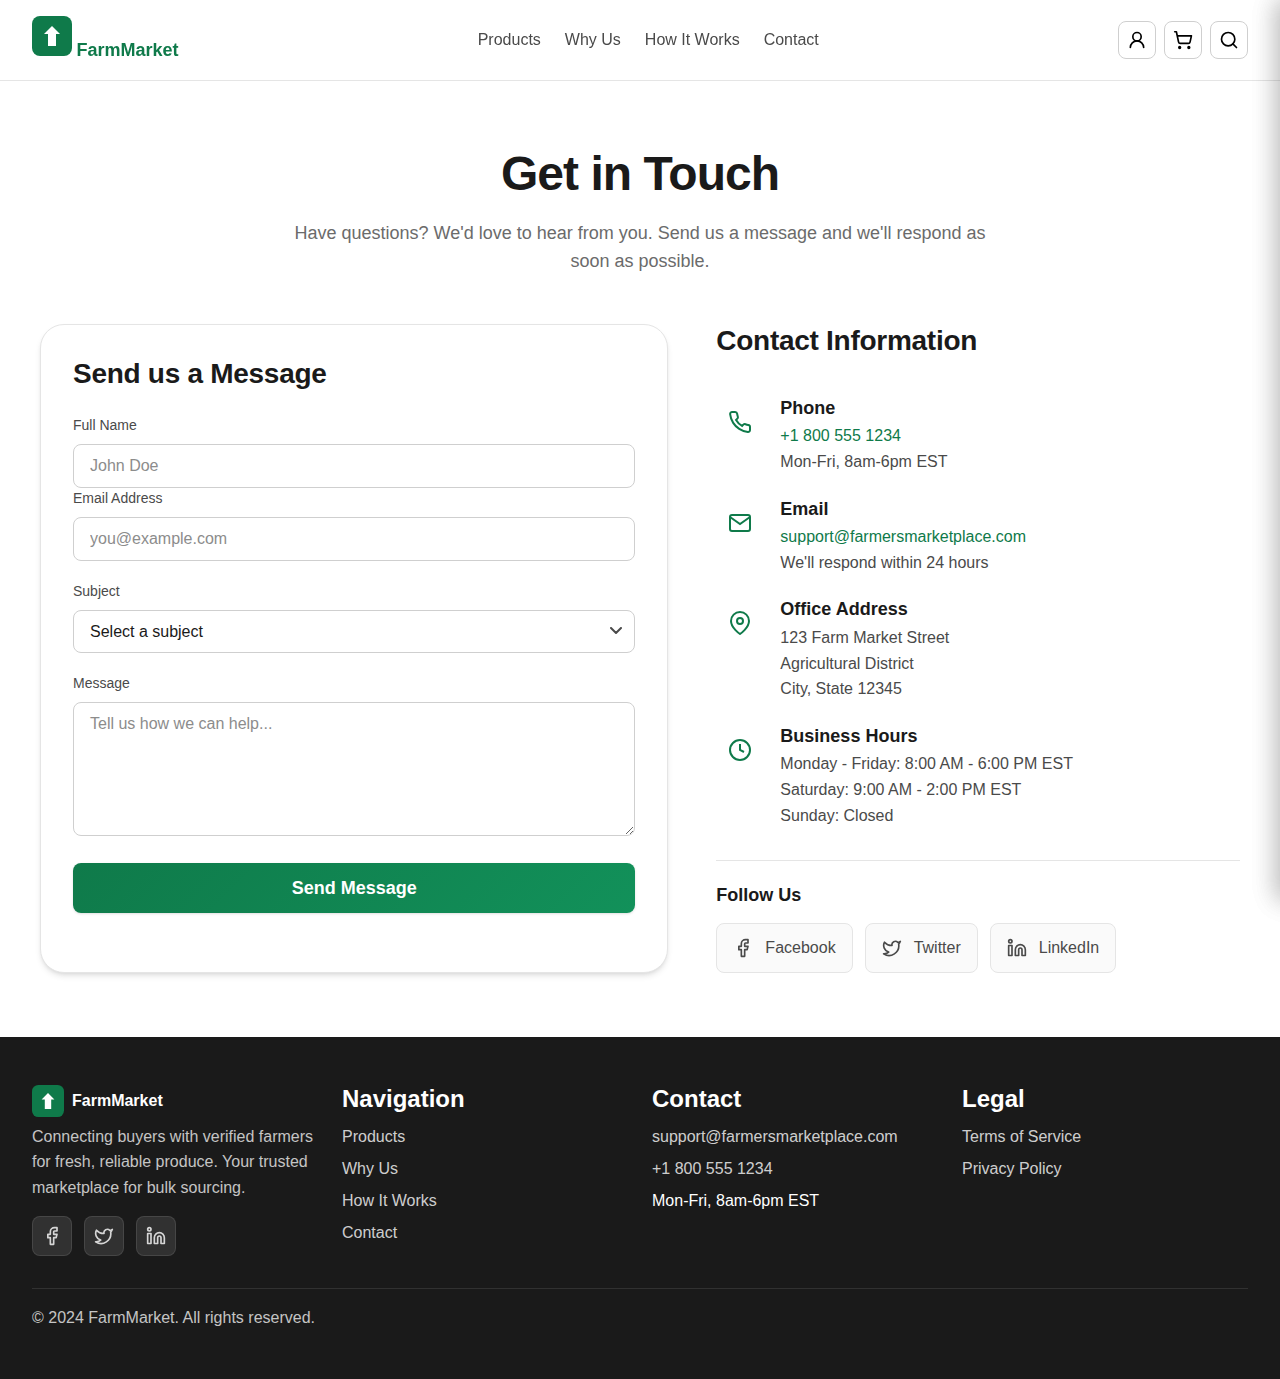
<file: contact.html>
<!DOCTYPE html>
<html lang="en">
<head>
    <meta charset="UTF-8">
    <meta name="viewport" content="width=device-width, initial-scale=1.0">
    <title>Contact Us - FarmMarket</title>
    <link rel="stylesheet" href="styles.css">
    <link rel="stylesheet" href="components.css">
</head>
<body>
    <!-- Header -->
    <header class="header" id="header">
        <div class="container">
            <nav class="navbar" role="navigation" aria-label="Main navigation">
                <div class="navbar-brand">
                    <a href="index.html" aria-label="FarmMarket Home">
                        <svg width="40" height="40" viewBox="0 0 40 40" fill="none" xmlns="http://www.w3.org/2000/svg">
                            <rect width="40" height="40" rx="8" fill="#0F7A4A" />
                            <path d="M20 10L28 18H24V30H16V18H12L20 10Z" fill="white" />
                        </svg>
                        <span class="navbar-logo-text">FarmMarket</span>
                    </a>
                </div>
                <ul class="navbar-menu">
                    <li><a href="products.html">Products</a></li>
                    <li><a href="index.html#why-us">Why Us</a></li>
                    <li><a href="index.html#how-it-works">How It Works</a></li>
                    <li><a href="contact.html">Contact</a></li>
                    <li class="navbar-actions-item"><a href="login.html" class="navbar-icon-btn" aria-label="User account">
                        <img src="icon/user-round.svg" alt="User account" width="20" height="20">
                        <span>Account</span>
                    </a></li>
                    <li class="navbar-actions-item"><button class="navbar-icon-btn cart-icon-btn" id="cart-icon-btn" aria-label="Shopping cart">
                        <img src="icon/shopping-cart.svg" alt="Shopping cart" width="20" height="20">
                        <span class="cart-badge" id="cart-badge">0</span>
                        <span>Cart</span>
                    </button></li>
                    <li class="navbar-actions-item"><button class="navbar-icon-btn search-icon-btn" id="search-btn" aria-label="Search">
                        <img src="icon/search.svg" alt="Search" width="20" height="20">
                        <span>Search</span>
                    </button></li>
                </ul>
                <div class="navbar-actions">
                    <a href="login.html" class="navbar-icon-btn" aria-label="User account">
                        <img src="icon/user-round.svg" alt="User account" width="20" height="20">
                    </a>
                    <button class="navbar-icon-btn cart-icon-btn" id="cart-icon-btn" aria-label="Shopping cart">
                        <img src="icon/shopping-cart.svg" alt="Shopping cart" width="20" height="20">
                        <span class="cart-badge" id="cart-badge">0</span>
                    </button>
                    <button class="navbar-icon-btn search-icon-btn" id="search-btn" aria-label="Search">
                        <img src="icon/search.svg" alt="Search" width="20" height="20">
                    </button>
                </div>
                <button class="navbar-toggle" aria-label="Toggle navigation" aria-expanded="false">
                    <span></span>
                    <span></span>
                    <span></span>
                </button>
            </nav>
        </div>
    </header>

    <!-- Main Content -->
    <main class="contact-page">
        <div class="container">
            <div class="contact-header">
                <h1>Get in Touch</h1>
                <p class="contact-subtitle">Have questions? We'd love to hear from you. Send us a message and we'll respond as soon as possible.</p>
            </div>

            <div class="contact-content">
                <!-- Contact Form -->
                <div class="contact-form-section">
                    <h2>Send us a Message</h2>
                    <form class="contact-form" id="contact-form" onsubmit="handleContactSubmit(event)">
                        <div class="form-row">
                            <div class="form-group">
                                <label for="contact-name" class="form-label">Full Name</label>
                                <input 
                                    type="text" 
                                    id="contact-name" 
                                    name="name" 
                                    class="form-input" 
                                    placeholder="John Doe"
                                    required
                                    autocomplete="name"
                                >
                            </div>
                            <div class="form-group">
                                <label for="contact-email" class="form-label">Email Address</label>
                                <input 
                                    type="email" 
                                    id="contact-email" 
                                    name="email" 
                                    class="form-input" 
                                    placeholder="you@example.com"
                                    required
                                    autocomplete="email"
                                >
                            </div>
                        </div>

                        <div class="form-group">
                            <label for="contact-subject" class="form-label">Subject</label>
                            <select id="contact-subject" name="subject" class="form-input" required>
                                <option value="">Select a subject</option>
                                <option value="general">General Inquiry</option>
                                <option value="support">Customer Support</option>
                                <option value="farmer">Farmer Registration</option>
                                <option value="buyer">Buyer Account</option>
                                <option value="partnership">Partnership Opportunities</option>
                                <option value="technical">Technical Issue</option>
                                <option value="other">Other</option>
                            </select>
                        </div>

                        <div class="form-group">
                            <label for="contact-message" class="form-label">Message</label>
                            <textarea 
                                id="contact-message" 
                                name="message" 
                                class="form-input form-textarea" 
                                rows="6"
                                placeholder="Tell us how we can help..."
                                required
                            ></textarea>
                        </div>

                        <button type="submit" class="btn btn-primary btn-lg btn-block">
                            Send Message
                        </button>
                    </form>
                </div>

                <!-- Contact Information -->
                <div class="contact-info-section">
                    <h2>Contact Information</h2>
                    <div class="contact-info">
                        <div class="contact-info-item">
                            <div class="contact-info-icon">
                                <svg width="24" height="24" viewBox="0 0 24 24" fill="none" stroke="currentColor" stroke-width="2">
                                    <path d="M22 16.92v3a2 2 0 0 1-2.18 2 19.79 19.79 0 0 1-8.63-3.07 19.5 19.5 0 0 1-6-6 19.79 19.79 0 0 1-3.07-8.67A2 2 0 0 1 4.11 2h3a2 2 0 0 1 2 1.72 12.84 12.84 0 0 0 .7 2.81 2 2 0 0 1-.45 2.11L8.09 9.91a16 16 0 0 0 6 6l1.27-1.27a2 2 0 0 1 2.11-.45 12.84 12.84 0 0 0 2.81.7A2 2 0 0 1 22 16.92z"/>
                                </svg>
                            </div>
                            <div class="contact-info-content">
                                <h3>Phone</h3>
                                <p><a href="tel:+18005551234">+1 800 555 1234</a></p>
                                <p class="contact-info-meta">Mon-Fri, 8am-6pm EST</p>
                            </div>
                        </div>

                        <div class="contact-info-item">
                            <div class="contact-info-icon">
                                <svg width="24" height="24" viewBox="0 0 24 24" fill="none" stroke="currentColor" stroke-width="2">
                                    <path d="M4 4h16c1.1 0 2 .9 2 2v12c0 1.1-.9 2-2 2H4c-1.1 0-2-.9-2-2V6c0-1.1.9-2 2-2z"/>
                                    <polyline points="22,6 12,13 2,6"/>
                                </svg>
                            </div>
                            <div class="contact-info-content">
                                <h3>Email</h3>
                                <p><a href="mailto:support@farmersmarketplace.com">support@farmersmarketplace.com</a></p>
                                <p class="contact-info-meta">We'll respond within 24 hours</p>
                            </div>
                        </div>

                        <div class="contact-info-item">
                            <div class="contact-info-icon">
                                <svg width="24" height="24" viewBox="0 0 24 24" fill="none" stroke="currentColor" stroke-width="2">
                                    <path d="M21 10c0 7-9 13-9 13s-9-6-9-13a9 9 0 0 1 18 0z"/>
                                    <circle cx="12" cy="10" r="3"/>
                                </svg>
                            </div>
                            <div class="contact-info-content">
                                <h3>Office Address</h3>
                                <p>123 Farm Market Street<br>Agricultural District<br>City, State 12345</p>
                            </div>
                        </div>

                        <div class="contact-info-item">
                            <div class="contact-info-icon">
                                <svg width="24" height="24" viewBox="0 0 24 24" fill="none" stroke="currentColor" stroke-width="2">
                                    <circle cx="12" cy="12" r="10"/>
                                    <polyline points="12 6 12 12 16 14"/>
                                </svg>
                            </div>
                            <div class="contact-info-content">
                                <h3>Business Hours</h3>
                                <p>Monday - Friday: 8:00 AM - 6:00 PM EST<br>Saturday: 9:00 AM - 2:00 PM EST<br>Sunday: Closed</p>
                            </div>
                        </div>
                    </div>

                    <div class="contact-social">
                        <h3>Follow Us</h3>
                        <div class="contact-social-links">
                            <a href="#" aria-label="Facebook" class="contact-social-link">
                                <img src="icon/facebook.svg" alt="Facebook" width="24" height="24">
                                <span>Facebook</span>
                            </a>
                            <a href="#" aria-label="Twitter" class="contact-social-link">
                                <img src="icon/twitter.svg" alt="Twitter" width="24" height="24">
                                <span>Twitter</span>
                            </a>
                            <a href="#" aria-label="LinkedIn" class="contact-social-link">
                                <img src="icon/linkedin.svg" alt="LinkedIn" width="24" height="24">
                                <span>LinkedIn</span>
                            </a>
                        </div>
                    </div>
                </div>
            </div>
        </div>
    </main>

    <!-- Footer -->
    <footer class="footer">
        <div class="container">
            <div class="footer-grid">
                <div class="footer-column">
                    <div class="footer-brand">
                        <svg width="32" height="32" viewBox="0 0 40 40" fill="none" xmlns="http://www.w3.org/2000/svg">
                            <rect width="40" height="40" rx="8" fill="#0F7A4A" />
                            <path d="M20 10L28 18H24V30H16V18H12L20 10Z" fill="white" />
                        </svg>
                        <span>FarmMarket</span>
                    </div>
                    <p class="footer-description">Connecting buyers with verified farmers for fresh, reliable produce.
                        Your trusted marketplace for bulk sourcing.</p>
                    <div class="footer-social">
                        <a href="#" aria-label="Facebook" class="footer-social-link">
                            <img src="icon/facebook.svg" alt="Facebook" width="24" height="24">
                        </a>
                        <a href="#" aria-label="Twitter" class="footer-social-link">
                            <img src="icon/twitter.svg" alt="Twitter" width="24" height="24">
                        </a>
                        <a href="#" aria-label="LinkedIn" class="footer-social-link">
                            <img src="icon/linkedin.svg" alt="LinkedIn" width="24" height="24">
                        </a>
                    </div>
                </div>

                <div class="footer-column">
                    <h4 class="footer-heading">Navigation</h4>
                    <ul class="footer-links">
                        <li><a href="products.html">Products</a></li>
                        <li><a href="index.html#why-us">Why Us</a></li>
                        <li><a href="index.html#how-it-works">How It Works</a></li>
                        <li><a href="contact.html">Contact</a></li>
                    </ul>
                </div>

                <div class="footer-column" id="contact">
                    <h4 class="footer-heading">Contact</h4>
                    <ul class="footer-links">
                        <li><a href="mailto:support@farmersmarketplace.com">support@farmersmarketplace.com</a></li>
                        <li><a href="tel:+18005551234">+1 800 555 1234</a></li>
                        <li>Mon-Fri, 8am-6pm EST</li>
                    </ul>
                </div>

                <div class="footer-column">
                    <h4 class="footer-heading">Legal</h4>
                    <ul class="footer-links">
                        <li><a href="terms-of-service.html">Terms of Service</a></li>
                        <li><a href="privacy-policy.html">Privacy Policy</a></li>
                    </ul>
                </div>
            </div>
            <div class="footer-bottom">
                <p>&copy; 2024 FarmMarket. All rights reserved.</p>
            </div>
        </div>
    </footer>

    <!-- Cart Sidebar -->
    <div id="cart-overlay" class="cart-overlay"></div>
    <div id="cart-sidebar" class="cart-sidebar">
        <div class="cart-header">
            <h2>Shopping Cart</h2>
            <button id="cart-close" class="cart-close-btn" aria-label="Close cart">
                <svg width="24" height="24" viewBox="0 0 24 24" fill="none" stroke="currentColor" stroke-width="2">
                    <path d="M18 6L6 18M6 6L18 18" />
                </svg>
            </button>
        </div>
        <div class="cart-content">
            <div id="cart-empty" class="cart-empty">
                <img src="icon/shopping-cart.svg" alt="Shopping cart" width="64" height="64">
                <p>Your cart is empty</p>
                <a href="products.html" class="btn btn-primary" onclick="closeCart()">Browse Products</a>
            </div>
            <div id="cart-items" class="cart-items">
                <!-- Cart items will be rendered here -->
            </div>
        </div>
        <div id="cart-footer" class="cart-footer">
            <div class="cart-total">
                <span class="cart-total-label">Total:</span>
                <span class="cart-total-amount" id="cart-total">₦0.00</span>
            </div>
            <button class="btn btn-yellow btn-lg btn-block" onclick="handleCheckout()">Proceed to Checkout</button>
            <button class="btn btn-ghost btn-block" onclick="clearCart()">Clear Cart</button>
        </div>
    </div>

    <!-- Search Sidebar -->
    <div id="search-overlay" class="cart-overlay"></div>
    <div id="search-sidebar" class="cart-sidebar">
        <div class="cart-header">
            <h2>Search Products</h2>
            <button id="search-close" class="cart-close-btn" aria-label="Close search">
                <svg width="24" height="24" viewBox="0 0 24 24" fill="none" stroke="currentColor" stroke-width="2">
                    <path d="M18 6L6 18M6 6L18 18" />
                </svg>
            </button>
        </div>
        <div class="cart-content">
            <div style="padding: var(--space-6); border-bottom: 1px solid var(--color-neutral-200);">
                <div style="position: relative; display: flex; align-items: center;">
                    <svg style="position: absolute; left: var(--space-4); color: var(--color-neutral-400); pointer-events: none;" width="20" height="20" viewBox="0 0 24 24" fill="none" stroke="currentColor" stroke-width="2">
                        <circle cx="11" cy="11" r="8"/>
                        <path d="M21 21L16.65 16.65"/>
                    </svg>
                    <input 
                        type="text" 
                        id="search-input" 
                        style="width: 100%; padding: var(--space-3) var(--space-3) var(--space-3) calc(var(--space-4) + 20px + var(--space-2)); border: 1px solid var(--color-neutral-300); border-radius: var(--radius-md); font-size: var(--font-size-base); color: var(--color-neutral-900); background: var(--color-neutral-50); transition: all var(--duration-normal) var(--ease-out);"
                        placeholder="Search products, locations, descriptions..."
                        autocomplete="off"
                        aria-label="Search products"
                    >
                </div>
            </div>
            <div id="search-results-count" style="display: none; font-size: var(--font-size-sm); font-weight: var(--font-weight-semibold); color: var(--color-neutral-600); margin-bottom: var(--space-4); padding: var(--space-4) var(--space-4) var(--space-2); border-bottom: 1px solid var(--color-neutral-200);"></div>
            <div id="search-no-results" class="cart-empty" style="display: none;">
                <svg width="64" height="64" viewBox="0 0 24 24" fill="none" stroke="currentColor" stroke-width="1.5">
                    <circle cx="11" cy="11" r="8"/>
                    <path d="M21 21L16.65 16.65"/>
                </svg>
                <p>No products found</p>
                <span style="font-size: var(--font-size-sm); color: var(--color-neutral-500);">Try different keywords or browse all products</span>
            </div>
            <div id="search-results" style="display: none; gap: var(--space-4); padding: var(--space-4);">
                <!-- Search results will be displayed here -->
            </div>
        </div>
    </div>

    <!-- Load UI Components (Loader & Modals) -->
    <script src="load-ui-components.js"></script>
    <!-- Products Data -->
    <script src="products-data.js"></script>
    <!-- UI Components Functions -->
    <script src="ui-components.js"></script>
    <!-- Navigation Script -->
    <script src="navigation.js"></script>
    <!-- Cart Script -->
    <script src="cart.js"></script>
    <!-- Search Script -->
    <script src="search.js"></script>
    <script>
        function handleContactSubmit(event) {
            event.preventDefault();
            
            const form = event.target;
            const formData = new FormData(form);
            const data = {
                name: formData.get('name'),
                email: formData.get('email'),
                subject: formData.get('subject'),
                message: formData.get('message')
            };

            // Show loader
            if (typeof showLoader === 'function') {
                showLoader('Sending your message...');
            }

            // Simulate form submission (replace with actual API call)
            setTimeout(() => {
                if (typeof hideLoader === 'function') {
                    hideLoader();
                }
                
                if (typeof showSuccessModal === 'function') {
                    showSuccessModal(
                        'Message Sent!',
                        'Thank you for contacting us. We\'ll get back to you within 24 hours.',
                        () => {
                            form.reset();
                        }
                    );
                } else {
                    alert('Thank you for your message! We\'ll get back to you soon.');
                    form.reset();
                }
            }, 1500);
        }

        function handleCheckout() {
            if (cart.length === 0) {
                showErrorModal('Empty Cart', 'Your cart is empty. Add some products before checkout.');
                return;
            }
            showInfoModal('Checkout Coming Soon', 'Checkout functionality will be available soon. Thank you for your interest!');
        }
    </script>
</body>
</html>
</file>
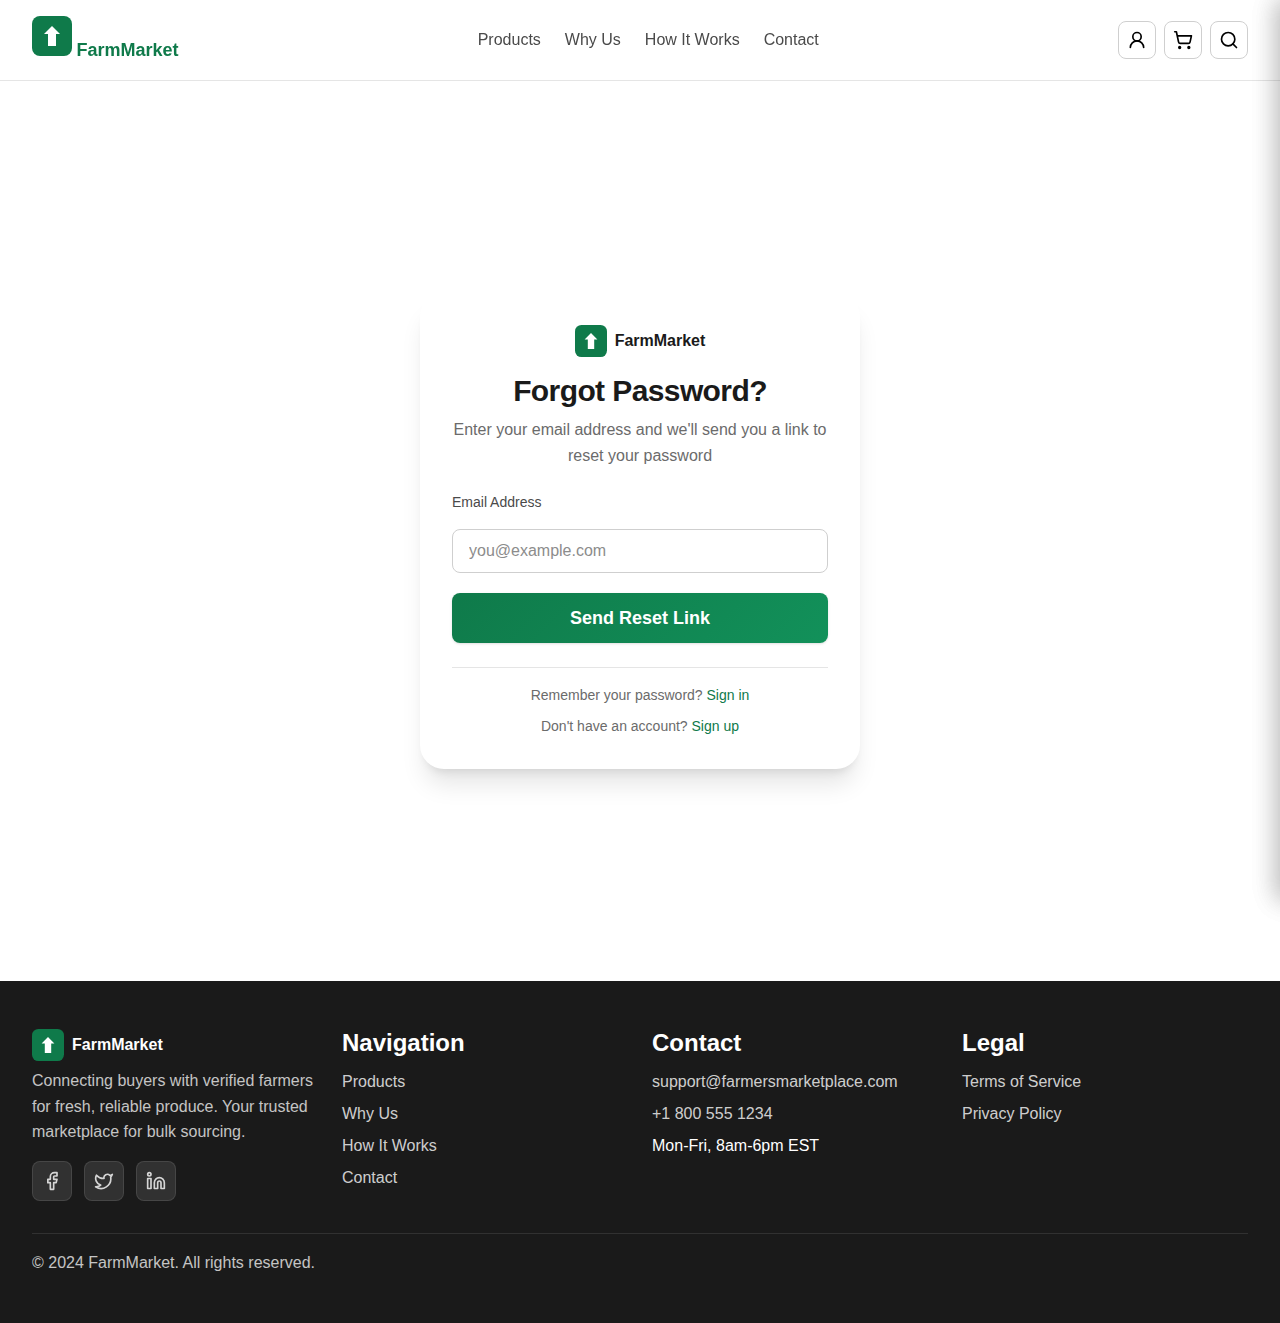
<file: forgot-password.html>
<!DOCTYPE html>
<html lang="en">

<head>
    <meta charset="UTF-8">
    <meta name="viewport" content="width=device-width, initial-scale=1.0">
    <title>Forgot Password | FarmMarket</title>
    <meta name="description" content="Reset your FarmMarket account password.">

    <!-- Styles -->
    <link rel="stylesheet" href="styles.css">
    <link rel="stylesheet" href="components.css">

    <style>
        .auth-page {
            min-height: 100vh;
            display: grid;
            place-items: center;
            padding: var(--space-6);
            background: linear-gradient(135deg, var(--color-primary-50) 0%, var(--color-bg-primary) 100%);
        }

        .auth-container {
            width: 100%;
            max-width: 440px;
        }

        .auth-card {
            background: white;
            border-radius: var(--radius-xl);
            box-shadow: var(--shadow-xl);
            padding: var(--space-8);
            display: grid;
            gap: var(--space-6);
        }

        .auth-header {
            text-align: center;
        }

        .auth-logo {
            display: inline-flex;
            align-items: center;
            gap: var(--space-2);
            margin-bottom: var(--space-4);
        }

        .auth-title {
            font-size: var(--font-size-3xl);
            font-weight: var(--font-weight-bold);
            color: var(--color-neutral-900);
            margin: 0 0 var(--space-2);
        }

        .auth-subtitle {
            font-size: var(--font-size-base);
            color: var(--color-neutral-600);
            margin: 0;
        }

        .auth-form {
            display: grid;
            gap: var(--space-5);
        }

        .form-group {
            display: grid;
            gap: var(--space-2);
        }

        .form-link {
            font-size: var(--font-size-sm);
            color: var(--color-primary-600);
            text-decoration: none;
            font-weight: var(--font-weight-medium);
        }

        .form-link:hover {
            color: var(--color-primary-500);
            text-decoration: underline;
        }

        .auth-footer {
            text-align: center;
            padding-top: var(--space-4);
            border-top: 1px solid var(--color-neutral-200);
        }

        .auth-footer-text {
            font-size: var(--font-size-sm);
            color: var(--color-neutral-600);
            margin: 0;
        }

        @media (max-width: 640px) {
            .auth-card {
                padding: var(--space-6);
            }
        }
    </style>
</head>

<body>
    <!-- Header -->
    <header class="header" id="header">
        <div class="container">
            <nav class="navbar" role="navigation" aria-label="Main navigation">
                <div class="navbar-brand">
                    <a href="index.html" aria-label="FarmMarket Home">
                        <svg width="40" height="40" viewBox="0 0 40 40" fill="none" xmlns="http://www.w3.org/2000/svg">
                            <rect width="40" height="40" rx="8" fill="#0F7A4A" />
                            <path d="M20 10L28 18H24V30H16V18H12L20 10Z" fill="white" />
                        </svg>
                        <span class="navbar-logo-text">FarmMarket</span>
                    </a>
                </div>
                <ul class="navbar-menu">
                    <li><a href="products.html">Products</a></li>
                    <li><a href="index.html#why-us">Why Us</a></li>
                    <li><a href="index.html#how-it-works">How It Works</a></li>
                    <li><a href="contact.html">Contact</a></li>
                    <li class="navbar-actions-item"><a href="login.html" class="navbar-icon-btn" aria-label="User account">
                        <img src="icon/user-round.svg" alt="User account" width="20" height="20">
                        <span>Account</span>
                    </a></li>
                    <li class="navbar-actions-item"><button class="navbar-icon-btn cart-icon-btn" id="cart-icon-btn" aria-label="Shopping cart">
                        <img src="icon/shopping-cart.svg" alt="Shopping cart" width="20" height="20">
                        <span class="cart-badge" id="cart-badge">0</span>
                        <span>Cart</span>
                    </button></li>
                    <li class="navbar-actions-item"><button class="navbar-icon-btn search-icon-btn" id="search-btn" aria-label="Search">
                        <img src="icon/search.svg" alt="Search" width="20" height="20">
                        <span>Search</span>
                    </button></li>
                </ul>
                <div class="navbar-actions">
                    <a href="login.html" class="navbar-icon-btn" aria-label="User account">
                        <img src="icon/user-round.svg" alt="User account" width="20" height="20">
                    </a>
                    <button class="navbar-icon-btn cart-icon-btn" id="cart-icon-btn" aria-label="Shopping cart">
                        <img src="icon/shopping-cart.svg" alt="Shopping cart" width="20" height="20">
                        <span class="cart-badge" id="cart-badge">0</span>
                    </button>
                    <button class="navbar-icon-btn search-icon-btn" id="search-btn" aria-label="Search">
                        <img src="icon/search.svg" alt="Search" width="20" height="20">
                    </button>
                </div>
                <button class="navbar-toggle" aria-label="Toggle navigation" aria-expanded="false">
                    <span></span>
                    <span></span>
                    <span></span>
                </button>
            </nav>
        </div>
    </header>

    <!-- Auth Page Content -->
    <main class="auth-page">
        <div class="auth-container">
            <div class="auth-card">
                <div class="auth-header">
                    <div class="auth-logo">
                        <svg width="32" height="32" viewBox="0 0 40 40" fill="none" xmlns="http://www.w3.org/2000/svg">
                            <rect width="40" height="40" rx="8" fill="#0F7A4A" />
                            <path d="M20 10L28 18H24V30H16V18H12L20 10Z" fill="white" />
                        </svg>
                        <span
                            style="font-weight: var(--font-weight-bold); color: var(--color-neutral-900);">FarmMarket</span>
                    </div>
                    <h1 class="auth-title">Forgot Password?</h1>
                    <p class="auth-subtitle">Enter your email address and we'll send you a link to reset your password
                    </p>
                </div>

                <form class="auth-form" id="forgot-password-form" onsubmit="handleForgotPassword(event)">
                    <div class="form-group">
                        <label for="reset-email" class="form-label">Email Address</label>
                        <input type="email" id="reset-email" name="email" class="form-input"
                            placeholder="you@example.com" required autocomplete="email">
                    </div>

                    <button type="submit" class="btn btn-primary btn-lg" style="width: 100%;">
                        Send Reset Link
                    </button>
                </form>

                <div class="auth-footer">
                    <p class="auth-footer-text">
                        Remember your password? <a href="login.html" class="form-link">Sign in</a>
                    </p>
                    <p class="auth-footer-text" style="margin-top: var(--space-2);">
                        Don't have an account? <a href="signup.html" class="form-link">Sign up</a>
                    </p>
                </div>
            </div>
        </div>
    </main>

    <!-- Footer -->
    <footer class="footer">
        <div class="container">
            <div class="footer-grid">
                <div class="footer-column">
                    <div class="footer-brand">
                        <svg width="32" height="32" viewBox="0 0 40 40" fill="none" xmlns="http://www.w3.org/2000/svg">
                            <rect width="40" height="40" rx="8" fill="#0F7A4A" />
                            <path d="M20 10L28 18H24V30H16V18H12L20 10Z" fill="white" />
                        </svg>
                        <span>FarmMarket</span>
                    </div>
                    <p class="footer-description">Connecting buyers with verified farmers for fresh, reliable produce.
                        Your trusted marketplace for bulk sourcing.</p>
                    <div class="footer-social">
                        <a href="#" aria-label="Facebook" class="footer-social-link">
                            <img src="icon/facebook.svg" alt="Facebook" width="24" height="24">
                        </a>
                        <a href="#" aria-label="Twitter" class="footer-social-link">
                            <img src="icon/twitter.svg" alt="Twitter" width="24" height="24">
                        </a>
                        <a href="#" aria-label="LinkedIn" class="footer-social-link">
                            <img src="icon/linkedin.svg" alt="LinkedIn" width="24" height="24">
                        </a>
                    </div>
                </div>

                <div class="footer-column">
                    <h4 class="footer-heading">Navigation</h4>
                    <ul class="footer-links">
                        <li><a href="products.html">Products</a></li>
                        <li><a href="index.html#why-us">Why Us</a></li>
                        <li><a href="index.html#how-it-works">How It Works</a></li>
                        <li><a href="contact.html">Contact</a></li>
                    </ul>
                </div>

                <div class="footer-column" id="contact">
                    <h4 class="footer-heading">Contact</h4>
                    <ul class="footer-links">
                        <li><a href="mailto:support@farmersmarketplace.com">support@farmersmarketplace.com</a></li>
                        <li><a href="tel:+18005551234">+1 800 555 1234</a></li>
                        <li>Mon-Fri, 8am-6pm EST</li>
                    </ul>
                </div>

                <div class="footer-column">
                    <h4 class="footer-heading">Legal</h4>
                    <ul class="footer-links">
                        <li><a href="terms-of-service.html">Terms of Service</a></li>
                        <li><a href="privacy-policy.html">Privacy Policy</a></li>
                    </ul>
                </div>
            </div>
            <div class="footer-bottom">
                <p>&copy; 2024 FarmMarket. All rights reserved.</p>
            </div>
        </div>
    </footer>

    <!-- Cart Sidebar -->
    <div id="cart-overlay" class="cart-overlay"></div>
    <div id="cart-sidebar" class="cart-sidebar">
        <div class="cart-header">
            <h2>Shopping Cart</h2>
            <button id="cart-close" class="cart-close-btn" aria-label="Close cart">
                <svg width="24" height="24" viewBox="0 0 24 24" fill="none" stroke="currentColor" stroke-width="2">
                    <path d="M18 6L6 18M6 6L18 18" />
                </svg>
            </button>
        </div>
        <div class="cart-content">
            <div id="cart-empty" class="cart-empty">
                <img src="icon/shopping-cart.svg" alt="Shopping cart" width="64" height="64">
                <p>Your cart is empty</p>
                <a href="products.html" class="btn btn-primary" onclick="closeCart()">Browse Products</a>
            </div>
            <div id="cart-items" class="cart-items">
                <!-- Cart items will be rendered here -->
            </div>
        </div>
        <div id="cart-footer" class="cart-footer">
            <div class="cart-total">
                <span class="cart-total-label">Total:</span>
                <span class="cart-total-amount" id="cart-total">₦0.00</span>
            </div>
            <button class="btn btn-yellow btn-lg btn-block" onclick="handleCheckout()">Proceed to Checkout</button>
            <button class="btn btn-ghost btn-block" onclick="clearCart()">Clear Cart</button>
        </div>
    </div>

    <!-- Search Sidebar -->
    <div id="search-overlay" class="cart-overlay"></div>
    <div id="search-sidebar" class="cart-sidebar">
        <div class="cart-header">
            <h2>Search Products</h2>
            <button id="search-close" class="cart-close-btn" aria-label="Close search">
                <svg width="24" height="24" viewBox="0 0 24 24" fill="none" stroke="currentColor" stroke-width="2">
                    <path d="M18 6L6 18M6 6L18 18" />
                </svg>
            </button>
        </div>
        <div class="cart-content">
            <div style="padding: var(--space-6); border-bottom: 1px solid var(--color-neutral-200);">
                <div style="position: relative; display: flex; align-items: center;">
                    <svg style="position: absolute; left: var(--space-4); color: var(--color-neutral-400); pointer-events: none;"
                        width="20" height="20" viewBox="0 0 24 24" fill="none" stroke="currentColor" stroke-width="2">
                        <circle cx="11" cy="11" r="8" />
                        <path d="M21 21L16.65 16.65" />
                    </svg>
                    <input type="text" id="search-input"
                        style="width: 100%; padding: var(--space-3) var(--space-3) var(--space-3) calc(var(--space-4) + 20px + var(--space-2)); border: 1px solid var(--color-neutral-300); border-radius: var(--radius-md); font-size: var(--font-size-base); color: var(--color-neutral-900); background: var(--color-neutral-50); transition: all var(--duration-normal) var(--ease-out);"
                        placeholder="Search products, locations, descriptions..." autocomplete="off"
                        aria-label="Search products">
                </div>
            </div>
            <div id="search-results-count"
                style="display: none; font-size: var(--font-size-sm); font-weight: var(--font-weight-semibold); color: var(--color-neutral-600); margin-bottom: var(--space-4); padding: var(--space-4) var(--space-4) var(--space-2); border-bottom: 1px solid var(--color-neutral-200);">
            </div>
            <div id="search-no-results" class="cart-empty" style="display: none;">
                <svg width="64" height="64" viewBox="0 0 24 24" fill="none" stroke="currentColor" stroke-width="1.5">
                    <circle cx="11" cy="11" r="8" />
                    <path d="M21 21L16.65 16.65" />
                </svg>
                <p>No products found</p>
                <span style="font-size: var(--font-size-sm); color: var(--color-neutral-500);">Try different keywords or
                    browse all products</span>
            </div>
            <div id="search-results" style="display: none; gap: var(--space-4); padding: var(--space-4);">
                <!-- Search results will be displayed here -->
            </div>
        </div>
    </div>

    <!-- Load UI Components (Loader & Modals) -->
    <script src="load-ui-components.js"></script>
    <!-- Products Data -->
    <script src="products-data.js"></script>
    <!-- UI Components Functions -->
    <script src="ui-components.js"></script>
    <!-- Navigation Script -->
    <script src="navigation.js"></script>
    <!-- Cart Script -->
    <script src="cart.js"></script>
    <!-- Search Script -->
    <script src="search.js"></script>
    <!-- Auth Script -->
    <script src="auth.js"></script>
    <script>
        // Handle checkout
        function handleCheckout() {
            if (cart.length === 0) {
                showErrorModal('Empty Cart', 'Your cart is empty. Add some products before checkout.');
                return;
            }
            showInfoModal('Checkout Coming Soon', 'Checkout functionality will be available soon. Thank you for your interest!');
        }
    </script>
</body>

</html>
</file>
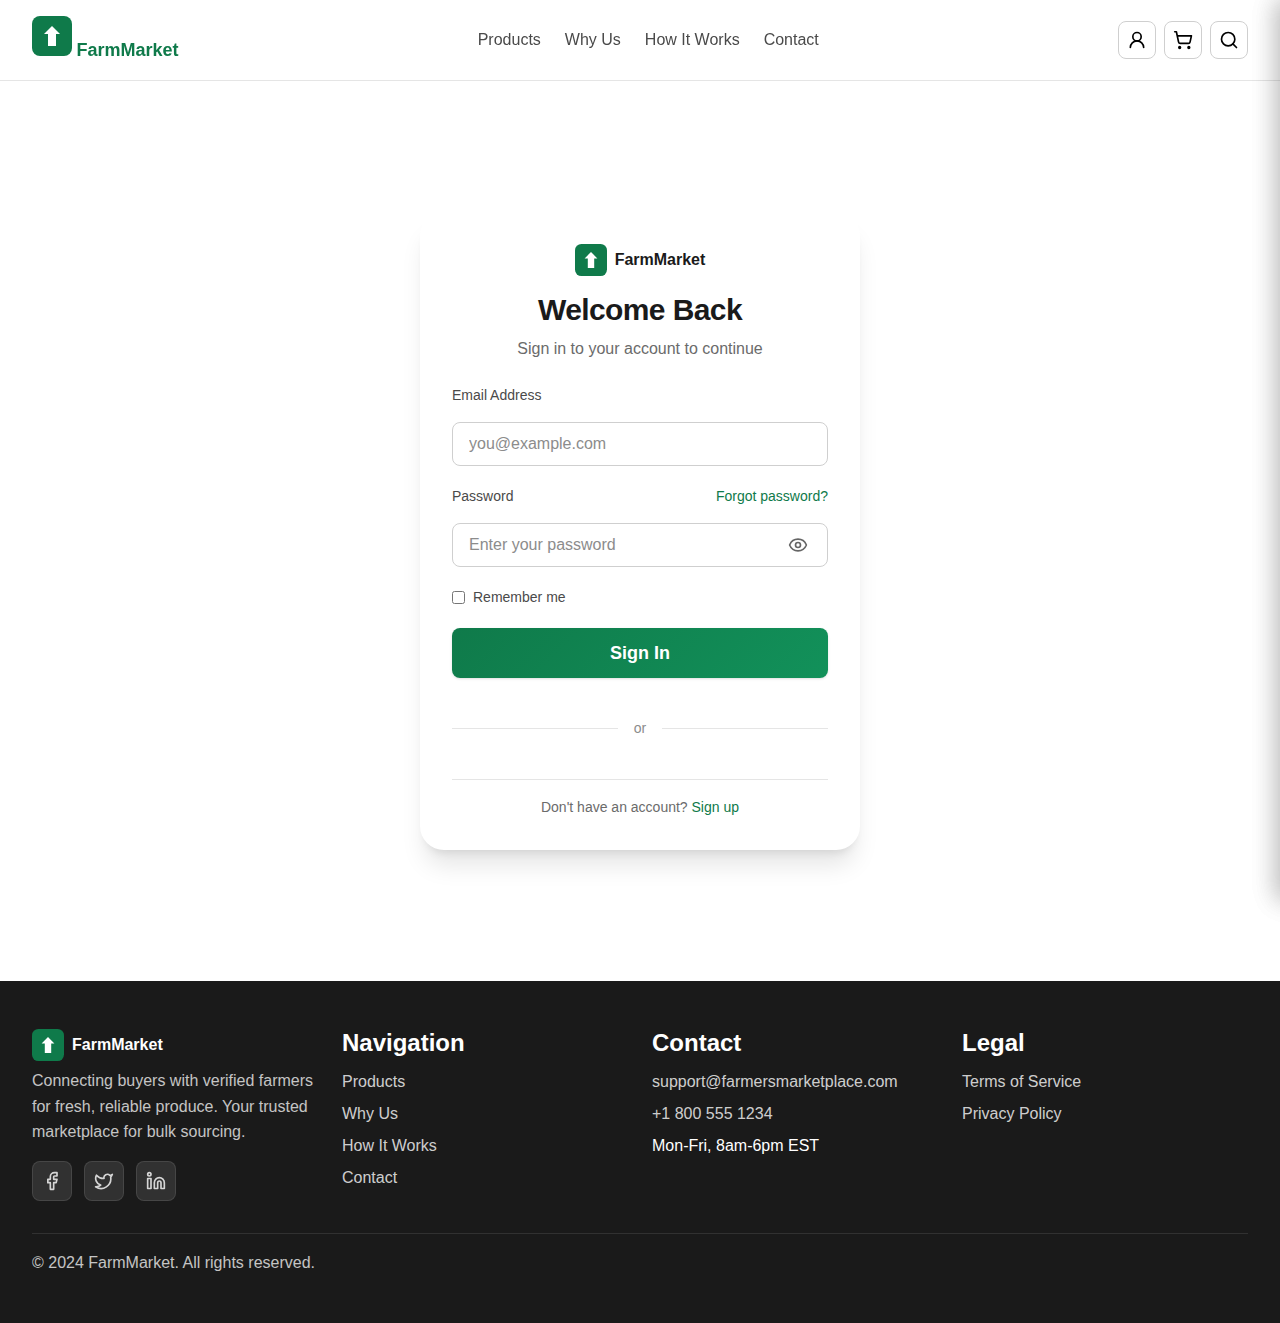
<file: login.html>
<!DOCTYPE html>
<html lang="en">
<head>
    <meta charset="UTF-8">
    <meta name="viewport" content="width=device-width, initial-scale=1.0">
    <title>Login | FarmMarket</title>
    <meta name="description" content="Login to your FarmMarket account to access your dashboard and manage your orders.">
    
    <!-- Styles -->
    <link rel="stylesheet" href="styles.css">
    <link rel="stylesheet" href="components.css">
    
    <style>
        .auth-page {
            min-height: 100vh;
            display: grid;
            place-items: center;
            padding: var(--space-6);
            background: linear-gradient(135deg, var(--color-primary-50) 0%, var(--color-bg-primary) 100%);
        }

        .auth-container {
            width: 100%;
            max-width: 440px;
        }

        .auth-card {
            background: white;
            border-radius: var(--radius-xl);
            box-shadow: var(--shadow-xl);
            padding: var(--space-8);
            display: grid;
            gap: var(--space-6);
        }

        .auth-header {
            text-align: center;
        }

        .auth-logo {
            display: inline-flex;
            align-items: center;
            gap: var(--space-2);
            margin-bottom: var(--space-4);
        }

        .auth-title {
            font-size: var(--font-size-3xl);
            font-weight: var(--font-weight-bold);
            color: var(--color-neutral-900);
            margin: 0 0 var(--space-2);
        }

        .auth-subtitle {
            font-size: var(--font-size-base);
            color: var(--color-neutral-600);
            margin: 0;
        }

        .auth-form {
            display: grid;
            gap: var(--space-5);
        }

        .form-group {
            display: grid;
            gap: var(--space-2);
        }

        .form-actions {
            display: flex;
            align-items: center;
            justify-content: space-between;
            gap: var(--space-4);
            flex-wrap: wrap;
        }

        .form-link {
            font-size: var(--font-size-sm);
            color: var(--color-primary-600);
            text-decoration: none;
            font-weight: var(--font-weight-medium);
        }

        .form-link:hover {
            color: var(--color-primary-500);
            text-decoration: underline;
        }

        .auth-divider {
            display: flex;
            align-items: center;
            gap: var(--space-4);
            margin: var(--space-4) 0;
        }

        .auth-divider::before,
        .auth-divider::after {
            content: '';
            flex: 1;
            height: 1px;
            background: var(--color-neutral-200);
        }

        .auth-divider-text {
            font-size: var(--font-size-sm);
            color: var(--color-neutral-500);
        }

        .auth-footer {
            text-align: center;
            padding-top: var(--space-4);
            border-top: 1px solid var(--color-neutral-200);
        }

        .auth-footer-text {
            font-size: var(--font-size-sm);
            color: var(--color-neutral-600);
            margin: 0;
        }

        .password-toggle {
            position: relative;
        }

        .password-toggle-btn {
            position: absolute;
            right: var(--space-3);
            top: 50%;
            transform: translateY(-50%);
            background: transparent;
            border: none;
            color: var(--color-neutral-500);
            cursor: pointer;
            padding: var(--space-2);
            display: flex;
            align-items: center;
            justify-content: center;
            transition: color var(--duration-normal) var(--ease-out);
        }

        .password-toggle-btn:hover {
            color: var(--color-neutral-700);
        }

        @media (max-width: 640px) {
            .auth-card {
                padding: var(--space-6);
            }

            .form-actions {
                flex-direction: column;
                align-items: stretch;
            }

            .form-actions .btn {
                width: 100%;
            }
        }
    </style>
</head>
<body>
    <!-- Header -->
    <header class="header" id="header">
        <div class="container">
            <nav class="navbar" role="navigation" aria-label="Main navigation">
                <div class="navbar-brand">
                    <a href="index.html" aria-label="FarmMarket Home">
                        <svg width="40" height="40" viewBox="0 0 40 40" fill="none" xmlns="http://www.w3.org/2000/svg">
                            <rect width="40" height="40" rx="8" fill="#0F7A4A" />
                            <path d="M20 10L28 18H24V30H16V18H12L20 10Z" fill="white" />
                        </svg>
                        <span class="navbar-logo-text">FarmMarket</span>
                    </a>
                </div>
                <ul class="navbar-menu">
                    <li><a href="products.html">Products</a></li>
                    <li><a href="index.html#why-us">Why Us</a></li>
                    <li><a href="index.html#how-it-works">How It Works</a></li>
                    <li><a href="contact.html">Contact</a></li>
                    <li class="navbar-actions-item"><a href="login.html" class="navbar-icon-btn" aria-label="User account">
                        <img src="icon/user-round.svg" alt="User account" width="20" height="20">
                        <span>Account</span>
                    </a></li>
                    <li class="navbar-actions-item"><button class="navbar-icon-btn cart-icon-btn" id="cart-icon-btn" aria-label="Shopping cart">
                        <img src="icon/shopping-cart.svg" alt="Shopping cart" width="20" height="20">
                        <span class="cart-badge" id="cart-badge">0</span>
                        <span>Cart</span>
                    </button></li>
                    <li class="navbar-actions-item"><button class="navbar-icon-btn search-icon-btn" id="search-btn" aria-label="Search">
                        <img src="icon/search.svg" alt="Search" width="20" height="20">
                        <span>Search</span>
                    </button></li>
                </ul>
                <div class="navbar-actions">
                    <a href="login.html" class="navbar-icon-btn" aria-label="User account">
                        <img src="icon/user-round.svg" alt="User account" width="20" height="20">
                    </a>
                    <button class="navbar-icon-btn cart-icon-btn" id="cart-icon-btn" aria-label="Shopping cart">
                        <img src="icon/shopping-cart.svg" alt="Shopping cart" width="20" height="20">
                        <span class="cart-badge" id="cart-badge">0</span>
                    </button>
                    <button class="navbar-icon-btn search-icon-btn" id="search-btn" aria-label="Search">
                        <img src="icon/search.svg" alt="Search" width="20" height="20">
                    </button>
                </div>
                <button class="navbar-toggle" aria-label="Toggle navigation" aria-expanded="false">
                    <span></span>
                    <span></span>
                    <span></span>
                </button>
            </nav>
        </div>
    </header>

    <!-- Auth Page Content -->
    <main class="auth-page">
        <div class="auth-container">
            <div class="auth-card">
                <div class="auth-header">
                    <div class="auth-logo">
                        <svg width="32" height="32" viewBox="0 0 40 40" fill="none" xmlns="http://www.w3.org/2000/svg">
                            <rect width="40" height="40" rx="8" fill="#0F7A4A" />
                            <path d="M20 10L28 18H24V30H16V18H12L20 10Z" fill="white" />
                        </svg>
                        <span style="font-weight: var(--font-weight-bold); color: var(--color-neutral-900);">FarmMarket</span>
                    </div>
                    <h1 class="auth-title">Welcome Back</h1>
                    <p class="auth-subtitle">Sign in to your account to continue</p>
                </div>

                <form class="auth-form" id="login-form" onsubmit="handleLogin(event)">
                    <div class="form-group">
                        <label for="email" class="form-label">Email Address</label>
                        <input 
                            type="email" 
                            id="email" 
                            name="email" 
                            class="form-input" 
                            placeholder="you@example.com"
                            required
                            autocomplete="email"
                        >
                    </div>

                    <div class="form-group">
                        <div style="display: flex; align-items: center; justify-content: space-between; margin-bottom: var(--space-2);">
                            <label for="password" class="form-label" style="margin: 0;">Password</label>
                            <a href="forgot-password.html" class="form-link">Forgot password?</a>
                        </div>
                        <div class="password-toggle">
                            <input 
                                type="password" 
                                id="password" 
                                name="password" 
                                class="form-input" 
                                placeholder="Enter your password"
                                required
                                autocomplete="current-password"
                            >
                            <button type="button" class="password-toggle-btn" onclick="togglePassword('password')" aria-label="Toggle password visibility">
                                <img id="password-toggle-icon" src="icon/eye.svg" alt="Show password" width="20" height="20">
                            </button>
                        </div>
                    </div>

                    <div class="form-group">
                        <label style="display: flex; align-items: center; gap: var(--space-2); cursor: pointer;">
                            <input type="checkbox" name="remember" id="remember" style="width: auto;">
                            <span style="font-size: var(--font-size-sm); color: var(--color-neutral-700);">Remember me</span>
                        </label>
                    </div>

                    <button type="submit" class="btn btn-primary btn-lg" style="width: 100%;">
                        Sign In
                    </button>
                </form>

                <div class="auth-divider">
                    <span class="auth-divider-text">or</span>
                </div>

                <div class="auth-footer">
                    <p class="auth-footer-text">
                        Don't have an account? <a href="signup.html" class="form-link">Sign up</a>
                    </p>
                </div>
            </div>
        </div>
    </main>

    <!-- Footer -->
    <footer class="footer">
        <div class="container">
            <div class="footer-grid">
                <div class="footer-column">
                    <div class="footer-brand">
                        <svg width="32" height="32" viewBox="0 0 40 40" fill="none" xmlns="http://www.w3.org/2000/svg">
                            <rect width="40" height="40" rx="8" fill="#0F7A4A" />
                            <path d="M20 10L28 18H24V30H16V18H12L20 10Z" fill="white" />
                        </svg>
                        <span>FarmMarket</span>
                    </div>
                    <p class="footer-description">Connecting buyers with verified farmers for fresh, reliable produce.
                        Your trusted marketplace for bulk sourcing.</p>
                    <div class="footer-social">
                        <a href="#" aria-label="Facebook" class="footer-social-link">
                            <img src="icon/facebook.svg" alt="Facebook" width="24" height="24">
                        </a>
                        <a href="#" aria-label="Twitter" class="footer-social-link">
                            <img src="icon/twitter.svg" alt="Twitter" width="24" height="24">
                        </a>
                        <a href="#" aria-label="LinkedIn" class="footer-social-link">
                            <img src="icon/linkedin.svg" alt="LinkedIn" width="24" height="24">
                        </a>
                    </div>
                </div>

                <div class="footer-column">
                    <h4 class="footer-heading">Navigation</h4>
                    <ul class="footer-links">
                        <li><a href="products.html">Products</a></li>
                        <li><a href="index.html#why-us">Why Us</a></li>
                        <li><a href="index.html#how-it-works">How It Works</a></li>
                        <li><a href="contact.html">Contact</a></li>
                    </ul>
                </div>

                <div class="footer-column" id="contact">
                    <h4 class="footer-heading">Contact</h4>
                    <ul class="footer-links">
                        <li><a href="mailto:support@farmersmarketplace.com">support@farmersmarketplace.com</a></li>
                        <li><a href="tel:+18005551234">+1 800 555 1234</a></li>
                        <li>Mon-Fri, 8am-6pm EST</li>
                    </ul>
                </div>

                <div class="footer-column">
                    <h4 class="footer-heading">Legal</h4>
                    <ul class="footer-links">
                        <li><a href="terms-of-service.html">Terms of Service</a></li>
                        <li><a href="privacy-policy.html">Privacy Policy</a></li>
                    </ul>
                </div>
            </div>
            <div class="footer-bottom">
                <p>&copy; 2024 FarmMarket. All rights reserved.</p>
            </div>
        </div>
    </footer>

    <!-- Cart Sidebar -->
    <div id="cart-overlay" class="cart-overlay"></div>
    <div id="cart-sidebar" class="cart-sidebar">
        <div class="cart-header">
            <h2>Shopping Cart</h2>
            <button id="cart-close" class="cart-close-btn" aria-label="Close cart">
                <svg width="24" height="24" viewBox="0 0 24 24" fill="none" stroke="currentColor" stroke-width="2">
                    <path d="M18 6L6 18M6 6L18 18" />
                </svg>
            </button>
        </div>
        <div class="cart-content">
            <div id="cart-empty" class="cart-empty">
                <img src="icon/shopping-cart.svg" alt="Shopping cart" width="64" height="64">
                <p>Your cart is empty</p>
                <a href="products.html" class="btn btn-primary" onclick="closeCart()">Browse Products</a>
            </div>
            <div id="cart-items" class="cart-items">
                <!-- Cart items will be rendered here -->
            </div>
        </div>
        <div id="cart-footer" class="cart-footer">
            <div class="cart-total">
                <span class="cart-total-label">Total:</span>
                <span class="cart-total-amount" id="cart-total">₦0.00</span>
            </div>
            <button class="btn btn-yellow btn-lg btn-block" onclick="handleCheckout()">Proceed to Checkout</button>
            <button class="btn btn-ghost btn-block" onclick="clearCart()">Clear Cart</button>
        </div>
    </div>

    <!-- Search Sidebar -->
    <div id="search-overlay" class="cart-overlay"></div>
    <div id="search-sidebar" class="cart-sidebar">
        <div class="cart-header">
            <h2>Search Products</h2>
            <button id="search-close" class="cart-close-btn" aria-label="Close search">
                <svg width="24" height="24" viewBox="0 0 24 24" fill="none" stroke="currentColor" stroke-width="2">
                    <path d="M18 6L6 18M6 6L18 18" />
                </svg>
            </button>
        </div>
        <div class="cart-content">
            <div style="padding: var(--space-6); border-bottom: 1px solid var(--color-neutral-200);">
                <div style="position: relative; display: flex; align-items: center;">
                    <svg style="position: absolute; left: var(--space-4); color: var(--color-neutral-400); pointer-events: none;" width="20" height="20" viewBox="0 0 24 24" fill="none" stroke="currentColor" stroke-width="2">
                        <circle cx="11" cy="11" r="8"/>
                        <path d="M21 21L16.65 16.65"/>
                    </svg>
                    <input 
                        type="text" 
                        id="search-input" 
                        style="width: 100%; padding: var(--space-3) var(--space-3) var(--space-3) calc(var(--space-4) + 20px + var(--space-2)); border: 1px solid var(--color-neutral-300); border-radius: var(--radius-md); font-size: var(--font-size-base); color: var(--color-neutral-900); background: var(--color-neutral-50); transition: all var(--duration-normal) var(--ease-out);"
                        placeholder="Search products, locations, descriptions..."
                        autocomplete="off"
                        aria-label="Search products"
                    >
                </div>
            </div>
            <div id="search-results-count" style="display: none; font-size: var(--font-size-sm); font-weight: var(--font-weight-semibold); color: var(--color-neutral-600); margin-bottom: var(--space-4); padding: var(--space-4) var(--space-4) var(--space-2); border-bottom: 1px solid var(--color-neutral-200);"></div>
            <div id="search-no-results" class="cart-empty" style="display: none;">
                <svg width="64" height="64" viewBox="0 0 24 24" fill="none" stroke="currentColor" stroke-width="1.5">
                    <circle cx="11" cy="11" r="8"/>
                    <path d="M21 21L16.65 16.65"/>
                </svg>
                <p>No products found</p>
                <span style="font-size: var(--font-size-sm); color: var(--color-neutral-500);">Try different keywords or browse all products</span>
            </div>
            <div id="search-results" style="display: none; gap: var(--space-4); padding: var(--space-4);">
                <!-- Search results will be displayed here -->
            </div>
        </div>
    </div>

    <!-- Load UI Components (Loader & Modals) -->
    <script src="load-ui-components.js"></script>
    <!-- Products Data -->
    <script src="products-data.js"></script>
    <!-- UI Components Functions -->
    <script src="ui-components.js"></script>
    <!-- Navigation Script -->
    <script src="navigation.js"></script>
    <!-- Cart Script -->
    <script src="cart.js"></script>
    <!-- Search Script -->
    <script src="search.js"></script>
    <!-- Auth Script -->
    <script src="auth.js"></script>
    <script>
        // Handle checkout
        function handleCheckout() {
            if (cart.length === 0) {
                showErrorModal('Empty Cart', 'Your cart is empty. Add some products before checkout.');
                return;
            }
            showInfoModal('Checkout Coming Soon', 'Checkout functionality will be available soon. Thank you for your interest!');
        }
    </script>
</body>
</html>
</file>
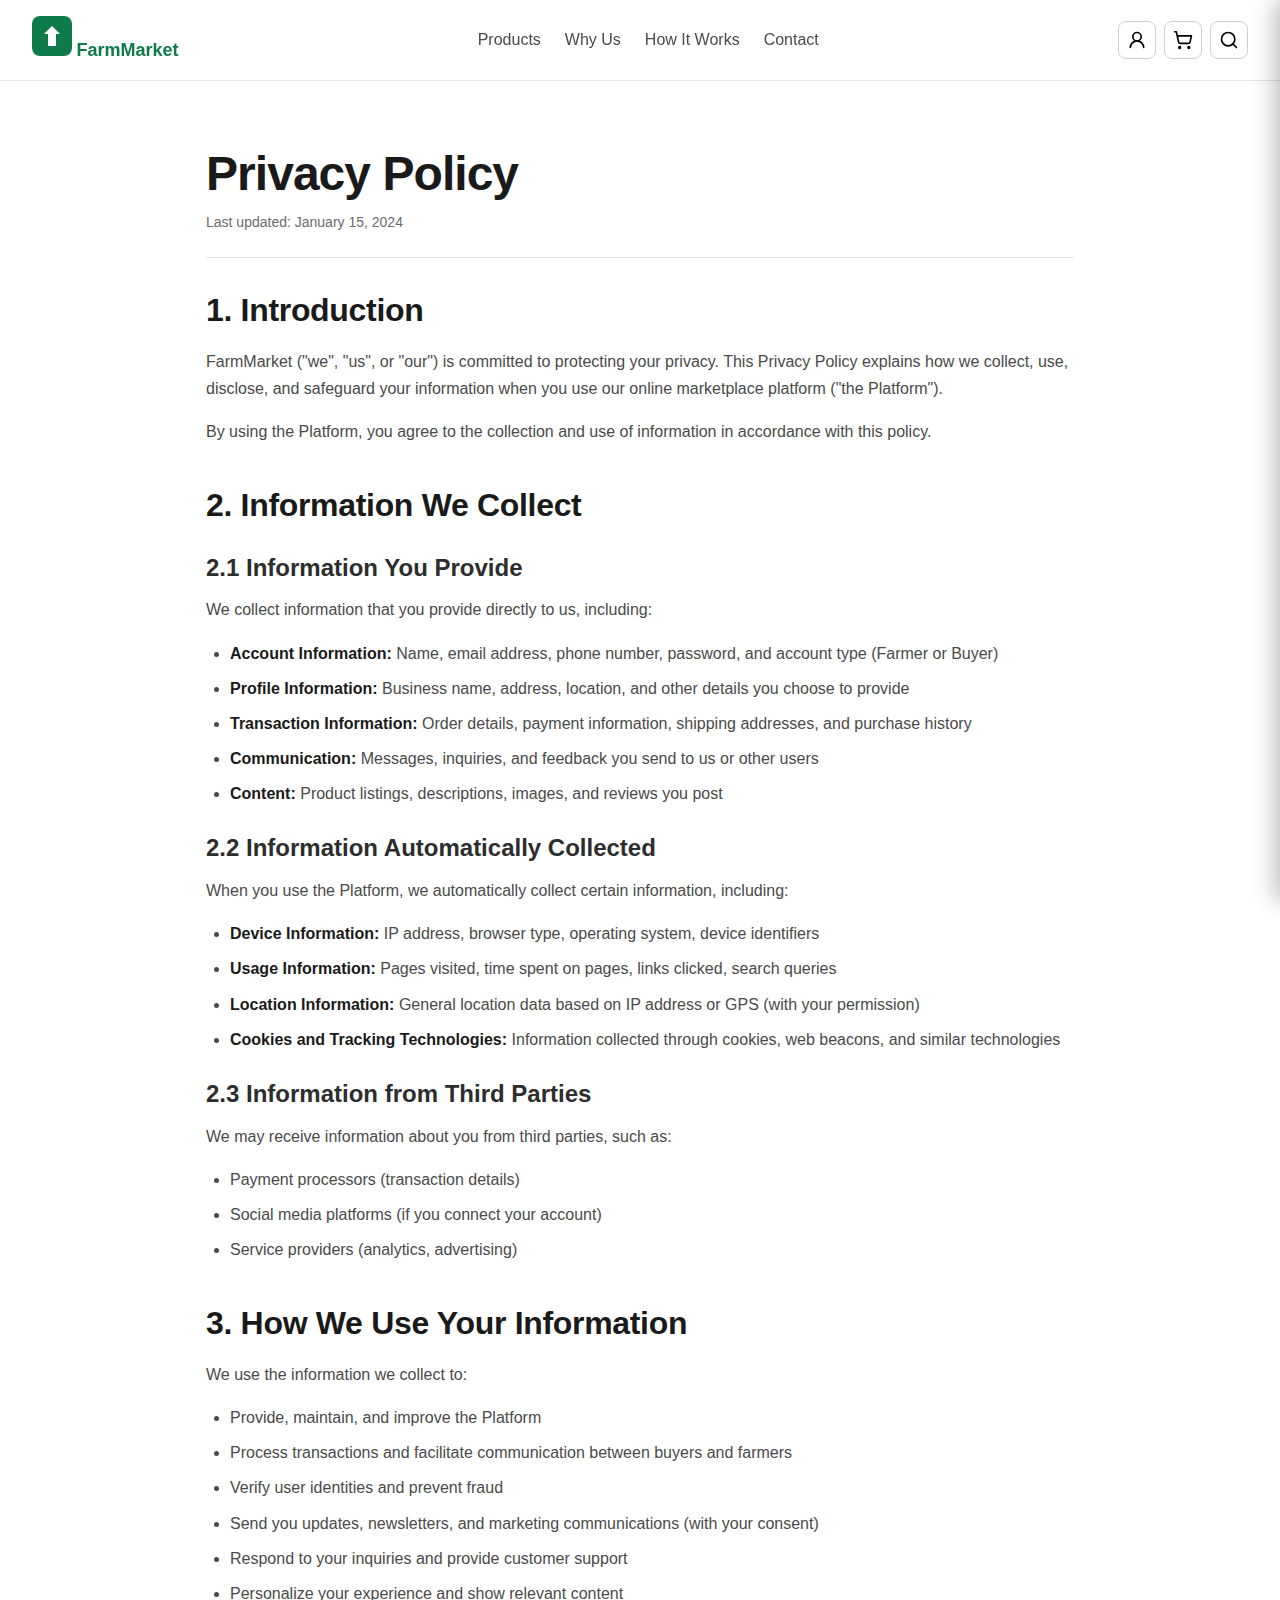
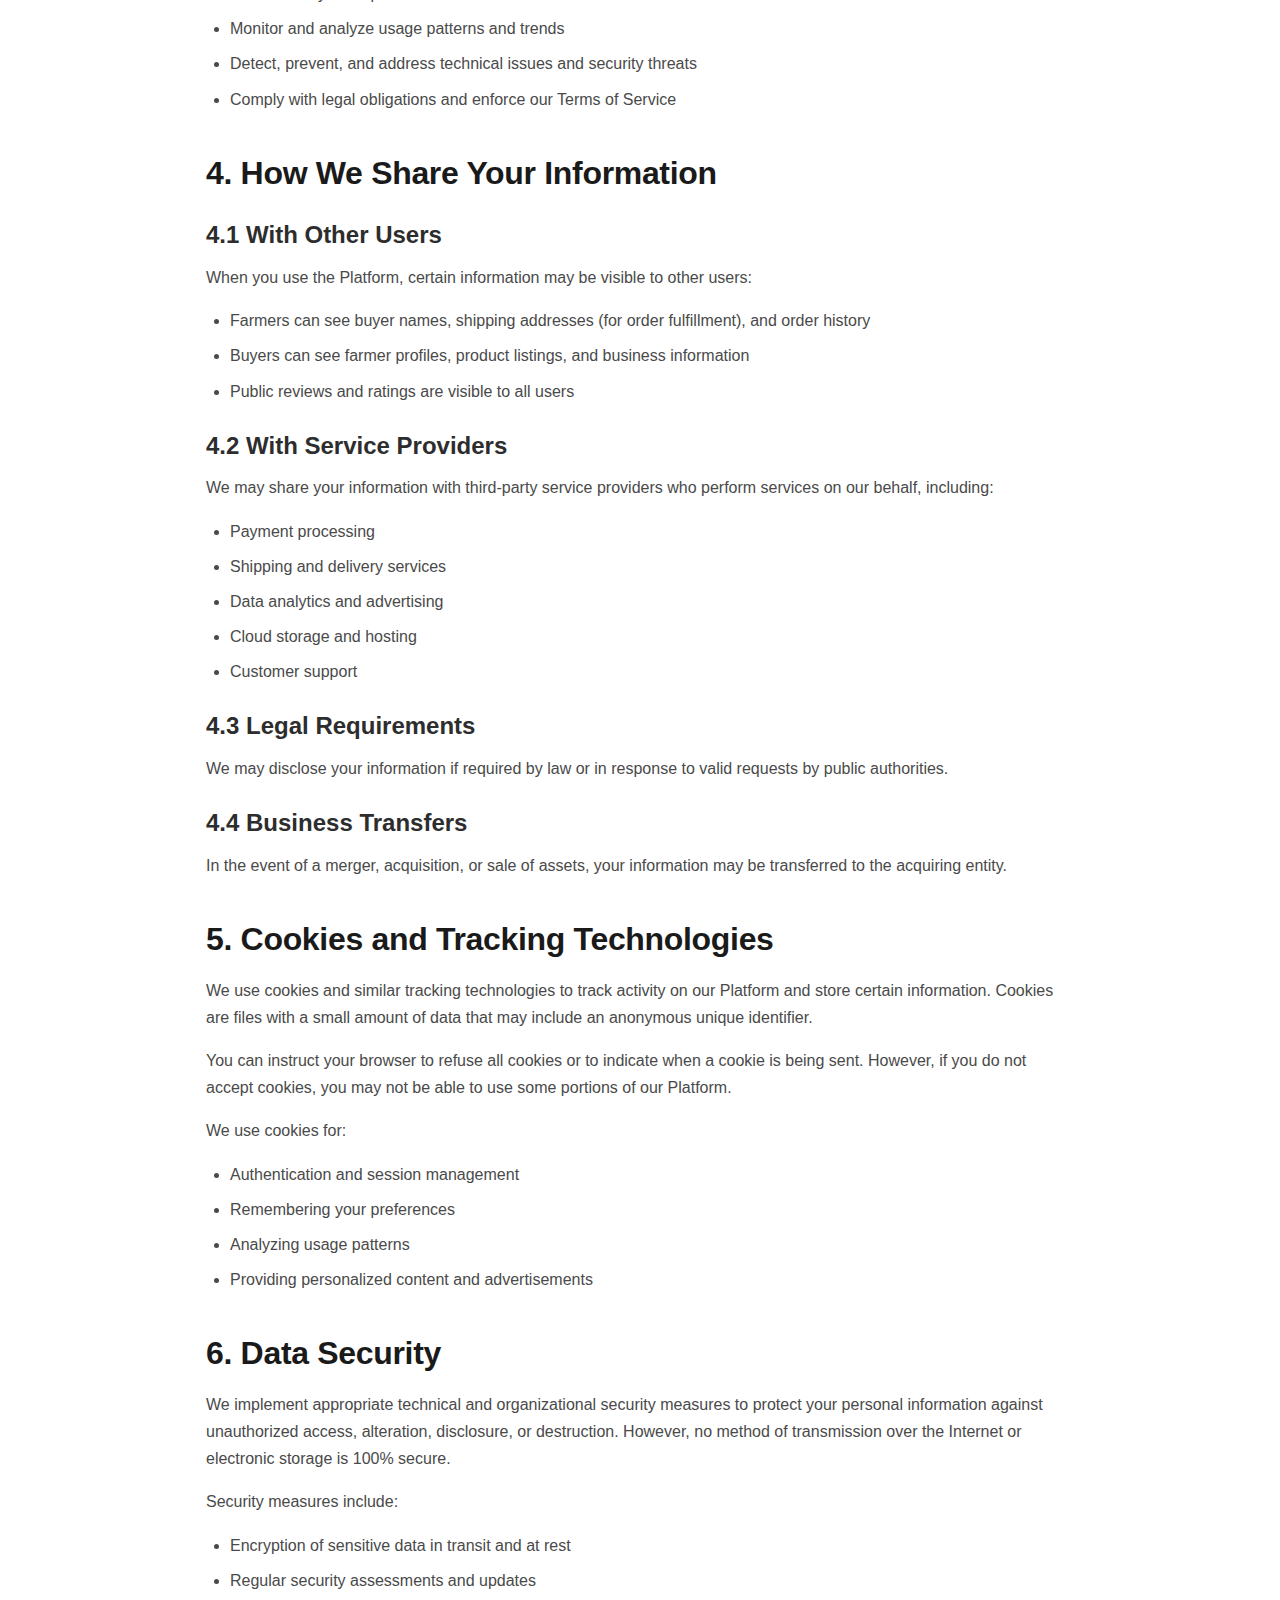
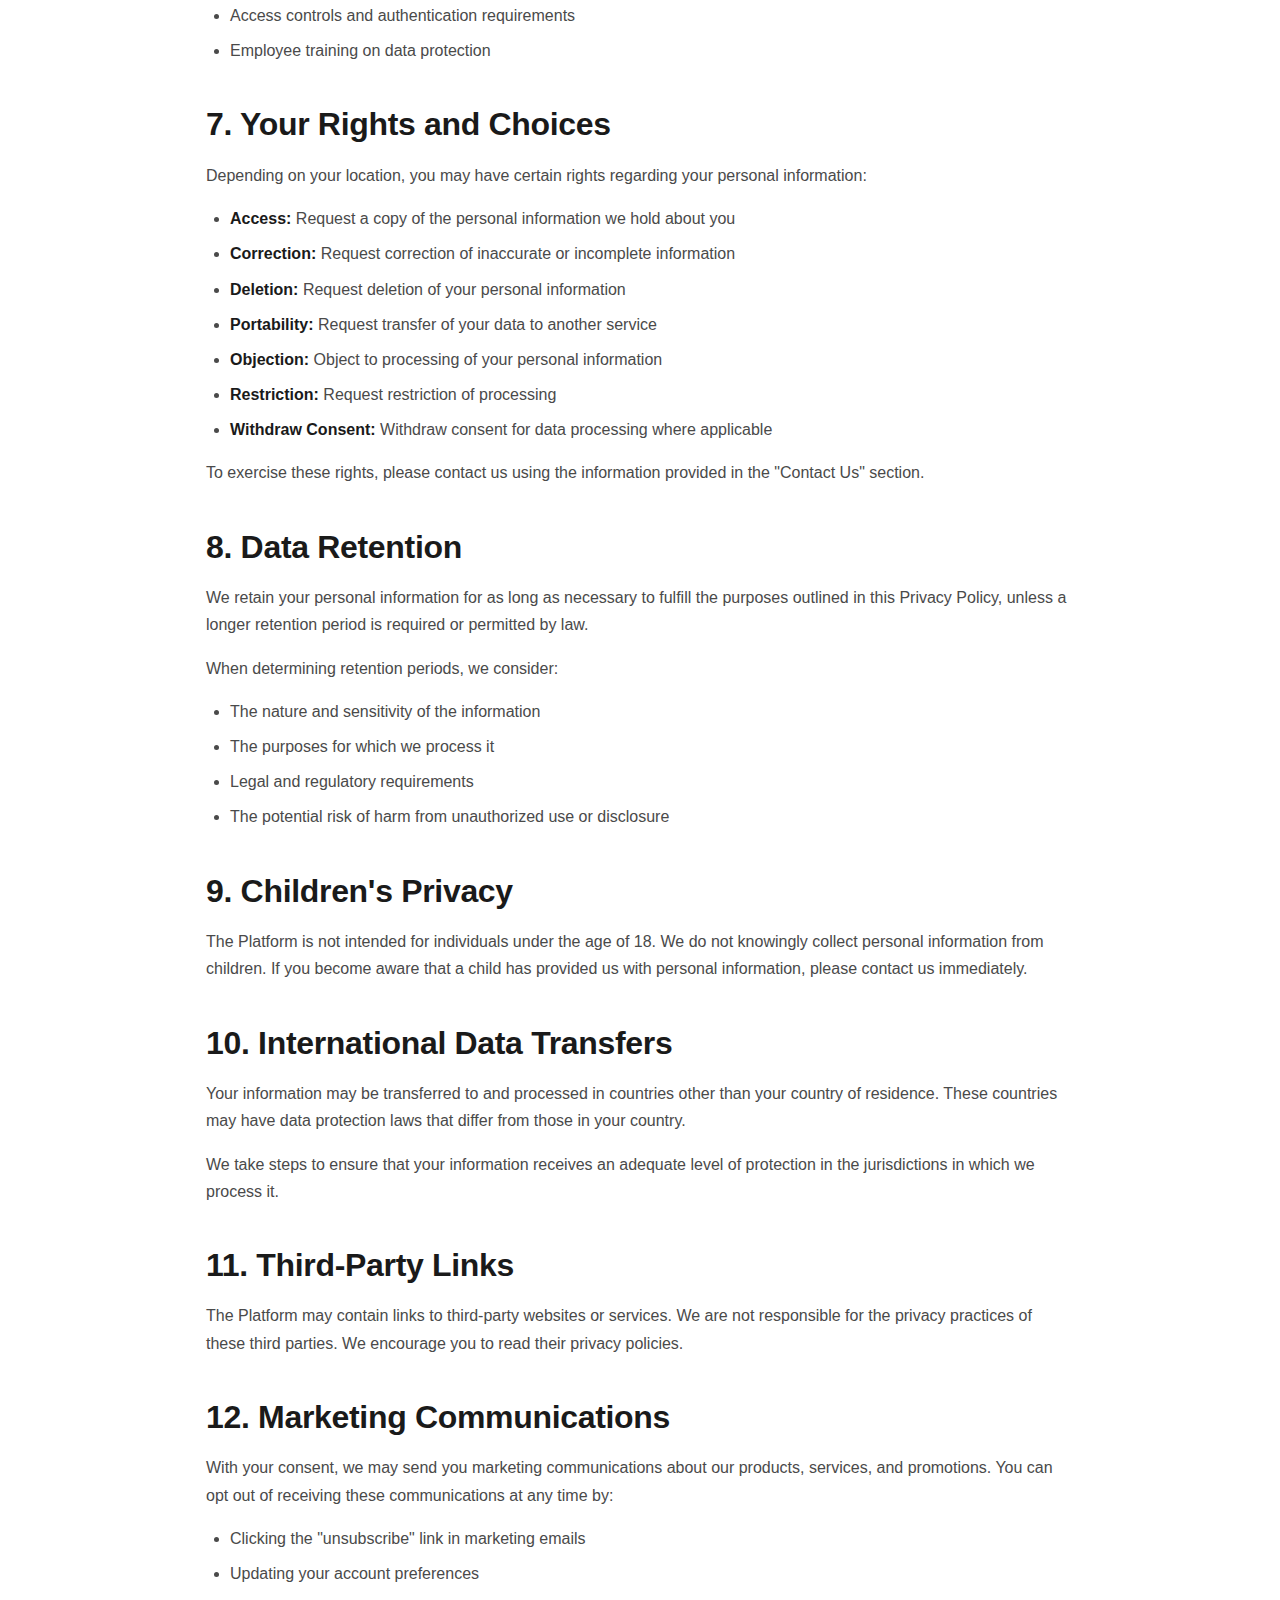
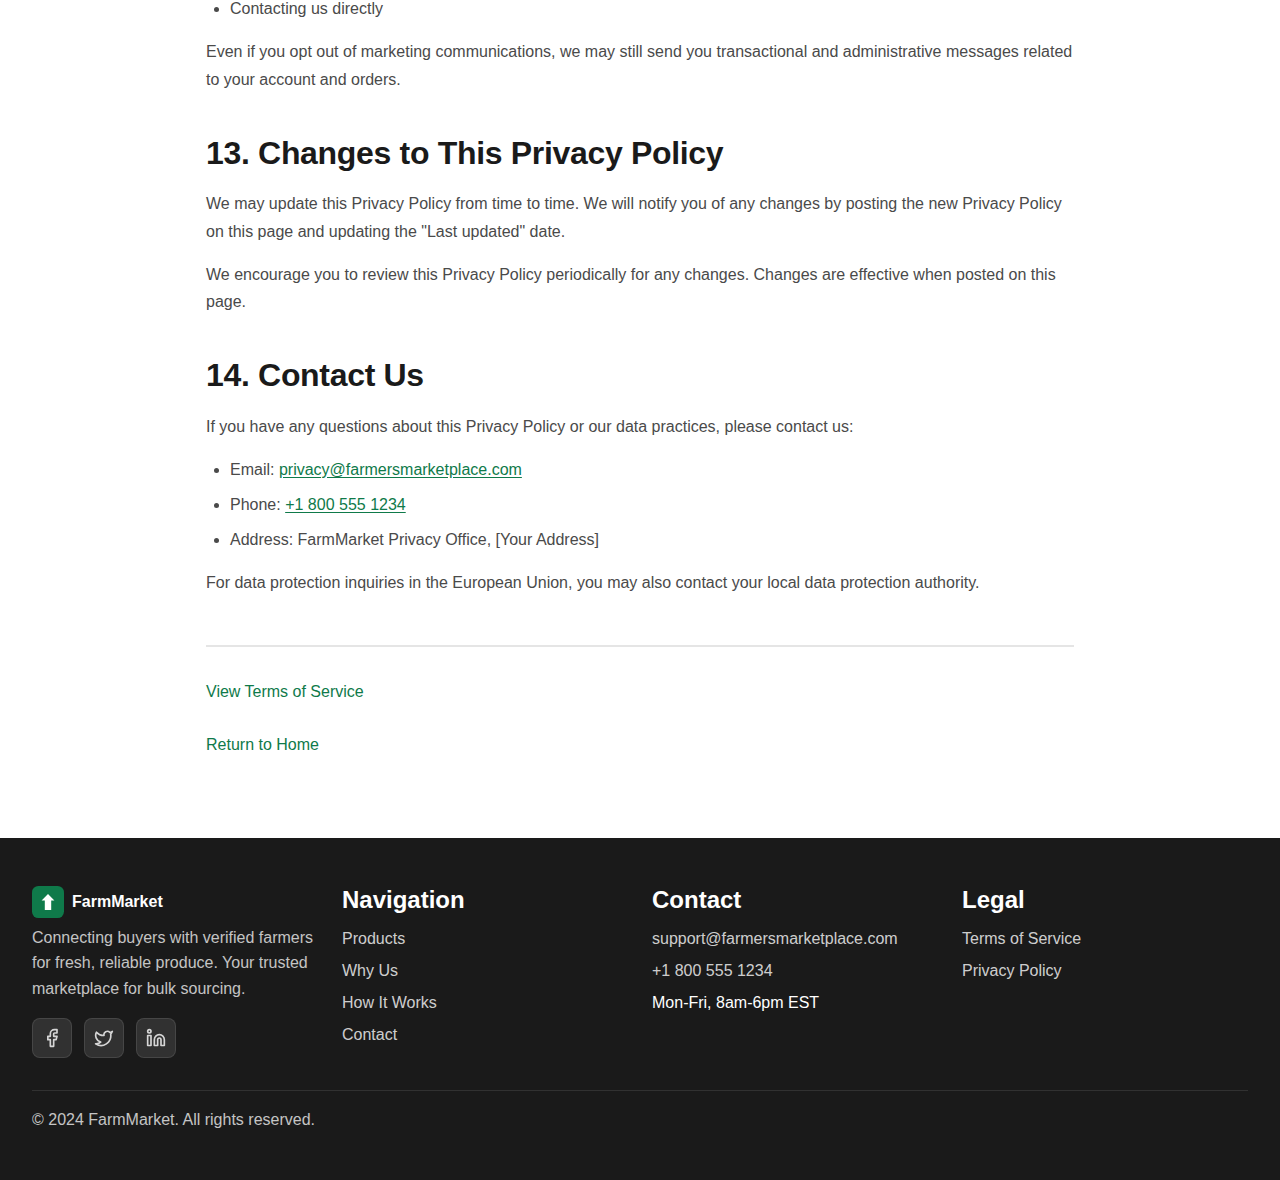
<file: privacy-policy.html>
<!DOCTYPE html>
<html lang="en">

<head>
    <meta charset="UTF-8">
    <meta name="viewport" content="width=device-width, initial-scale=1.0">
    <title>Privacy Policy - FarmMarket</title>
    <link rel="stylesheet" href="styles.css">
    <link rel="stylesheet" href="components.css">
</head>

<body>
    <!-- Header -->
    <header class="header" id="header">
        <div class="container">
            <nav class="navbar" role="navigation" aria-label="Main navigation">
                <div class="navbar-brand">
                    <a href="/" aria-label="FarmMarket Home">
                        <svg width="40" height="40" viewBox="0 0 40 40" fill="none" xmlns="http://www.w3.org/2000/svg">
                            <rect width="40" height="40" rx="8" fill="#0F7A4A" />
                            <path d="M20 10L28 18H24V30H16V18H12L20 10Z" fill="white" />
                        </svg>
                        <span class="navbar-logo-text">FarmMarket</span>
                    </a>
                </div>
                <ul class="navbar-menu">
                    <li><a href="products.html">Products</a></li>
                    <li><a href="#why-us">Why Us</a></li>
                    <li><a href="#how-it-works">How It Works</a></li>
                    <li><a href="contact.html">Contact</a></li>
                    <li class="navbar-actions-item"><a href="login.html" class="navbar-icon-btn" aria-label="User account">
                        <img src="icon/user-round.svg" alt="User account" width="20" height="20">
                        <span>Account</span>
                    </a></li>
                    <li class="navbar-actions-item"><button class="navbar-icon-btn cart-icon-btn" id="cart-icon-btn" aria-label="Shopping cart">
                        <img src="icon/shopping-cart.svg" alt="Shopping cart" width="20" height="20">
                        <span class="cart-badge" id="cart-badge">0</span>
                        <span>Cart</span>
                    </button></li>
                    <li class="navbar-actions-item"><button class="navbar-icon-btn search-icon-btn" id="search-btn" aria-label="Search">
                        <img src="icon/search.svg" alt="Search" width="20" height="20">
                        <span>Search</span>
                    </button></li>
                </ul>
                <div class="navbar-actions">
                    <a href="login.html" class="navbar-icon-btn" aria-label="User account">
                        <img src="icon/user-round.svg" alt="User account" width="20" height="20">
                    </a>
                    <button class="navbar-icon-btn cart-icon-btn" id="cart-icon-btn" aria-label="Shopping cart">
                        <img src="icon/shopping-cart.svg" alt="Shopping cart" width="20" height="20">
                        <span class="cart-badge" id="cart-badge">0</span>
                    </button>
                    <button class="navbar-icon-btn search-icon-btn" id="search-btn" aria-label="Search">
                        <img src="icon/search.svg" alt="Search" width="20" height="20">
                    </button>
                </div>
                <button class="navbar-toggle" aria-label="Toggle navigation" aria-expanded="false">
                    <span></span>
                    <span></span>
                    <span></span>
                </button>
            </nav>
        </div>
    </header>

    <!-- Main Content -->
    <main class="legal-page">
        <div class="container">
            <div class="legal-content">
                <h1>Privacy Policy</h1>
                <p class="legal-updated">Last updated: <time datetime="2024-01-15">January 15, 2024</time></p>

                <section class="legal-section">
                    <h2>1. Introduction</h2>
                    <p>FarmMarket ("we", "us", or "our") is committed to protecting your privacy. This Privacy Policy
                        explains how we collect, use, disclose, and safeguard your information when you use our online
                        marketplace platform ("the Platform").</p>
                    <p>By using the Platform, you agree to the collection and use of information in accordance with this
                        policy.</p>
                </section>

                <section class="legal-section">
                    <h2>2. Information We Collect</h2>
                    <h3>2.1 Information You Provide</h3>
                    <p>We collect information that you provide directly to us, including:</p>
                    <ul>
                        <li><strong>Account Information:</strong> Name, email address, phone number, password, and
                            account type (Farmer or Buyer)</li>
                        <li><strong>Profile Information:</strong> Business name, address, location, and other details
                            you choose to provide</li>
                        <li><strong>Transaction Information:</strong> Order details, payment information, shipping
                            addresses, and purchase history</li>
                        <li><strong>Communication:</strong> Messages, inquiries, and feedback you send to us or other
                            users</li>
                        <li><strong>Content:</strong> Product listings, descriptions, images, and reviews you post</li>
                    </ul>

                    <h3>2.2 Information Automatically Collected</h3>
                    <p>When you use the Platform, we automatically collect certain information, including:</p>
                    <ul>
                        <li><strong>Device Information:</strong> IP address, browser type, operating system, device
                            identifiers</li>
                        <li><strong>Usage Information:</strong> Pages visited, time spent on pages, links clicked,
                            search queries</li>
                        <li><strong>Location Information:</strong> General location data based on IP address or GPS
                            (with your permission)</li>
                        <li><strong>Cookies and Tracking Technologies:</strong> Information collected through cookies,
                            web beacons, and similar technologies</li>
                    </ul>

                    <h3>2.3 Information from Third Parties</h3>
                    <p>We may receive information about you from third parties, such as:</p>
                    <ul>
                        <li>Payment processors (transaction details)</li>
                        <li>Social media platforms (if you connect your account)</li>
                        <li>Service providers (analytics, advertising)</li>
                    </ul>
                </section>

                <section class="legal-section">
                    <h2>3. How We Use Your Information</h2>
                    <p>We use the information we collect to:</p>
                    <ul>
                        <li>Provide, maintain, and improve the Platform</li>
                        <li>Process transactions and facilitate communication between buyers and farmers</li>
                        <li>Verify user identities and prevent fraud</li>
                        <li>Send you updates, newsletters, and marketing communications (with your consent)</li>
                        <li>Respond to your inquiries and provide customer support</li>
                        <li>Personalize your experience and show relevant content</li>
                        <li>Monitor and analyze usage patterns and trends</li>
                        <li>Detect, prevent, and address technical issues and security threats</li>
                        <li>Comply with legal obligations and enforce our Terms of Service</li>
                    </ul>
                </section>

                <section class="legal-section">
                    <h2>4. How We Share Your Information</h2>
                    <h3>4.1 With Other Users</h3>
                    <p>When you use the Platform, certain information may be visible to other users:</p>
                    <ul>
                        <li>Farmers can see buyer names, shipping addresses (for order fulfillment), and order history
                        </li>
                        <li>Buyers can see farmer profiles, product listings, and business information</li>
                        <li>Public reviews and ratings are visible to all users</li>
                    </ul>

                    <h3>4.2 With Service Providers</h3>
                    <p>We may share your information with third-party service providers who perform services on our
                        behalf, including:</p>
                    <ul>
                        <li>Payment processing</li>
                        <li>Shipping and delivery services</li>
                        <li>Data analytics and advertising</li>
                        <li>Cloud storage and hosting</li>
                        <li>Customer support</li>
                    </ul>

                    <h3>4.3 Legal Requirements</h3>
                    <p>We may disclose your information if required by law or in response to valid requests by public
                        authorities.</p>

                    <h3>4.4 Business Transfers</h3>
                    <p>In the event of a merger, acquisition, or sale of assets, your information may be transferred to
                        the acquiring entity.</p>
                </section>

                <section class="legal-section">
                    <h2>5. Cookies and Tracking Technologies</h2>
                    <p>We use cookies and similar tracking technologies to track activity on our Platform and store
                        certain information. Cookies are files with a small amount of data that may include an anonymous
                        unique identifier.</p>
                    <p>You can instruct your browser to refuse all cookies or to indicate when a cookie is being sent.
                        However, if you do not accept cookies, you may not be able to use some portions of our Platform.
                    </p>
                    <p>We use cookies for:</p>
                    <ul>
                        <li>Authentication and session management</li>
                        <li>Remembering your preferences</li>
                        <li>Analyzing usage patterns</li>
                        <li>Providing personalized content and advertisements</li>
                    </ul>
                </section>

                <section class="legal-section">
                    <h2>6. Data Security</h2>
                    <p>We implement appropriate technical and organizational security measures to protect your personal
                        information against unauthorized access, alteration, disclosure, or destruction. However, no
                        method of transmission over the Internet or electronic storage is 100% secure.</p>
                    <p>Security measures include:</p>
                    <ul>
                        <li>Encryption of sensitive data in transit and at rest</li>
                        <li>Regular security assessments and updates</li>
                        <li>Access controls and authentication requirements</li>
                        <li>Employee training on data protection</li>
                    </ul>
                </section>

                <section class="legal-section">
                    <h2>7. Your Rights and Choices</h2>
                    <p>Depending on your location, you may have certain rights regarding your personal information:</p>
                    <ul>
                        <li><strong>Access:</strong> Request a copy of the personal information we hold about you</li>
                        <li><strong>Correction:</strong> Request correction of inaccurate or incomplete information</li>
                        <li><strong>Deletion:</strong> Request deletion of your personal information</li>
                        <li><strong>Portability:</strong> Request transfer of your data to another service</li>
                        <li><strong>Objection:</strong> Object to processing of your personal information</li>
                        <li><strong>Restriction:</strong> Request restriction of processing</li>
                        <li><strong>Withdraw Consent:</strong> Withdraw consent for data processing where applicable
                        </li>
                    </ul>
                    <p>To exercise these rights, please contact us using the information provided in the "Contact Us"
                        section.</p>
                </section>

                <section class="legal-section">
                    <h2>8. Data Retention</h2>
                    <p>We retain your personal information for as long as necessary to fulfill the purposes outlined in
                        this Privacy Policy, unless a longer retention period is required or permitted by law.</p>
                    <p>When determining retention periods, we consider:</p>
                    <ul>
                        <li>The nature and sensitivity of the information</li>
                        <li>The purposes for which we process it</li>
                        <li>Legal and regulatory requirements</li>
                        <li>The potential risk of harm from unauthorized use or disclosure</li>
                    </ul>
                </section>

                <section class="legal-section">
                    <h2>9. Children's Privacy</h2>
                    <p>The Platform is not intended for individuals under the age of 18. We do not knowingly collect
                        personal information from children. If you become aware that a child has provided us with
                        personal information, please contact us immediately.</p>
                </section>

                <section class="legal-section">
                    <h2>10. International Data Transfers</h2>
                    <p>Your information may be transferred to and processed in countries other than your country of
                        residence. These countries may have data protection laws that differ from those in your country.
                    </p>
                    <p>We take steps to ensure that your information receives an adequate level of protection in the
                        jurisdictions in which we process it.</p>
                </section>

                <section class="legal-section">
                    <h2>11. Third-Party Links</h2>
                    <p>The Platform may contain links to third-party websites or services. We are not responsible for
                        the privacy practices of these third parties. We encourage you to read their privacy policies.
                    </p>
                </section>

                <section class="legal-section">
                    <h2>12. Marketing Communications</h2>
                    <p>With your consent, we may send you marketing communications about our products, services, and
                        promotions. You can opt out of receiving these communications at any time by:</p>
                    <ul>
                        <li>Clicking the "unsubscribe" link in marketing emails</li>
                        <li>Updating your account preferences</li>
                        <li>Contacting us directly</li>
                    </ul>
                    <p>Even if you opt out of marketing communications, we may still send you transactional and
                        administrative messages related to your account and orders.</p>
                </section>

                <section class="legal-section">
                    <h2>13. Changes to This Privacy Policy</h2>
                    <p>We may update this Privacy Policy from time to time. We will notify you of any changes by posting
                        the new Privacy Policy on this page and updating the "Last updated" date.</p>
                    <p>We encourage you to review this Privacy Policy periodically for any changes. Changes are
                        effective when posted on this page.</p>
                </section>

                <section class="legal-section">
                    <h2>14. Contact Us</h2>
                    <p>If you have any questions about this Privacy Policy or our data practices, please contact us:</p>
                    <ul>
                        <li>Email: <a href="mailto:privacy@farmersmarketplace.com">privacy@farmersmarketplace.com</a>
                        </li>
                        <li>Phone: <a href="tel:+18005551234">+1 800 555 1234</a></li>
                        <li>Address: FarmMarket Privacy Office, [Your Address]</li>
                    </ul>
                    <p>For data protection inquiries in the European Union, you may also contact your local data
                        protection authority.</p>
                </section>

                <div class="legal-footer">
                    <p><a href="terms-of-service.html">View Terms of Service</a></p>
                    <p><a href="index.html">Return to Home</a></p>
                </div>
            </div>
        </div>
    </main>

    <!-- Footer -->
    <footer class="footer">
        <div class="container">
            <div class="footer-grid">
                <div class="footer-column">
                    <div class="footer-brand">
                        <svg width="32" height="32" viewBox="0 0 40 40" fill="none" xmlns="http://www.w3.org/2000/svg">
                            <rect width="40" height="40" rx="8" fill="#0F7A4A" />
                            <path d="M20 10L28 18H24V30H16V18H12L20 10Z" fill="white" />
                        </svg>
                        <span>FarmMarket</span>
                    </div>
                    <p class="footer-description">Connecting buyers with verified farmers for fresh, reliable produce.
                        Your trusted marketplace for bulk sourcing.</p>
                    <div class="footer-social">
                        <a href="#" aria-label="Facebook" class="footer-social-link">
                            <img src="icon/facebook.svg" alt="Facebook" width="24" height="24">
                        </a>
                        <a href="#" aria-label="Twitter" class="footer-social-link">
                            <img src="icon/twitter.svg" alt="Twitter" width="24" height="24">
                        </a>
                        <a href="#" aria-label="LinkedIn" class="footer-social-link">
                            <img src="icon/linkedin.svg" alt="LinkedIn" width="24" height="24">
                        </a>
                    </div>
                </div>

                <div class="footer-column">
                    <h4 class="footer-heading">Navigation</h4>
                    <ul class="footer-links">
                        <li><a href="products.html">Products</a></li>
                        <li><a href="index.html#why-us">Why Us</a></li>
                        <li><a href="index.html#how-it-works">How It Works</a></li>
                        <li><a href="contact.html">Contact</a></li>
                    </ul>
                </div>

                <div class="footer-column" id="contact">
                    <h4 class="footer-heading">Contact</h4>
                    <ul class="footer-links">
                        <li><a href="mailto:support@farmersmarketplace.com">support@farmersmarketplace.com</a></li>
                        <li><a href="tel:+18005551234">+1 800 555 1234</a></li>
                        <li>Mon-Fri, 8am-6pm EST</li>
                    </ul>
                </div>

                <div class="footer-column">
                    <h4 class="footer-heading">Legal</h4>
                    <ul class="footer-links">
                        <li><a href="terms-of-service.html">Terms of Service</a></li>
                        <li><a href="privacy-policy.html">Privacy Policy</a></li>
                    </ul>
                </div>
            </div>
            <div class="footer-bottom">
                <p>&copy; 2024 FarmMarket. All rights reserved.</p>
            </div>
        </div>
    </footer>

    <!-- Cart Sidebar -->
    <div id="cart-overlay" class="cart-overlay"></div>
    <div id="cart-sidebar" class="cart-sidebar">
        <div class="cart-header">
            <h2>Shopping Cart</h2>
            <button id="cart-close" class="cart-close-btn" aria-label="Close cart">
                <svg width="24" height="24" viewBox="0 0 24 24" fill="none" stroke="currentColor" stroke-width="2">
                    <path d="M18 6L6 18M6 6L18 18" />
                </svg>
            </button>
        </div>
        <div class="cart-content">
            <div id="cart-empty" class="cart-empty">
                <img src="icon/shopping-cart.svg" alt="Shopping cart" width="64" height="64">
                <p>Your cart is empty</p>
                <a href="products.html" class="btn btn-primary" onclick="closeCart()">Browse Products</a>
            </div>
            <div id="cart-items" class="cart-items">
                <!-- Cart items will be rendered here -->
            </div>
        </div>
        <div id="cart-footer" class="cart-footer">
            <div class="cart-total">
                <span class="cart-total-label">Total:</span>
                <span class="cart-total-amount" id="cart-total">₦0.00</span>
            </div>
            <button class="btn btn-yellow btn-lg btn-block" onclick="handleCheckout()">Proceed to Checkout</button>
            <button class="btn btn-ghost btn-block" onclick="clearCart()">Clear Cart</button>
        </div>
    </div>

    <!-- Search Sidebar -->
    <div id="search-overlay" class="cart-overlay"></div>
    <div id="search-sidebar" class="cart-sidebar">
        <div class="cart-header">
            <h2>Search Products</h2>
            <button id="search-close" class="cart-close-btn" aria-label="Close search">
                <svg width="24" height="24" viewBox="0 0 24 24" fill="none" stroke="currentColor" stroke-width="2">
                    <path d="M18 6L6 18M6 6L18 18" />
                </svg>
            </button>
        </div>
        <div class="cart-content">
            <div style="padding: var(--space-6); border-bottom: 1px solid var(--color-neutral-200);">
                <div style="position: relative; display: flex; align-items: center;">
                    <svg style="position: absolute; left: var(--space-4); color: var(--color-neutral-400); pointer-events: none;"
                        width="20" height="20" viewBox="0 0 24 24" fill="none" stroke="currentColor" stroke-width="2">
                        <circle cx="11" cy="11" r="8" />
                        <path d="M21 21L16.65 16.65" />
                    </svg>
                    <input type="text" id="search-input"
                        style="width: 100%; padding: var(--space-3) var(--space-3) var(--space-3) calc(var(--space-4) + 20px + var(--space-2)); border: 1px solid var(--color-neutral-300); border-radius: var(--radius-md); font-size: var(--font-size-base); color: var(--color-neutral-900); background: var(--color-neutral-50); transition: all var(--duration-normal) var(--ease-out);"
                        placeholder="Search products, locations, descriptions..." autocomplete="off"
                        aria-label="Search products">
                </div>
            </div>
            <div id="search-results-count"
                style="display: none; font-size: var(--font-size-sm); font-weight: var(--font-weight-semibold); color: var(--color-neutral-600); margin-bottom: var(--space-4); padding: var(--space-4) var(--space-4) var(--space-2); border-bottom: 1px solid var(--color-neutral-200);">
            </div>
            <div id="search-no-results" class="cart-empty" style="display: none;">
                <svg width="64" height="64" viewBox="0 0 24 24" fill="none" stroke="currentColor" stroke-width="1.5">
                    <circle cx="11" cy="11" r="8" />
                    <path d="M21 21L16.65 16.65" />
                </svg>
                <p>No products found</p>
                <span style="font-size: var(--font-size-sm); color: var(--color-neutral-500);">Try different keywords or
                    browse all products</span>
            </div>
            <div id="search-results" style="display: none; gap: var(--space-4); padding: var(--space-4);">
                <!-- Search results will be displayed here -->
            </div>
        </div>
    </div>

    <!-- Load UI Components (Loader & Modals) -->
    <script src="load-ui-components.js"></script>
    <!-- Products Data -->
    <script src="products-data.js"></script>
    <!-- UI Components Functions -->
    <script src="ui-components.js"></script>
    <!-- Navigation Script -->
    <script src="navigation.js"></script>
    <!-- Cart Script -->
    <script src="cart.js"></script>
    <!-- Search Script -->
    <script src="search.js"></script>
    <script>
        function handleCheckout() {
            if (cart.length === 0) {
                showErrorModal('Empty Cart', 'Your cart is empty. Add some products before checkout.');
                return;
            }
            showInfoModal('Checkout Coming Soon', 'Checkout functionality will be available soon. Thank you for your interest!');
        }
    </script>
</body>

</html>
</file>
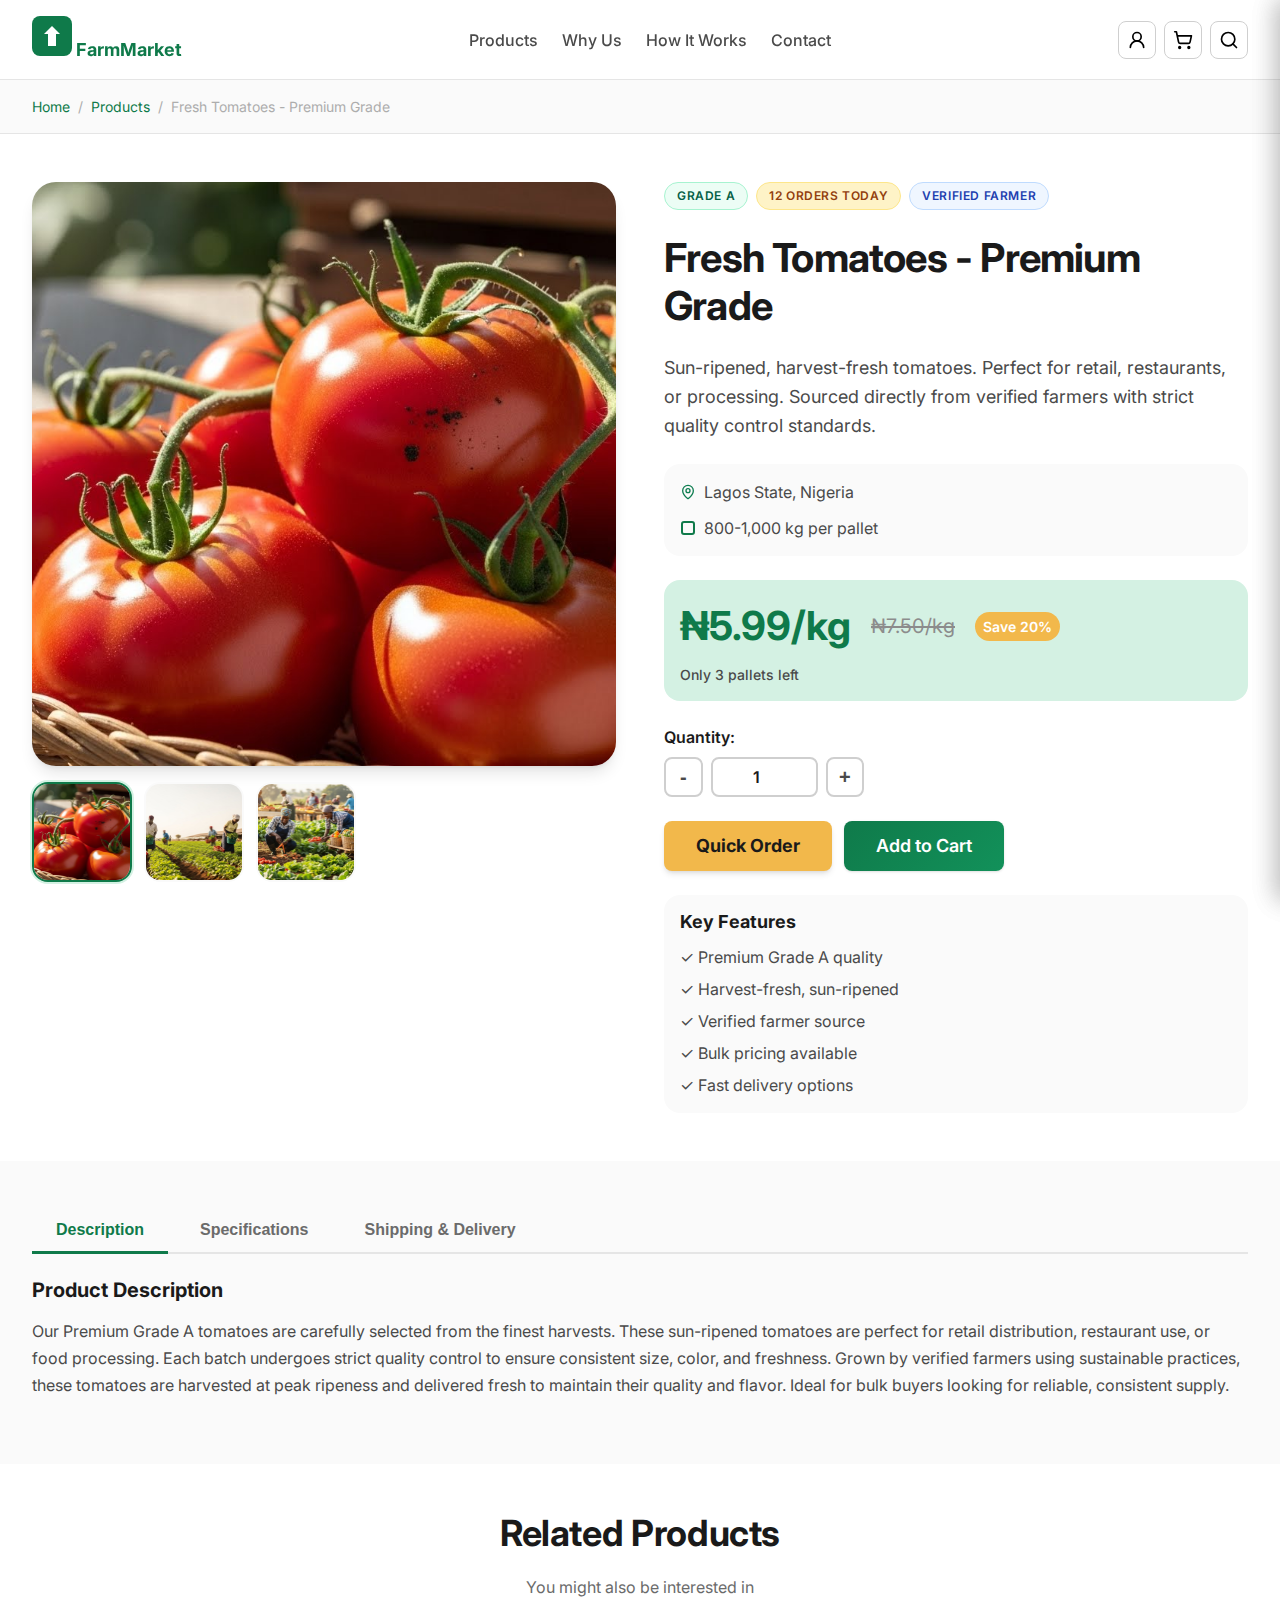
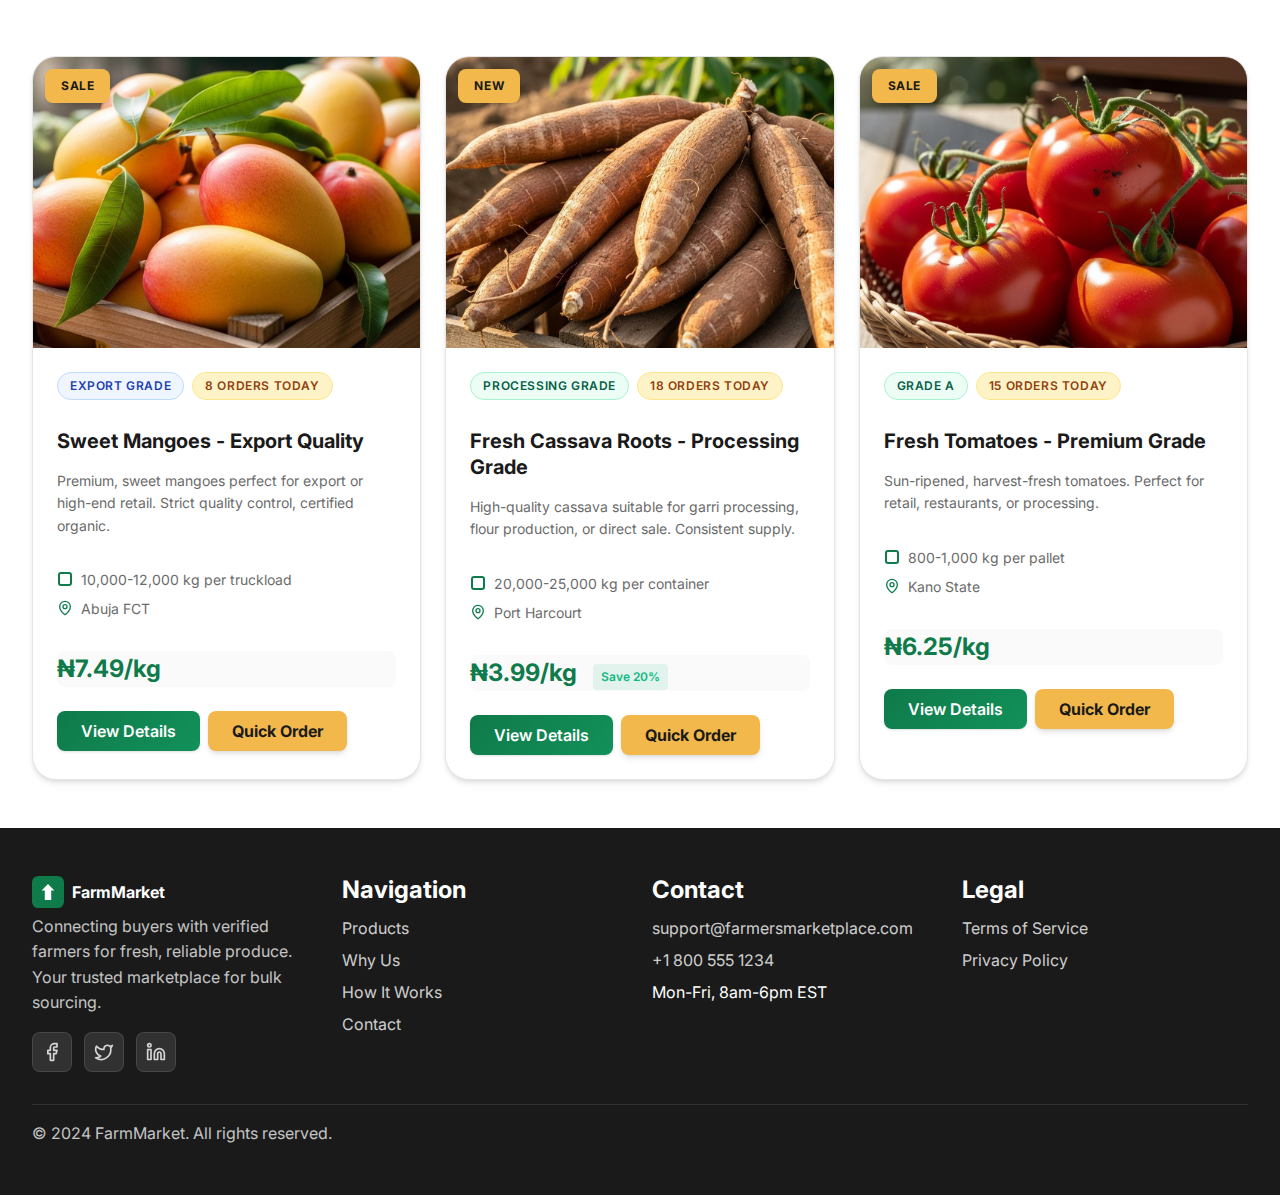
<file: product-detail.html>
<!DOCTYPE html>
<html lang="en">

<head>
    <meta charset="UTF-8">
    <meta name="viewport" content="width=device-width, initial-scale=1.0">

    <!-- SEO Meta Tags -->
    <title>Fresh Tomatoes - Premium Grade | FarmMarket</title>
    <meta name="description"
        content="Sun-ripened, harvest-fresh tomatoes. Perfect for retail, restaurants, or processing. Buy directly from verified farmers.">
    <meta name="keywords"
        content="fresh tomatoes, premium tomatoes, bulk tomatoes, farm direct tomatoes, wholesale produce">

    <!-- Fonts -->
    <link rel="preconnect" href="https://fonts.googleapis.com">
    <link rel="preconnect" href="https://fonts.gstatic.com" crossorigin>
    <link
        href="https://fonts.googleapis.com/css2?family=Inter:wght@400;500;600;700&family=Merriweather:wght@400;700&display=swap"
        rel="stylesheet">

    <!-- Styles -->
    <link rel="stylesheet" href="styles.css">
    <link rel="stylesheet" href="components.css">
</head>

<body>
    <!-- Skip to Content Link -->
    <a href="#main-content" class="skip-link">Skip to main content</a>

    <!-- Header -->
    <header class="header" id="header">
        <div class="container">
            <nav class="navbar" role="navigation" aria-label="Main navigation">
                <div class="navbar-brand">
                    <a href="index.html" aria-label="FarmMarket Home">
                        <svg width="40" height="40" viewBox="0 0 40 40" fill="none" xmlns="http://www.w3.org/2000/svg">
                            <rect width="40" height="40" rx="8" fill="#0F7A4A" />
                            <path d="M20 10L28 18H24V30H16V18H12L20 10Z" fill="white" />
                        </svg>
                        <span class="navbar-logo-text">FarmMarket</span>
                    </a>
                </div>
                <ul class="navbar-menu">
                    <li><a href="products.html">Products</a></li>
                    <li><a href="index.html#why-us">Why Us</a></li>
                    <li><a href="index.html#how-it-works">How It Works</a></li>
                    <li><a href="contact.html">Contact</a></li>
                    <li class="navbar-actions-item"><a href="login.html" class="navbar-icon-btn" aria-label="User account">
                        <img src="icon/user-round.svg" alt="User account" width="20" height="20">
                        <span>Account</span>
                    </a></li>
                    <li class="navbar-actions-item"><button class="navbar-icon-btn cart-icon-btn" id="cart-icon-btn" aria-label="Shopping cart">
                        <img src="icon/shopping-cart.svg" alt="Shopping cart" width="20" height="20">
                        <span class="cart-badge" id="cart-badge">0</span>
                        <span>Cart</span>
                    </button></li>
                    <li class="navbar-actions-item"><button class="navbar-icon-btn search-icon-btn" id="search-btn" aria-label="Search">
                        <img src="icon/search.svg" alt="Search" width="20" height="20">
                        <span>Search</span>
                    </button></li>
                </ul>
                <div class="navbar-actions">
                    <a href="login.html" class="navbar-icon-btn" aria-label="User account">
                        <img src="icon/user-round.svg" alt="User account" width="20" height="20">
                    </a>
                    <button class="navbar-icon-btn cart-icon-btn" id="cart-icon-btn" aria-label="Shopping cart">
                        <img src="icon/shopping-cart.svg" alt="Shopping cart" width="20" height="20">
                        <span class="cart-badge" id="cart-badge">0</span>
                    </button>
                    <button class="navbar-icon-btn search-icon-btn" id="search-btn" aria-label="Search">
                        <img src="icon/search.svg" alt="Search" width="20" height="20">
                    </button>
                </div>
                <button class="navbar-toggle" aria-label="Toggle navigation" aria-expanded="false">
                    <span></span>
                    <span></span>
                    <span></span>
                </button>
            </nav>
        </div>
    </header>

    <!-- Main Content -->
    <main id="main-content">
        <!-- Breadcrumb -->
        <section class="section breadcrumb-section">
            <div class="container">
                <nav class="breadcrumb" aria-label="Breadcrumb">
                    <a href="index.html">Home</a>
                    <span>/</span>
                    <a href="products.html">Products</a>
                    <span>/</span>
                    <span id="breadcrumb-product-title">Loading...</span>
                </nav>
            </div>
        </section>

        <!-- Product Detail Section -->
        <section class="section product-detail-section">
            <div class="container">
                <div class="product-detail-grid">
                    <!-- Product Images -->
                    <div class="product-images">
                        <div class="product-image-main">
                            <img id="product-main-image" src="" alt="" class="product-main-image">
                        </div>
                        <div class="product-image-thumbnails" id="product-thumbnails">
                            <!-- Dynamically populated -->
                        </div>
                    </div>

                    <!-- Product Info -->
                    <div class="product-info">
                        <div class="product-badges" id="product-badges">
                            <!-- Dynamically populated -->
                        </div>
                        <h1 class="product-title" id="product-title">Loading...</h1>
                        <p class="product-description" id="product-description">Loading...</p>

                        <div class="product-meta">
                            <div class="product-meta-item">
                                <img src="icon/map-pin.svg" alt="Location" width="16" height="16">
                                <span id="product-location">Loading...</span>
                            </div>
                            <div class="product-meta-item">
                                <svg width="16" height="16" viewBox="0 0 16 16" fill="none" stroke="currentColor"
                                    stroke-width="2">
                                    <rect x="2" y="2" width="12" height="12" rx="2" />
                                </svg>
                                <span id="product-volume">Loading...</span>
                            </div>
                        </div>

                        <div class="product-price-section">
                            <div class="product-price" id="product-price">
                                <!-- Dynamically populated -->
                            </div>
                            <div class="product-stock" id="product-stock">Loading...</div>
                        </div>

                        <div class="product-quantity">
                            <label for="quantity" class="quantity-label">Quantity:</label>
                            <div class="quantity-selector">
                                <button class="quantity-btn" type="button" aria-label="Decrease quantity">-</button>
                                <input type="number" id="quantity" name="quantity" value="1" min="1" max="10"
                                    class="quantity-input">
                                <button class="quantity-btn" type="button" aria-label="Increase quantity">+</button>
                            </div>
                        </div>

                        <div class="product-actions">
                            <button class="btn btn-yellow btn-lg" onclick="handleQuickOrder()">Quick Order</button>
                            <button class="btn btn-primary btn-lg" onclick="handleAddToCart()">Add to Cart</button>
                        </div>

                        <div class="product-features">
                            <h3 class="features-title">Key Features</h3>
                            <ul class="features-list" id="product-features">
                                <!-- Dynamically populated -->
                            </ul>
                        </div>
                    </div>
                </div>
            </div>
        </section>

        <!-- Product Details Tabs -->
        <section class="section product-tabs-section">
            <div class="container">
                <div class="product-tabs">
                    <button class="tab-btn active" data-tab="description">Description</button>
                    <button class="tab-btn" data-tab="specifications">Specifications</button>
                    <button class="tab-btn" data-tab="shipping">Shipping & Delivery</button>
                </div>
                <div class="tab-content active" id="description">
                    <h3>Product Description</h3>
                    <div id="product-full-description">
                        <!-- Dynamically populated -->
                    </div>
                </div>
                <div class="tab-content" id="specifications">
                    <h3>Specifications</h3>
                    <dl class="spec-list" id="product-specifications">
                        <!-- Dynamically populated -->
                    </dl>
                </div>
                <div class="tab-content" id="shipping">
                    <h3>Shipping & Delivery</h3>
                    <p>We offer flexible delivery options to meet your needs:</p>
                    <ul class="shipping-list" id="product-shipping">
                        <!-- Dynamically populated -->
                    </ul>
                </div>
            </div>
        </section>

        <!-- Related Products -->
        <section class="section related-products-section">
            <div class="container">
                <div class="section-header">
                    <h2>Related Products</h2>
                    <p class="text-muted">You might also be interested in</p>
                </div>
                <div class="listings-grid">
                    <div class="listing-card">
                        <div class="listing-media">
                            <img src="img/mango.png" alt="Export-grade mangoes" class="listing-image">
                            <div class="listing-badge-top">SALE</div>
                        </div>
                        <div class="listing-body">
                            <div class="listing-badges">
                                <span class="badge badge-certified">Export Grade</span>
                                <span class="badge badge-trending">8 orders today</span>
                            </div>
                            <h3 class="listing-title">Sweet Mangoes - Export Quality</h3>
                            <p class="listing-description">Premium, sweet mangoes perfect for export or high-end retail.
                                Strict quality control, certified organic.</p>
                            <div class="listing-meta">
                                <div class="meta-item">
                                    <svg width="16" height="16" viewBox="0 0 16 16" fill="none" stroke="currentColor"
                                        stroke-width="2">
                                        <rect x="2" y="2" width="12" height="12" rx="2" />
                                    </svg>
                                    <span>10,000-12,000 kg per truckload</span>
                                </div>
                                <div class="meta-item">
                                    <img src="icon/map-pin.svg" alt="Location" width="16" height="16">
                                    <span>Abuja FCT</span>
                                </div>
                            </div>
                            <div class="listing-price-section">
                                <div class="listing-price">
                                    <span class="price">₦7.49/kg</span>
                                </div>
                            </div>
                            <div class="listing-actions">
                                <a href="product-detail.html?id=mango-export-abuja" class="btn btn-primary">View Details</a>
                                <button class="btn btn-yellow" onclick="handleQuickOrderFromListing('mango-export-abuja')">Quick Order</button>
                            </div>
                        </div>
                    </div>

                    <div class="listing-card">
                        <div class="listing-media">
                            <img src="img/cassava.png" alt="Cassava roots" class="listing-image">
                            <div class="listing-badge-top">NEW</div>
                        </div>
                        <div class="listing-body">
                            <div class="listing-badges">
                                <span class="badge badge-organic">Processing Grade</span>
                                <span class="badge badge-trending">18 orders today</span>
                            </div>
                            <h3 class="listing-title">Fresh Cassava Roots - Processing Grade</h3>
                            <p class="listing-description">High-quality cassava suitable for garri processing, flour
                                production, or direct sale. Consistent supply.</p>
                            <div class="listing-meta">
                                <div class="meta-item">
                                    <svg width="16" height="16" viewBox="0 0 16 16" fill="none" stroke="currentColor"
                                        stroke-width="2">
                                        <rect x="2" y="2" width="12" height="12" rx="2" />
                                    </svg>
                                    <span>20,000-25,000 kg per container</span>
                                </div>
                                <div class="meta-item">
                                    <img src="icon/map-pin.svg" alt="Location" width="16" height="16">
                                    <span>Port Harcourt</span>
                                </div>
                            </div>
                            <div class="listing-price-section">
                                <div class="listing-price">
                                    <span class="price">₦3.99/kg</span>
                                    <span class="price-save">Save 20%</span>
                                </div>
                            </div>
                            <div class="listing-actions">
                                <a href="product-detail.html?id=cassava-processing-ph" class="btn btn-primary">View Details</a>
                                <button class="btn btn-yellow" onclick="handleQuickOrderFromListing('cassava-processing-ph')">Quick Order</button>
                            </div>
                        </div>
                    </div>

                    <div class="listing-card">
                        <div class="listing-media">
                            <img src="img/tomato.png" alt="Fresh tomatoes" class="listing-image">
                            <div class="listing-badge-top">SALE</div>
                        </div>
                        <div class="listing-body">
                            <div class="listing-badges">
                                <span class="badge badge-organic">Grade A</span>
                                <span class="badge badge-trending">15 orders today</span>
                            </div>
                            <h3 class="listing-title">Fresh Tomatoes - Premium Grade</h3>
                            <p class="listing-description">Sun-ripened, harvest-fresh tomatoes. Perfect for retail,
                                restaurants, or processing.</p>
                            <div class="listing-meta">
                                <div class="meta-item">
                                    <svg width="16" height="16" viewBox="0 0 16 16" fill="none" stroke="currentColor"
                                        stroke-width="2">
                                        <rect x="2" y="2" width="12" height="12" rx="2" />
                                    </svg>
                                    <span>800-1,000 kg per pallet</span>
                                </div>
                                <div class="meta-item">
                                    <img src="icon/map-pin.svg" alt="Location" width="16" height="16">
                                    <span>Kano State</span>
                                </div>
                            </div>
                            <div class="listing-price-section">
                                <div class="listing-price">
                                    <span class="price">₦6.25/kg</span>
                                </div>
                            </div>
                            <div class="listing-actions">
                                <a href="product-detail.html?id=tomato-premium-kano" class="btn btn-primary">View Details</a>
                                <button class="btn btn-yellow" onclick="handleQuickOrderFromListing('tomato-premium-kano')">Quick Order</button>
                            </div>
                        </div>
                    </div>
                </div>
            </div>
        </section>
    </main>

    <!-- Footer -->
    <footer class="footer">
        <div class="container">
            <div class="footer-grid">
                <div class="footer-column">
                    <div class="footer-brand">
                        <svg width="32" height="32" viewBox="0 0 40 40" fill="none" xmlns="http://www.w3.org/2000/svg">
                            <rect width="40" height="40" rx="8" fill="#0F7A4A" />
                            <path d="M20 10L28 18H24V30H16V18H12L20 10Z" fill="white" />
                        </svg>
                        <span>FarmMarket</span>
                    </div>
                    <p class="footer-description">Connecting buyers with verified farmers for fresh, reliable produce.
                        Your trusted marketplace for bulk sourcing.</p>
                    <div class="footer-social">
                        <a href="#" aria-label="Facebook" class="footer-social-link">
                            <img src="icon/facebook.svg" alt="Facebook" width="24" height="24">
                        </a>
                        <a href="#" aria-label="Twitter" class="footer-social-link">
                            <img src="icon/twitter.svg" alt="Twitter" width="24" height="24">
                        </a>
                        <a href="#" aria-label="LinkedIn" class="footer-social-link">
                            <img src="icon/linkedin.svg" alt="LinkedIn" width="24" height="24">
                        </a>
                    </div>
                </div>

                <div class="footer-column">
                    <h4 class="footer-heading">Navigation</h4>
                    <ul class="footer-links">
                        <li><a href="products.html">Products</a></li>
                        <li><a href="index.html#why-us">Why Us</a></li>
                        <li><a href="index.html#how-it-works">How It Works</a></li>
                        <li><a href="contact.html">Contact</a></li>
                    </ul>
                </div>

                <div class="footer-column" id="contact">
                    <h4 class="footer-heading">Contact</h4>
                    <ul class="footer-links">
                        <li><a href="mailto:support@farmersmarketplace.com">support@farmersmarketplace.com</a></li>
                        <li><a href="tel:+18005551234">+1 800 555 1234</a></li>
                        <li>Mon-Fri, 8am-6pm EST</li>
                    </ul>
                </div>

                <div class="footer-column">
                    <h4 class="footer-heading">Legal</h4>
                    <ul class="footer-links">
                        <li><a href="terms-of-service.html">Terms of Service</a></li>
                        <li><a href="privacy-policy.html">Privacy Policy</a></li>
                    </ul>
                </div>
            </div>
            <div class="footer-bottom">
                <p>&copy; 2024 FarmMarket. All rights reserved.</p>
            </div>
        </div>
    </footer>

    <!-- Cart Sidebar -->
    <div id="cart-overlay" class="cart-overlay"></div>
    <div id="cart-sidebar" class="cart-sidebar">
        <div class="cart-header">
            <h2>Shopping Cart</h2>
            <button id="cart-close" class="cart-close-btn" aria-label="Close cart">
                <svg width="24" height="24" viewBox="0 0 24 24" fill="none" stroke="currentColor" stroke-width="2">
                    <path d="M18 6L6 18M6 6L18 18" />
                </svg>
            </button>
        </div>
        <div class="cart-content">
            <div id="cart-empty" class="cart-empty">
                <img src="icon/shopping-cart.svg" alt="Shopping cart" width="64" height="64">
                <p>Your cart is empty</p>
                <a href="products.html" class="btn btn-primary" onclick="closeCart()">Browse Products</a>
            </div>
            <div id="cart-items" class="cart-items">
                <!-- Cart items will be rendered here -->
            </div>
        </div>
        <div id="cart-footer" class="cart-footer">
            <div class="cart-total">
                <span class="cart-total-label">Total:</span>
                <span class="cart-total-amount" id="cart-total">₦0.00</span>
            </div>
            <button class="btn btn-yellow btn-lg btn-block" onclick="handleCheckout()">Proceed to Checkout</button>
            <button class="btn btn-ghost btn-block" onclick="clearCart()">Clear Cart</button>
        </div>
    </div>

    <!-- Search Sidebar -->
    <div id="search-overlay" class="cart-overlay"></div>
    <div id="search-sidebar" class="cart-sidebar">
        <div class="cart-header">
            <h2>Search Products</h2>
            <button id="search-close" class="cart-close-btn" aria-label="Close search">
                <svg width="24" height="24" viewBox="0 0 24 24" fill="none" stroke="currentColor" stroke-width="2">
                    <path d="M18 6L6 18M6 6L18 18" />
                </svg>
            </button>
        </div>
        <div class="cart-content">
            <div style="padding: var(--space-6); border-bottom: 1px solid var(--color-neutral-200);">
                <div style="position: relative; display: flex; align-items: center;">
                    <svg style="position: absolute; left: var(--space-4); color: var(--color-neutral-400); pointer-events: none;" width="20" height="20" viewBox="0 0 24 24" fill="none" stroke="currentColor" stroke-width="2">
                        <circle cx="11" cy="11" r="8"/>
                        <path d="M21 21L16.65 16.65"/>
                    </svg>
                    <input 
                        type="text" 
                        id="search-input" 
                        style="width: 100%; padding: var(--space-3) var(--space-3) var(--space-3) calc(var(--space-4) + 20px + var(--space-2)); border: 1px solid var(--color-neutral-300); border-radius: var(--radius-md); font-size: var(--font-size-base); color: var(--color-neutral-900); background: var(--color-neutral-50); transition: all var(--duration-normal) var(--ease-out);"
                        placeholder="Search products, locations, descriptions..."
                        autocomplete="off"
                        aria-label="Search products"
                    >
                </div>
            </div>
            <div id="search-results-count" style="display: none; font-size: var(--font-size-sm); font-weight: var(--font-weight-semibold); color: var(--color-neutral-600); margin-bottom: var(--space-4); padding: var(--space-4) var(--space-4) var(--space-2); border-bottom: 1px solid var(--color-neutral-200);"></div>
            <div id="search-no-results" class="cart-empty" style="display: none;">
                <svg width="64" height="64" viewBox="0 0 24 24" fill="none" stroke="currentColor" stroke-width="1.5">
                    <circle cx="11" cy="11" r="8"/>
                    <path d="M21 21L16.65 16.65"/>
                </svg>
                <p>No products found</p>
                <span style="font-size: var(--font-size-sm); color: var(--color-neutral-500);">Try different keywords or browse all products</span>
            </div>
            <div id="search-results" style="display: none; gap: var(--space-4); padding: var(--space-4);">
                <!-- Search results will be displayed here -->
            </div>
        </div>
    </div>

    <!-- Load UI Components (Loader & Modals) -->
    <script src="load-ui-components.js"></script>
    <!-- Products Data -->
    <script src="products-data.js"></script>
    <!-- UI Components Functions -->
    <script src="ui-components.js"></script>
    <!-- Navigation Script -->
    <script src="navigation.js"></script>
    <!-- Cart Script -->
    <script src="cart.js"></script>
    <!-- Search Script -->
    <script src="search.js"></script>
    <!-- Product Detail Script -->
    <script src="product-detail.js"></script>
    <script>
        // Handle add to cart
        function handleAddToCart() {
            const productId = getProductIdFromURL();
            const quantity = parseInt(document.getElementById('quantity').value) || 1;
            addToCart(productId, quantity);
        }

        // Handle quick order
        function handleQuickOrder() {
            const productId = getProductIdFromURL();
            const quantity = parseInt(document.getElementById('quantity').value) || 1;
            quickOrder(productId, quantity);
        }

        // Handle quick order from listing cards
        function handleQuickOrderFromListing(productId) {
            quickOrder(productId, 1);
        }

        // Handle checkout
        function handleCheckout() {
            if (cart.length === 0) {
                showErrorModal('Empty Cart', 'Your cart is empty. Add some products before checkout.');
                return;
            }
            showInfoModal('Checkout Coming Soon', 'Checkout functionality will be available soon. Thank you for your interest!');
            // In a real app, this would redirect to checkout page
        }
    </script>

</body>

</html>
</file>
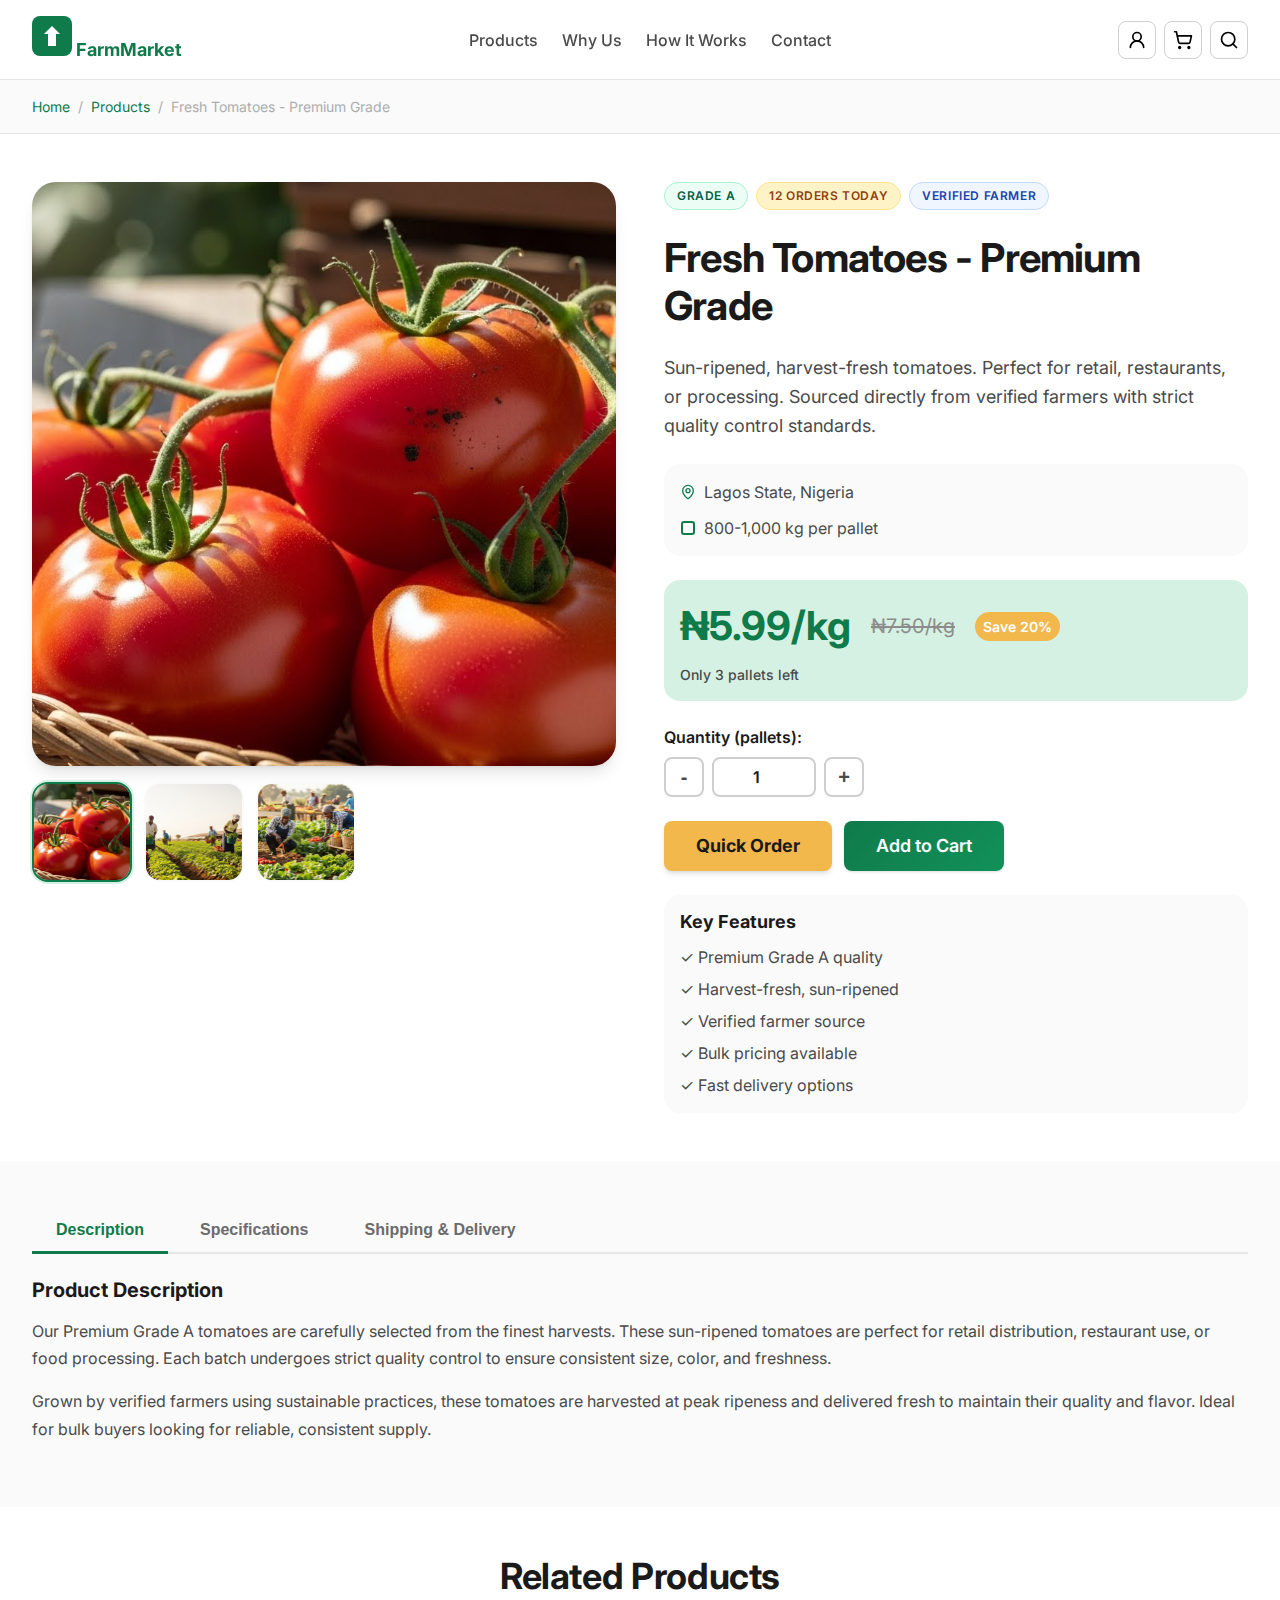
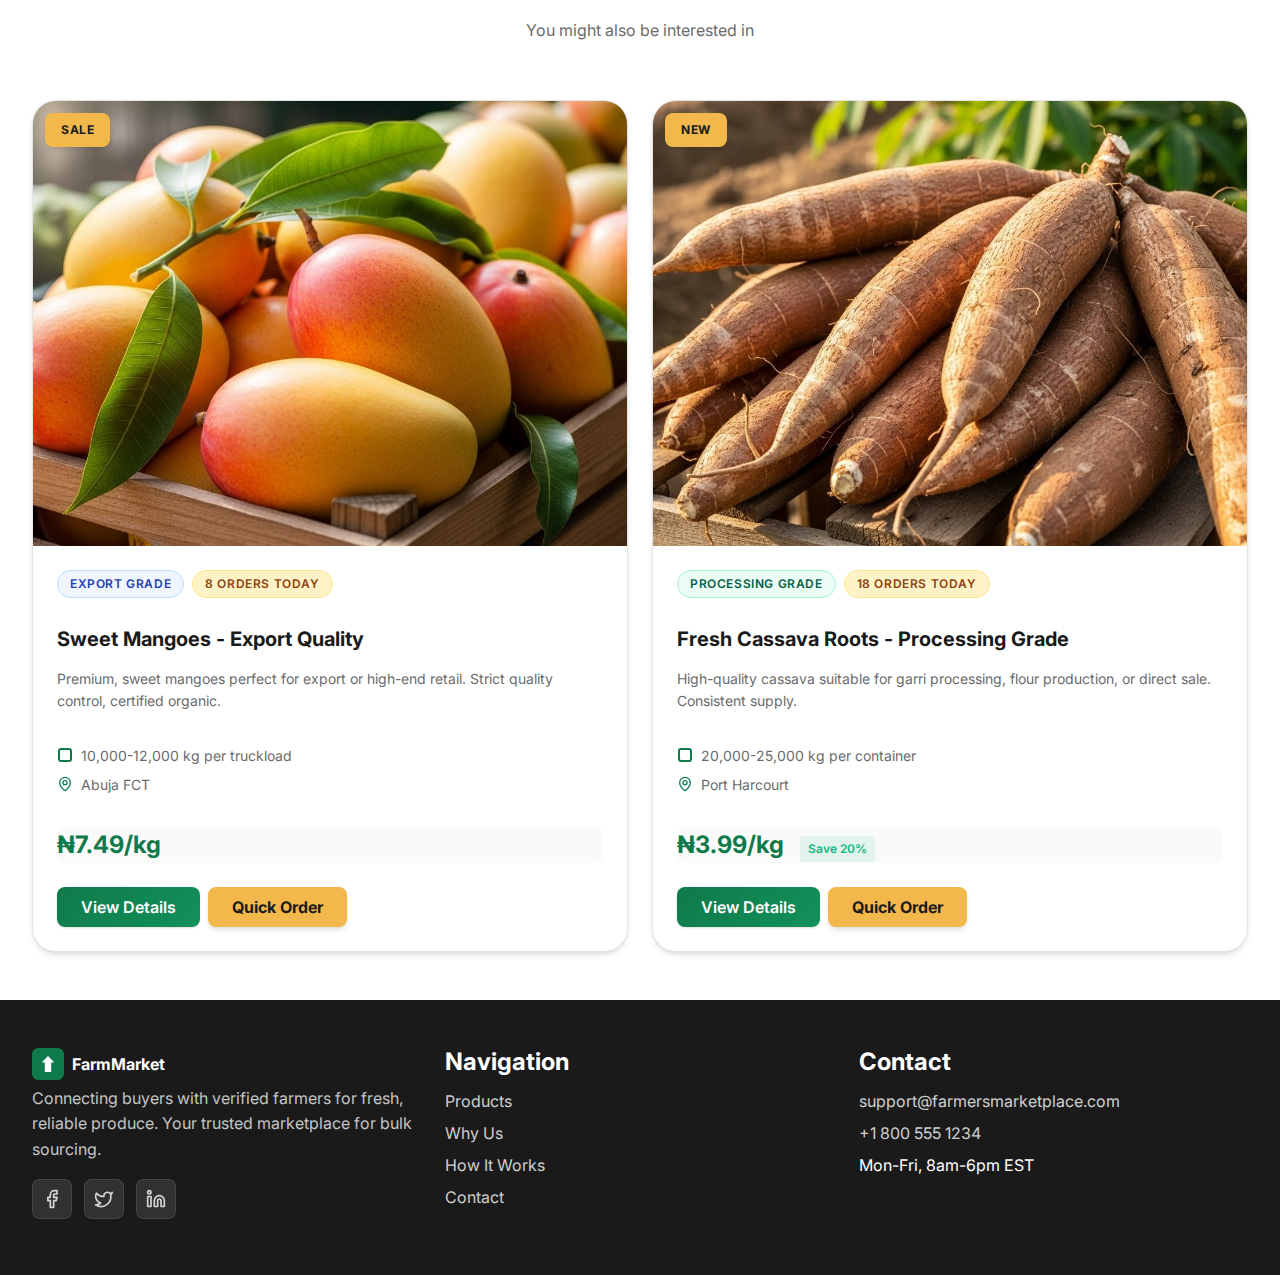
<file: product.html>
<!DOCTYPE html>
<html lang="en">

<head>
    <meta charset="UTF-8">
    <meta name="viewport" content="width=device-width, initial-scale=1.0">

    <!-- SEO Meta Tags -->
    <title>Fresh Tomatoes - Premium Grade | FarmMarket</title>
    <meta name="description"
        content="Sun-ripened, harvest-fresh tomatoes. Perfect for retail, restaurants, or processing. Buy directly from verified farmers.">
    <meta name="keywords"
        content="fresh tomatoes, premium tomatoes, bulk tomatoes, farm direct tomatoes, wholesale produce">

    <!-- Fonts -->
    <link rel="preconnect" href="https://fonts.googleapis.com">
    <link rel="preconnect" href="https://fonts.gstatic.com" crossorigin>
    <link
        href="https://fonts.googleapis.com/css2?family=Inter:wght@400;500;600;700&family=Merriweather:wght@400;700&display=swap"
        rel="stylesheet">

    <!-- Styles -->
    <link rel="stylesheet" href="styles.css">
    <link rel="stylesheet" href="components.css">
</head>

<body>
    <!-- Skip to Content Link -->
    <a href="#main-content" class="skip-link">Skip to main content</a>

    <!-- Header -->
    <header class="header" id="header">
        <div class="container">
            <nav class="navbar" role="navigation" aria-label="Main navigation">
                <div class="navbar-brand">
                    <a href="index.html" aria-label="FarmMarket Home">
                        <svg width="40" height="40" viewBox="0 0 40 40" fill="none" xmlns="http://www.w3.org/2000/svg">
                            <rect width="40" height="40" rx="8" fill="#0F7A4A" />
                            <path d="M20 10L28 18H24V30H16V18H12L20 10Z" fill="white" />
                        </svg>
                        <span class="navbar-logo-text">FarmMarket</span>
                    </a>
                </div>
                <ul class="navbar-menu">
                    <li><a href="products.html">Products</a></li>
                    <li><a href="index.html#why-us">Why Us</a></li>
                    <li><a href="index.html#how-it-works">How It Works</a></li>
                    <li><a href="index.html#contact">Contact</a></li>
                </ul>
                <div class="navbar-actions">
                    <button class="navbar-icon-btn" aria-label="User account">
                        <img src="icon/user-round.svg" alt="User account" width="20" height="20">
                    </button>
                    <button class="navbar-icon-btn" aria-label="Shopping cart">
                        <img src="icon/shopping-cart.svg" alt="Shopping cart" width="20" height="20">
                    </button>
                    <button class="navbar-icon-btn" aria-label="Search">
                        <img src="icon/search.svg" alt="Search" width="20" height="20">
                    </button>
                </div>
                <button class="navbar-toggle" aria-label="Toggle navigation" aria-expanded="false">
                    <span></span>
                    <span></span>
                    <span></span>
                </button>
            </nav>
        </div>
    </header>

    <!-- Main Content -->
    <main id="main-content">
        <!-- Breadcrumb -->
        <section class="section breadcrumb-section">
            <div class="container">
                <nav class="breadcrumb" aria-label="Breadcrumb">
                    <a href="index.html">Home</a>
                    <span>/</span>
                    <a href="products.html">Products</a>
                    <span>/</span>
                    <span>Fresh Tomatoes - Premium Grade</span>
                </nav>
            </div>
        </section>

        <!-- Product Detail Section -->
        <section class="section product-detail-section">
            <div class="container">
                <div class="product-detail-grid">
                    <!-- Product Images -->
                    <div class="product-images">
                        <div class="product-image-main">
                            <img src="img/tomato.png" alt="Fresh Tomatoes - Premium Grade" class="product-main-image">
                        </div>
                        <div class="product-image-thumbnails">
                            <div class="product-thumbnail active">
                                <img src="img/tomato.png" alt="Tomatoes view 1">
                            </div>
                            <div class="product-thumbnail">
                                <img src="img/vegetable_picking.png" alt="Tomatoes view 2">
                            </div>
                            <div class="product-thumbnail">
                                <img src="img/farmerpicking.png" alt="Tomatoes view 3">
                            </div>
                        </div>
                    </div>

                    <!-- Product Info -->
                    <div class="product-info">
                        <div class="product-badges">
                            <span class="badge badge-organic">Grade A</span>
                            <span class="badge badge-trending">12 orders today</span>
                            <span class="badge badge-certified">Verified Farmer</span>
                        </div>
                        <h1 class="product-title">Fresh Tomatoes - Premium Grade</h1>
                        <p class="product-description">Sun-ripened, harvest-fresh tomatoes. Perfect for retail,
                            restaurants, or processing. Sourced directly from verified farmers with strict quality
                            control standards.</p>

                        <div class="product-meta">
                            <div class="product-meta-item">
                                <img src="icon/map-pin.svg" alt="Location" width="16" height="16">
                                <span>Lagos State, Nigeria</span>
                            </div>
                            <div class="product-meta-item">
                                <svg width="16" height="16" viewBox="0 0 16 16" fill="none" stroke="currentColor"
                                    stroke-width="2">
                                    <rect x="2" y="2" width="12" height="12" rx="2" />
                                </svg>
                                <span>800-1,000 kg per pallet</span>
                            </div>
                        </div>

                        <div class="product-price-section">
                            <div class="product-price">
                                <span class="price">₦5.99/kg</span>
                                <span class="price-old">₦7.50/kg</span>
                                <span class="price-save">Save 20%</span>
                            </div>
                            <div class="product-stock">Only 3 pallets left</div>
                        </div>

                        <div class="product-quantity">
                            <label for="quantity" class="quantity-label">Quantity (pallets):</label>
                            <div class="quantity-selector">
                                <button class="quantity-btn" type="button" aria-label="Decrease quantity">-</button>
                                <input type="number" id="quantity" name="quantity" value="1" min="1" max="3"
                                    class="quantity-input">
                                <button class="quantity-btn" type="button" aria-label="Increase quantity">+</button>
                            </div>
                        </div>

                        <div class="product-actions">
                            <button class="btn btn-yellow btn-lg">Quick Order</button>
                            <button class="btn btn-primary btn-lg">Add to Cart</button>
                        </div>

                        <div class="product-features">
                            <h3 class="features-title">Key Features</h3>
                            <ul class="features-list">
                                <li>✓ Premium Grade A quality</li>
                                <li>✓ Harvest-fresh, sun-ripened</li>
                                <li>✓ Verified farmer source</li>
                                <li>✓ Bulk pricing available</li>
                                <li>✓ Fast delivery options</li>
                            </ul>
                        </div>
                    </div>
                </div>
            </div>
        </section>

        <!-- Product Details Tabs -->
        <section class="section product-tabs-section">
            <div class="container">
                <div class="product-tabs">
                    <button class="tab-btn active" data-tab="description">Description</button>
                    <button class="tab-btn" data-tab="specifications">Specifications</button>
                    <button class="tab-btn" data-tab="shipping">Shipping & Delivery</button>
                </div>
                <div class="tab-content active" id="description">
                    <h3>Product Description</h3>
                    <p>Our Premium Grade A tomatoes are carefully selected from the finest harvests. These sun-ripened
                        tomatoes are perfect for retail distribution, restaurant use, or food processing. Each batch
                        undergoes strict quality control to ensure consistent size, color, and freshness.</p>
                    <p>Grown by verified farmers using sustainable practices, these tomatoes are harvested at peak
                        ripeness and delivered fresh to maintain their quality and flavor. Ideal for bulk buyers looking
                        for reliable, consistent supply.</p>
                </div>
                <div class="tab-content" id="specifications">
                    <h3>Specifications</h3>
                    <dl class="spec-list">
                        <dt>Grade:</dt>
                        <dd>Premium Grade A</dd>
                        <dt>Weight per pallet:</dt>
                        <dd>800-1,000 kg</dd>
                        <dt>Packaging:</dt>
                        <dd>Standard pallet configuration</dd>
                        <dt>Storage:</dt>
                        <dd>Cool, dry place recommended</dd>
                        <dt>Shelf life:</dt>
                        <dd>7-10 days from delivery</dd>
                    </dl>
                </div>
                <div class="tab-content" id="shipping">
                    <h3>Shipping & Delivery</h3>
                    <p>We offer flexible delivery options to meet your needs:</p>
                    <ul class="shipping-list">
                        <li>✓ Standard delivery: 3-5 business days</li>
                        <li>✓ Express delivery: 1-2 business days (additional fee)</li>
                        <li>✓ Temperature-controlled transport available</li>
                        <li>✓ Delivery tracking included</li>
                        <li>✓ Free delivery on orders over 5 pallets</li>
                    </ul>
                </div>
            </div>
        </section>

        <!-- Related Products -->
        <section class="section related-products-section">
            <div class="container">
                <div class="section-header">
                    <h2>Related Products</h2>
                    <p class="text-muted">You might also be interested in</p>
                </div>
                <div class="listings-grid">
                    <div class="listing-card">
                        <div class="listing-media">
                            <img src="img/mango.png" alt="Export-grade mangoes" class="listing-image">
                            <div class="listing-badge-top">SALE</div>
                        </div>
                        <div class="listing-body">
                            <div class="listing-badges">
                                <span class="badge badge-certified">Export Grade</span>
                                <span class="badge badge-trending">8 orders today</span>
                            </div>
                            <h3 class="listing-title">Sweet Mangoes - Export Quality</h3>
                            <p class="listing-description">Premium, sweet mangoes perfect for export or high-end retail.
                                Strict quality control, certified organic.</p>
                            <div class="listing-meta">
                                <div class="meta-item">
                                    <svg width="16" height="16" viewBox="0 0 16 16" fill="none" stroke="currentColor"
                                        stroke-width="2">
                                        <rect x="2" y="2" width="12" height="12" rx="2" />
                                    </svg>
                                    <span>10,000-12,000 kg per truckload</span>
                                </div>
                                <div class="meta-item">
                                    <img src="icon/map-pin.svg" alt="Location" width="16" height="16">
                                    <span>Abuja FCT</span>
                                </div>
                            </div>
                            <div class="listing-price-section">
                                <div class="listing-price">
                                    <span class="price">₦7.49/kg</span>
                                </div>
                            </div>
                            <div class="listing-actions">
                                <a href="product-detail.html" class="btn btn-primary">View Details</a>
                                <button class="btn btn-yellow">Quick Order</button>
                            </div>
                        </div>
                    </div>

                    <div class="listing-card">
                        <div class="listing-media">
                            <img src="img/cassava.png" alt="Cassava roots" class="listing-image">
                            <div class="listing-badge-top">NEW</div>
                        </div>
                        <div class="listing-body">
                            <div class="listing-badges">
                                <span class="badge badge-organic">Processing Grade</span>
                                <span class="badge badge-trending">18 orders today</span>
                            </div>
                            <h3 class="listing-title">Fresh Cassava Roots - Processing Grade</h3>
                            <p class="listing-description">High-quality cassava suitable for garri processing, flour
                                production, or direct sale. Consistent supply.</p>
                            <div class="listing-meta">
                                <div class="meta-item">
                                    <svg width="16" height="16" viewBox="0 0 16 16" fill="none" stroke="currentColor"
                                        stroke-width="2">
                                        <rect x="2" y="2" width="12" height="12" rx="2" />
                                    </svg>
                                    <span>20,000-25,000 kg per container</span>
                                </div>
                                <div class="meta-item">
                                    <img src="icon/map-pin.svg" alt="Location" width="16" height="16">
                                    <span>Port Harcourt</span>
                                </div>
                            </div>
                            <div class="listing-price-section">
                                <div class="listing-price">
                                    <span class="price">₦3.99/kg</span>
                                    <span class="price-save">Save 20%</span>
                                </div>
                            </div>
                            <div class="listing-actions">
                                <a href="product-detail.html" class="btn btn-primary">View Details</a>
                                <button class="btn btn-yellow">Quick Order</button>
                            </div>
                        </div>
                    </div>
                </div>
            </div>
        </section>
    </main>

    <!-- Footer -->
    <footer class="footer">
        <div class="container">
            <div class="footer-grid">
                <div class="footer-column">
                    <div class="footer-brand">
                        <svg width="32" height="32" viewBox="0 0 40 40" fill="none" xmlns="http://www.w3.org/2000/svg">
                            <rect width="40" height="40" rx="8" fill="#0F7A4A" />
                            <path d="M20 10L28 18H24V30H16V18H12L20 10Z" fill="white" />
                        </svg>
                        <span>FarmMarket</span>
                    </div>
                    <p class="footer-description">Connecting buyers with verified farmers for fresh, reliable produce.
                        Your trusted marketplace for bulk sourcing.</p>
                    <div class="footer-social">
                        <a href="#" aria-label="Facebook" class="footer-social-link">
                            <img src="icon/facebook.svg" alt="Facebook" width="24" height="24">
                        </a>
                        <a href="#" aria-label="Twitter" class="footer-social-link">
                            <img src="icon/twitter.svg" alt="Twitter" width="24" height="24">
                        </a>
                        <a href="#" aria-label="LinkedIn" class="footer-social-link">
                            <img src="icon/linkedin.svg" alt="LinkedIn" width="24" height="24">
                        </a>
                    </div>
                </div>

                <div class="footer-column">
                    <h4 class="footer-heading">Navigation</h4>
                    <ul class="footer-links">
                        <li><a href="products.html">Products</a></li>
                        <li><a href="index.html#why-us">Why Us</a></li>
                        <li><a href="index.html#how-it-works">How It Works</a></li>
                        <li><a href="index.html#contact">Contact</a></li>
                    </ul>
                </div>

                <div class="footer-column" id="contact">
                    <h4 class="footer-heading">Contact</h4>
                    <ul class="footer-links">
                        <li><a href="mailto:support@farmersmarketplace.com">support@farmersmarketplace.com</a></li>
                        <li><a href="tel:+18005551234">+1 800 555 1234</a></li>
                        <li>Mon-Fri, 8am-6pm EST</li>
                    </ul>
                </div>
            </div>
        </div>
    </footer>

    <script>
        // Tab functionality
        document.querySelectorAll('.tab-btn').forEach(btn => {
            btn.addEventListener('click', () => {
                const tabId = btn.getAttribute('data-tab');
                
                // Remove active class from all buttons and content
                document.querySelectorAll('.tab-btn').forEach(b => b.classList.remove('active'));
                document.querySelectorAll('.tab-content').forEach(c => c.classList.remove('active'));
                
                // Add active class to clicked button and corresponding content
                btn.classList.add('active');
                document.getElementById(tabId).classList.add('active');
            });
        });

        // Quantity selector
        document.querySelectorAll('.quantity-btn').forEach(btn => {
            btn.addEventListener('click', () => {
                const input = document.getElementById('quantity');
                const currentValue = parseInt(input.value);
                const max = parseInt(input.max);
                const min = parseInt(input.min);
                
                if (btn.textContent === '+' && currentValue < max) {
                    input.value = currentValue + 1;
                } else if (btn.textContent === '-' && currentValue > min) {
                    input.value = currentValue - 1;
                }
            });
        });

        // Thumbnail image switching
        document.querySelectorAll('.product-thumbnail').forEach(thumb => {
            thumb.addEventListener('click', () => {
                document.querySelectorAll('.product-thumbnail').forEach(t => t.classList.remove('active'));
                thumb.classList.add('active');
                const imgSrc = thumb.querySelector('img').src;
                document.querySelector('.product-main-image').src = imgSrc;
            });
        });
    </script>

</body>

</html>
</file>
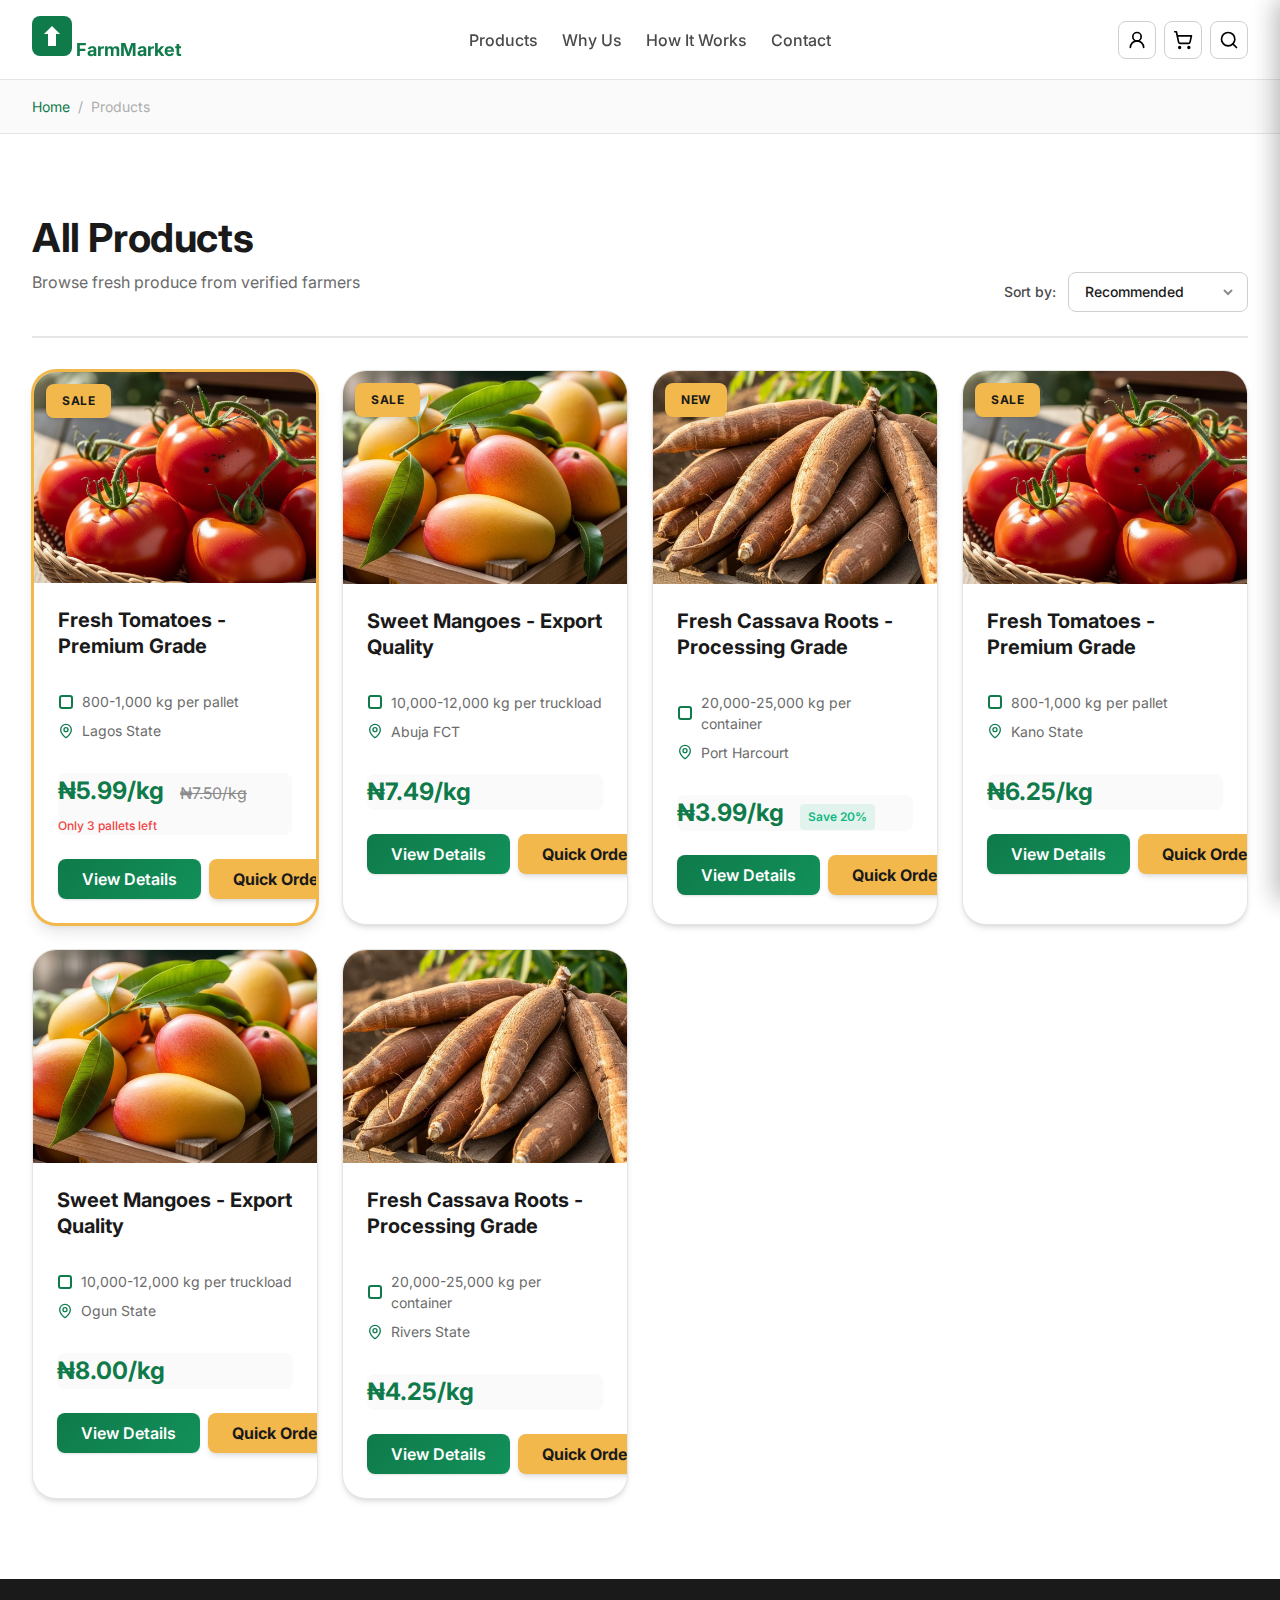
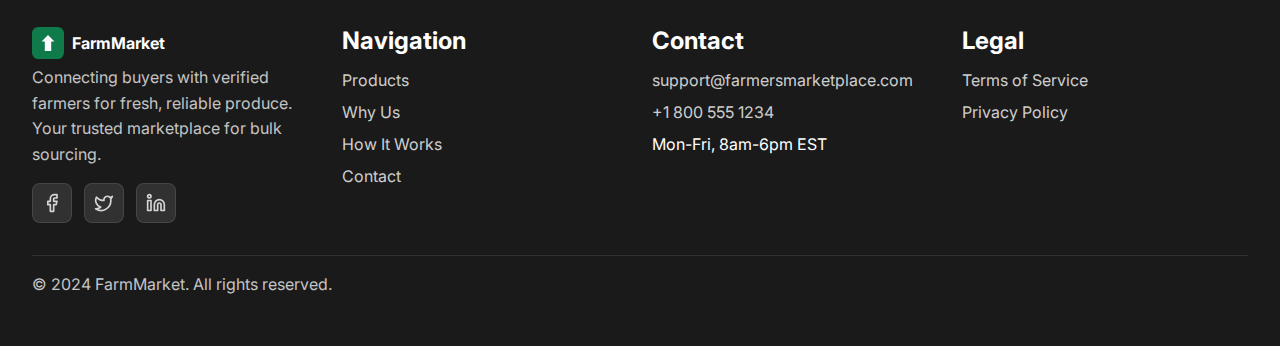
<file: products.html>
<!DOCTYPE html>
<html lang="en">

<head>
    <meta charset="UTF-8">
    <meta name="viewport" content="width=device-width, initial-scale=1.0">

    <!-- SEO Meta Tags -->
    <title>All Products — Fresh Produce Marketplace | FarmMarket</title>
    <meta name="description"
        content="Browse all fresh produce offers from verified farmers. Compare prices, grades, and delivery options for bulk produce sourcing.">
    <meta name="keywords"
        content="fresh produce, bulk produce, farm direct, wholesale vegetables, fruits marketplace, verified farmers">

    <!-- Fonts -->
    <link rel="preconnect" href="https://fonts.googleapis.com">
    <link rel="preconnect" href="https://fonts.gstatic.com" crossorigin>
    <link
        href="https://fonts.googleapis.com/css2?family=Inter:wght@400;500;600;700&family=Merriweather:wght@400;700&display=swap"
        rel="stylesheet">

    <!-- Styles -->
    <link rel="stylesheet" href="styles.css">
    <link rel="stylesheet" href="components.css">
</head>

<body>
    <!-- Skip to Content Link -->
    <a href="#main-content" class="skip-link">Skip to main content</a>

    <!-- Header -->
    <header class="header" id="header">
        <div class="container">
            <nav class="navbar" role="navigation" aria-label="Main navigation">
                <div class="navbar-brand">
                    <a href="index.html" aria-label="FarmMarket Home">
                        <svg width="40" height="40" viewBox="0 0 40 40" fill="none" xmlns="http://www.w3.org/2000/svg">
                            <rect width="40" height="40" rx="8" fill="#0F7A4A" />
                            <path d="M20 10L28 18H24V30H16V18H12L20 10Z" fill="white" />
                        </svg>
                        <span class="navbar-logo-text">FarmMarket</span>
                    </a>
                </div>
                <ul class="navbar-menu">
                    <li><a href="products.html">Products</a></li>
                    <li><a href="index.html#why-us">Why Us</a></li>
                    <li><a href="index.html#how-it-works">How It Works</a></li>
                    <li><a href="contact.html">Contact</a></li>
                    <li class="navbar-actions-item"><a href="login.html" class="navbar-icon-btn" aria-label="User account">
                        <img src="icon/user-round.svg" alt="User account" width="20" height="20">
                        <span>Account</span>
                    </a></li>
                    <li class="navbar-actions-item"><button class="navbar-icon-btn cart-icon-btn" id="cart-icon-btn" aria-label="Shopping cart">
                        <img src="icon/shopping-cart.svg" alt="Shopping cart" width="20" height="20">
                        <span class="cart-badge" id="cart-badge">0</span>
                        <span>Cart</span>
                    </button></li>
                    <li class="navbar-actions-item"><button class="navbar-icon-btn search-icon-btn" id="search-btn" aria-label="Search">
                        <img src="icon/search.svg" alt="Search" width="20" height="20">
                        <span>Search</span>
                    </button></li>
                </ul>
                <div class="navbar-actions">
                    <a href="login.html" class="navbar-icon-btn" aria-label="User account">
                        <img src="icon/user-round.svg" alt="User account" width="20" height="20">
                    </a>
                    <button class="navbar-icon-btn cart-icon-btn" id="cart-icon-btn" aria-label="Shopping cart">
                        <img src="icon/shopping-cart.svg" alt="Shopping cart" width="20" height="20">
                        <span class="cart-badge" id="cart-badge">0</span>
                    </button>
                    <button class="navbar-icon-btn search-icon-btn" id="search-btn" aria-label="Search">
                        <img src="icon/search.svg" alt="Search" width="20" height="20">
                    </button>
                </div>
                <button class="navbar-toggle" aria-label="Toggle navigation" aria-expanded="false">
                    <span></span>
                    <span></span>
                    <span></span>
                </button>
            </nav>
        </div>
    </header>

    <!-- Main Content -->
    <main id="main-content">
        <!-- Breadcrumb -->
        <section class="section breadcrumb-section">
            <div class="container">
                <nav class="breadcrumb" aria-label="Breadcrumb">
                    <a href="index.html">Home</a>
                    <span>/</span>
                    <span>Products</span>
                </nav>
            </div>
        </section>

        <!-- Products Listing Section -->
        <section class="section listings-section" id="listings">
            <div class="container">
                <div class="listings-header">
                    <div>
                        <h2>All Products</h2>
                        <p class="text-muted">Browse fresh produce from verified farmers</p>
                    </div>
                    <div class="listings-header-actions">
                        <div class="listings-sort-wrapper">
                            <label for="sort-select" class="listings-sort-label">Sort by:</label>
                            <div class="listings-select-wrapper">
                                <select id="sort-select" class="listings-sort-select" aria-label="Sort listings">
                                    <option value="recommended">Recommended</option>
                                    <option value="price-low">Price: Low to High</option>
                                    <option value="price-high">Price: High to Low</option>
                                    <option value="freshness">Freshness</option>
                                    <option value="newest">Newest</option>
                                </select>
                                <svg class="listings-select-icon" width="16" height="16" viewBox="0 0 16 16" fill="none"
                                    stroke="currentColor" stroke-width="2">
                                    <path d="M4 6L8 10L12 6" />
                                </svg>
                            </div>
                        </div>
                    </div>
                </div>

                <!-- Listings Grid -->
                <div class="listings-grid" id="listings-grid">
                    <div class="listing-card featured">
                        <div class="listing-media">
                            <img src="img/tomato.png" alt="Fresh tomatoes" class="listing-image">
                            <div class="listing-badge-top">SALE</div>
                        </div>
                        <div class="listing-body">
                            <h3 class="listing-title">Fresh Tomatoes - Premium Grade</h3>
                            <div class="listing-meta">
                                <div class="meta-item">
                                    <svg width="16" height="16" viewBox="0 0 16 16" fill="none" stroke="currentColor"
                                        stroke-width="2">
                                        <rect x="2" y="2" width="12" height="12" rx="2" />
                                    </svg>
                                    <span>800-1,000 kg per pallet</span>
                                </div>
                                <div class="meta-item">
                                    <img src="icon/map-pin.svg" alt="Location" width="16" height="16">
                                    <span>Lagos State</span>
                                </div>
                            </div>
                            <div class="listing-price-section">
                                <div class="listing-price">
                                    <span class="price">₦5.99/kg</span>
                                    <span class="price-old">₦7.50/kg</span>
                                </div>
                                <div class="listing-stock">Only 3 pallets left</div>
                            </div>
                            <div class="listing-actions">
                                <a href="product-detail.html?id=tomato-premium-lagos" class="btn btn-primary">View Details</a>
                                <button class="btn btn-yellow" onclick="handleQuickOrderFromListing('tomato-premium-lagos')">Quick Order</button>
                            </div>
                        </div>
                    </div>

                    <div class="listing-card">
                        <div class="listing-media">
                            <img src="img/mango.png" alt="Export-grade mangoes" class="listing-image">
                            <div class="listing-badge-top">SALE</div>
                        </div>
                        <div class="listing-body">
                            <h3 class="listing-title">Sweet Mangoes - Export Quality</h3>
                            <!-- <p class="listing-description">Premium, sweet mangoes perfect for export or high-end retail.
                                Strict quality control, certified organic.</p> -->
                            <div class="listing-meta">
                                <div class="meta-item">
                                    <svg width="16" height="16" viewBox="0 0 16 16" fill="none" stroke="currentColor"
                                        stroke-width="2">
                                        <rect x="2" y="2" width="12" height="12" rx="2" />
                                    </svg>
                                    <span>10,000-12,000 kg per truckload</span>
                                </div>
                                <div class="meta-item">
                                    <img src="icon/map-pin.svg" alt="Location" width="16" height="16">
                                    <span>Abuja FCT</span>
                                </div>
                            </div>
                            <div class="listing-price-section">
                                <div class="listing-price">
                                    <span class="price">₦7.49/kg</span>
                                </div>
                            </div>
                            <div class="listing-actions">
                                <a href="product-detail.html?id=mango-export-abuja" class="btn btn-primary">View Details</a>
                                <button class="btn btn-yellow" onclick="handleQuickOrderFromListing('mango-export-abuja')">Quick Order</button>
                            </div>
                        </div>
                    </div>

                    <div class="listing-card">
                        <div class="listing-media">
                            <img src="img/cassava.png" alt="Cassava roots" class="listing-image">
                            <div class="listing-badge-top">NEW</div>
                        </div>
                        <div class="listing-body">
                            <h3 class="listing-title">Fresh Cassava Roots - Processing Grade</h3>
                            <div class="listing-meta">
                                <div class="meta-item">
                                    <svg width="16" height="16" viewBox="0 0 16 16" fill="none" stroke="currentColor"
                                        stroke-width="2">
                                        <rect x="2" y="2" width="12" height="12" rx="2" />
                                    </svg>
                                    <span>20,000-25,000 kg per container</span>
                                </div>
                                <div class="meta-item">
                                    <img src="icon/map-pin.svg" alt="Location" width="16" height="16">
                                    <span>Port Harcourt</span>
                                </div>
                            </div>
                            <div class="listing-price-section">
                                <div class="listing-price">
                                    <span class="price">₦3.99/kg</span>
                                    <span class="price-save">Save 20%</span>
                                </div>
                            </div>
                            <div class="listing-actions">
                                <a href="product-detail.html?id=cassava-processing-ph" class="btn btn-primary">View Details</a>
                                <button class="btn btn-yellow" onclick="handleQuickOrderFromListing('cassava-processing-ph')">Quick Order</button>
                            </div>
                        </div>
                    </div>

                    <div class="listing-card">
                        <div class="listing-media">
                            <img src="img/tomato.png" alt="Fresh tomatoes" class="listing-image">
                            <div class="listing-badge-top">SALE</div>
                        </div>
                        <div class="listing-body">
                            <h3 class="listing-title">Fresh Tomatoes - Premium Grade</h3>
                            <div class="listing-meta">
                                <div class="meta-item">
                                    <svg width="16" height="16" viewBox="0 0 16 16" fill="none" stroke="currentColor"
                                        stroke-width="2">
                                        <rect x="2" y="2" width="12" height="12" rx="2" />
                                    </svg>
                                    <span>800-1,000 kg per pallet</span>
                                </div>
                                <div class="meta-item">
                                    <img src="icon/map-pin.svg" alt="Location" width="16" height="16">
                                    <span>Kano State</span>
                                </div>
                            </div>
                            <div class="listing-price-section">
                                <div class="listing-price">
                                    <span class="price">₦6.25/kg</span>
                                </div>
                            </div>
                            <div class="listing-actions">
                                <a href="product-detail.html?id=tomato-premium-kano" class="btn btn-primary">View Details</a>
                                <button class="btn btn-yellow" onclick="handleQuickOrderFromListing('tomato-premium-kano')">Quick Order</button>
                            </div>
                        </div>
                    </div>

                    <div class="listing-card">
                        <div class="listing-media">
                            <img src="img/mango.png" alt="Export-grade mangoes" class="listing-image">
                        </div>
                        <div class="listing-body">
                            <h3 class="listing-title">Sweet Mangoes - Export Quality</h3>
                            <div class="listing-meta">
                                <div class="meta-item">
                                    <svg width="16" height="16" viewBox="0 0 16 16" fill="none" stroke="currentColor"
                                        stroke-width="2">
                                        <rect x="2" y="2" width="12" height="12" rx="2" />
                                    </svg>
                                    <span>10,000-12,000 kg per truckload</span>
                                </div>
                                <div class="meta-item">
                                    <img src="icon/map-pin.svg" alt="Location" width="16" height="16">
                                    <span>Ogun State</span>
                                </div>
                            </div>
                            <div class="listing-price-section">
                                <div class="listing-price">
                                    <span class="price">₦8.00/kg</span>
                                </div>
                            </div>
                            <div class="listing-actions">
                                <a href="product-detail.html?id=mango-export-ogun" class="btn btn-primary">View Details</a>
                                <button class="btn btn-yellow" onclick="handleQuickOrderFromListing('mango-export-ogun')">Quick Order</button>
                            </div>
                        </div>
                    </div>

                    <div class="listing-card">
                        <div class="listing-media">
                            <img src="img/cassava.png" alt="Cassava roots" class="listing-image">
                        </div>
                        <div class="listing-body">
                            <h3 class="listing-title">Fresh Cassava Roots - Processing Grade</h3>
                            <div class="listing-meta">
                                <div class="meta-item">
                                    <svg width="16" height="16" viewBox="0 0 16 16" fill="none" stroke="currentColor"
                                        stroke-width="2">
                                        <rect x="2" y="2" width="12" height="12" rx="2" />
                                    </svg>
                                    <span>20,000-25,000 kg per container</span>
                                </div>
                                <div class="meta-item">
                                    <img src="icon/map-pin.svg" alt="Location" width="16" height="16">
                                    <span>Rivers State</span>
                                </div>
                            </div>
                            <div class="listing-price-section">
                                <div class="listing-price">
                                    <span class="price">₦4.25/kg</span>
                                </div>
                            </div>
                            <div class="listing-actions">
                                <a href="product-detail.html?id=cassava-processing-rivers" class="btn btn-primary">View Details</a>
                                <button class="btn btn-yellow" onclick="handleQuickOrderFromListing('cassava-processing-rivers')">Quick Order</button>
                            </div>
                        </div>
                    </div>
                </div>
            </div>
        </section>
    </main>

    <!-- Footer -->
    <footer class="footer">
        <div class="container">
            <div class="footer-grid">
                <div class="footer-column">
                    <div class="footer-brand">
                        <svg width="32" height="32" viewBox="0 0 40 40" fill="none" xmlns="http://www.w3.org/2000/svg">
                            <rect width="40" height="40" rx="8" fill="#0F7A4A" />
                            <path d="M20 10L28 18H24V30H16V18H12L20 10Z" fill="white" />
                        </svg>
                        <span>FarmMarket</span>
                    </div>
                    <p class="footer-description">Connecting buyers with verified farmers for fresh, reliable produce.
                        Your trusted marketplace for bulk sourcing.</p>
                    <div class="footer-social">
                        <a href="#" aria-label="Facebook" class="footer-social-link">
                            <img src="icon/facebook.svg" alt="Facebook" width="24" height="24">
                        </a>
                        <a href="#" aria-label="Twitter" class="footer-social-link">
                            <img src="icon/twitter.svg" alt="Twitter" width="24" height="24">
                        </a>
                        <a href="#" aria-label="LinkedIn" class="footer-social-link">
                            <img src="icon/linkedin.svg" alt="LinkedIn" width="24" height="24">
                        </a>
                    </div>
                </div>

                <div class="footer-column">
                    <h4 class="footer-heading">Navigation</h4>
                    <ul class="footer-links">
                        <li><a href="products.html">Products</a></li>
                        <li><a href="index.html#why-us">Why Us</a></li>
                        <li><a href="index.html#how-it-works">How It Works</a></li>
                        <li><a href="contact.html">Contact</a></li>
                    </ul>
                </div>

                <div class="footer-column" id="contact">
                    <h4 class="footer-heading">Contact</h4>
                    <ul class="footer-links">
                        <li><a href="mailto:support@farmersmarketplace.com">support@farmersmarketplace.com</a></li>
                        <li><a href="tel:+18005551234">+1 800 555 1234</a></li>
                        <li>Mon-Fri, 8am-6pm EST</li>
                    </ul>
                </div>

                <div class="footer-column">
                    <h4 class="footer-heading">Legal</h4>
                    <ul class="footer-links">
                        <li><a href="terms-of-service.html">Terms of Service</a></li>
                        <li><a href="privacy-policy.html">Privacy Policy</a></li>
                    </ul>
                </div>
            </div>
            <div class="footer-bottom">
                <p>&copy; 2024 FarmMarket. All rights reserved.</p>
            </div>
        </div>
    </footer>

    <!-- Cart Sidebar -->
    <div id="cart-overlay" class="cart-overlay"></div>
    <div id="cart-sidebar" class="cart-sidebar">
        <div class="cart-header">
            <h2>Shopping Cart</h2>
            <button id="cart-close" class="cart-close-btn" aria-label="Close cart">
                <svg width="24" height="24" viewBox="0 0 24 24" fill="none" stroke="currentColor" stroke-width="2">
                    <path d="M18 6L6 18M6 6L18 18" />
                </svg>
            </button>
        </div>
        <div class="cart-content">
            <div id="cart-empty" class="cart-empty">
                <img src="icon/shopping-cart.svg" alt="Shopping cart" width="64" height="64">
                <p>Your cart is empty</p>
                <a href="products.html" class="btn btn-primary" onclick="closeCart()">Browse Products</a>
            </div>
            <div id="cart-items" class="cart-items">
                <!-- Cart items will be rendered here -->
            </div>
        </div>
        <div id="cart-footer" class="cart-footer">
            <div class="cart-total">
                <span class="cart-total-label">Total:</span>
                <span class="cart-total-amount" id="cart-total">₦0.00</span>
            </div>
            <button class="btn btn-yellow btn-lg btn-block" onclick="handleCheckout()">Proceed to Checkout</button>
            <button class="btn btn-ghost btn-block" onclick="clearCart()">Clear Cart</button>
        </div>
    </div>

    <!-- Search Sidebar -->
    <div id="search-overlay" class="cart-overlay"></div>
    <div id="search-sidebar" class="cart-sidebar">
        <div class="cart-header">
            <h2>Search Products</h2>
            <button id="search-close" class="cart-close-btn" aria-label="Close search">
                <svg width="24" height="24" viewBox="0 0 24 24" fill="none" stroke="currentColor" stroke-width="2">
                    <path d="M18 6L6 18M6 6L18 18" />
                </svg>
            </button>
        </div>
        <div class="cart-content">
            <div style="padding: var(--space-6); border-bottom: 1px solid var(--color-neutral-200);">
                <div style="position: relative; display: flex; align-items: center;">
                    <svg style="position: absolute; left: var(--space-4); color: var(--color-neutral-400); pointer-events: none;" width="20" height="20" viewBox="0 0 24 24" fill="none" stroke="currentColor" stroke-width="2">
                        <circle cx="11" cy="11" r="8"/>
                        <path d="M21 21L16.65 16.65"/>
                    </svg>
                    <input 
                        type="text" 
                        id="search-input" 
                        style="width: 100%; padding: var(--space-3) var(--space-3) var(--space-3) calc(var(--space-4) + 20px + var(--space-2)); border: 1px solid var(--color-neutral-300); border-radius: var(--radius-md); font-size: var(--font-size-base); color: var(--color-neutral-900); background: var(--color-neutral-50); transition: all var(--duration-normal) var(--ease-out);"
                        placeholder="Search products, locations, descriptions..."
                        autocomplete="off"
                        aria-label="Search products"
                    >
                </div>
            </div>
            <div id="search-results-count" style="display: none; font-size: var(--font-size-sm); font-weight: var(--font-weight-semibold); color: var(--color-neutral-600); margin-bottom: var(--space-4); padding: var(--space-4) var(--space-4) var(--space-2); border-bottom: 1px solid var(--color-neutral-200);"></div>
            <div id="search-no-results" class="cart-empty" style="display: none;">
                <svg width="64" height="64" viewBox="0 0 24 24" fill="none" stroke="currentColor" stroke-width="1.5">
                    <circle cx="11" cy="11" r="8"/>
                    <path d="M21 21L16.65 16.65"/>
                </svg>
                <p>No products found</p>
                <span style="font-size: var(--font-size-sm); color: var(--color-neutral-500);">Try different keywords or browse all products</span>
            </div>
            <div id="search-results" style="display: none; gap: var(--space-4); padding: var(--space-4);">
                <!-- Search results will be displayed here -->
            </div>
        </div>
    </div>

    <!-- Load UI Components (Loader & Modals) -->
    <script src="load-ui-components.js"></script>
    <!-- Products Data -->
    <script src="products-data.js"></script>
    <!-- UI Components Functions -->
    <script src="ui-components.js"></script>
    <!-- Navigation Script -->
    <script src="navigation.js"></script>
    <!-- Cart Script -->
    <script src="cart.js"></script>
    <!-- Search Script -->
    <script src="search.js"></script>
    <script>
        // Handle quick order from listing cards
        function handleQuickOrderFromListing(productId) {
            quickOrder(productId, 1);
        }

        // Handle checkout
        function handleCheckout() {
            if (cart.length === 0) {
                showErrorModal('Empty Cart', 'Your cart is empty. Add some products before checkout.');
                return;
            }
            showInfoModal('Checkout Coming Soon', 'Checkout functionality will be available soon. Thank you for your interest!');
        }
    </script>

</body>

</html>
</file>
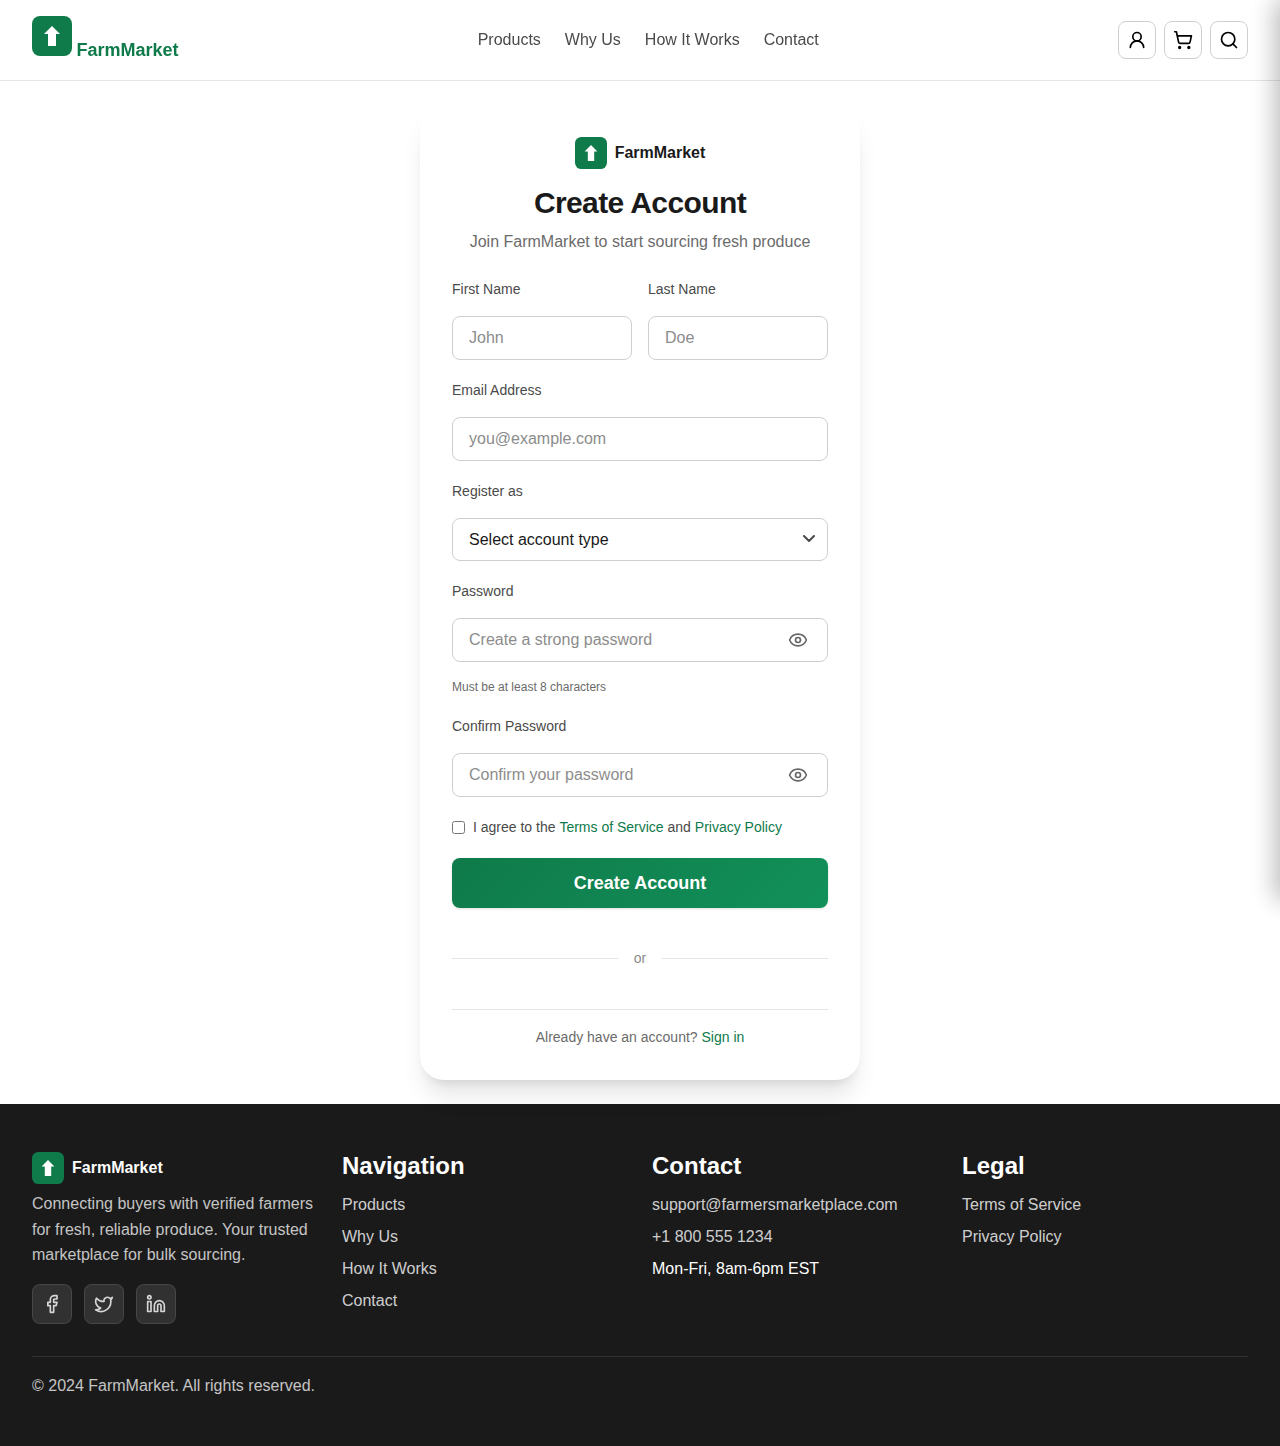
<file: signup.html>
<!DOCTYPE html>
<html lang="en">

<head>
    <meta charset="UTF-8">
    <meta name="viewport" content="width=device-width, initial-scale=1.0">
    <title>Sign Up | FarmMarket</title>
    <meta name="description"
        content="Create your FarmMarket account to start buying fresh produce directly from verified farmers.">

    <!-- Styles -->
    <link rel="stylesheet" href="styles.css">
    <link rel="stylesheet" href="components.css">

    <style>
        .auth-page {
            min-height: 100vh;
            display: grid;
            place-items: center;
            padding: var(--space-6);
            background: linear-gradient(135deg, var(--color-primary-50) 0%, var(--color-bg-primary) 100%);
        }

        .auth-container {
            width: 100%;
            max-width: 440px;
        }

        .auth-card {
            background: white;
            border-radius: var(--radius-xl);
            box-shadow: var(--shadow-xl);
            padding: var(--space-8);
            display: grid;
            gap: var(--space-6);
        }

        .auth-header {
            text-align: center;
        }

        .auth-logo {
            display: inline-flex;
            align-items: center;
            gap: var(--space-2);
            margin-bottom: var(--space-4);
        }

        .auth-title {
            font-size: var(--font-size-3xl);
            font-weight: var(--font-weight-bold);
            color: var(--color-neutral-900);
            margin: 0 0 var(--space-2);
        }

        .auth-subtitle {
            font-size: var(--font-size-base);
            color: var(--color-neutral-600);
            margin: 0;
        }

        .auth-form {
            display: grid;
            gap: var(--space-5);
        }

        .form-group {
            display: grid;
            gap: var(--space-2);
        }

        .form-row {
            display: grid;
            grid-template-columns: 1fr 1fr;
            gap: var(--space-4);
        }

        .form-link {
            font-size: var(--font-size-sm);
            color: var(--color-primary-600);
            text-decoration: none;
            font-weight: var(--font-weight-medium);
        }

        .form-link:hover {
            color: var(--color-primary-500);
            text-decoration: underline;
        }

        .auth-divider {
            display: flex;
            align-items: center;
            gap: var(--space-4);
            margin: var(--space-4) 0;
        }

        .auth-divider::before,
        .auth-divider::after {
            content: '';
            flex: 1;
            height: 1px;
            background: var(--color-neutral-200);
        }

        .auth-divider-text {
            font-size: var(--font-size-sm);
            color: var(--color-neutral-500);
        }

        .auth-footer {
            text-align: center;
            padding-top: var(--space-4);
            border-top: 1px solid var(--color-neutral-200);
        }

        .auth-footer-text {
            font-size: var(--font-size-sm);
            color: var(--color-neutral-600);
            margin: 0;
        }

        .password-toggle {
            position: relative;
        }

        .password-toggle-btn {
            position: absolute;
            right: var(--space-3);
            top: 50%;
            transform: translateY(-50%);
            background: transparent;
            border: none;
            color: var(--color-neutral-500);
            cursor: pointer;
            padding: var(--space-2);
            display: flex;
            align-items: center;
            justify-content: center;
            transition: color var(--duration-normal) var(--ease-out);
        }

        .password-toggle-btn:hover {
            color: var(--color-neutral-700);
        }

        .password-strength {
            margin-top: var(--space-2);
            font-size: var(--font-size-xs);
            color: var(--color-neutral-600);
        }

        @media (max-width: 640px) {
            .auth-card {
                padding: var(--space-6);
            }

            .form-row {
                grid-template-columns: 1fr;
            }
        }
    </style>
</head>

<body>
    <!-- Header -->
    <header class="header" id="header">
        <div class="container">
            <nav class="navbar" role="navigation" aria-label="Main navigation">
                <div class="navbar-brand">
                    <a href="index.html" aria-label="FarmMarket Home">
                        <svg width="40" height="40" viewBox="0 0 40 40" fill="none" xmlns="http://www.w3.org/2000/svg">
                            <rect width="40" height="40" rx="8" fill="#0F7A4A" />
                            <path d="M20 10L28 18H24V30H16V18H12L20 10Z" fill="white" />
                        </svg>
                        <span class="navbar-logo-text">FarmMarket</span>
                    </a>
                </div>
                <ul class="navbar-menu">
                    <li><a href="products.html">Products</a></li>
                    <li><a href="index.html#why-us">Why Us</a></li>
                    <li><a href="index.html#how-it-works">How It Works</a></li>
                    <li><a href="contact.html">Contact</a></li>
                    <li class="navbar-actions-item"><a href="login.html" class="navbar-icon-btn" aria-label="User account">
                        <img src="icon/user-round.svg" alt="User account" width="20" height="20">
                        <span>Account</span>
                    </a></li>
                    <li class="navbar-actions-item"><button class="navbar-icon-btn cart-icon-btn" id="cart-icon-btn" aria-label="Shopping cart">
                        <img src="icon/shopping-cart.svg" alt="Shopping cart" width="20" height="20">
                        <span class="cart-badge" id="cart-badge">0</span>
                        <span>Cart</span>
                    </button></li>
                    <li class="navbar-actions-item"><button class="navbar-icon-btn search-icon-btn" id="search-btn" aria-label="Search">
                        <img src="icon/search.svg" alt="Search" width="20" height="20">
                        <span>Search</span>
                    </button></li>
                </ul>
                <div class="navbar-actions">
                    <a href="login.html" class="navbar-icon-btn" aria-label="User account">
                        <img src="icon/user-round.svg" alt="User account" width="20" height="20">
                    </a>
                    <button class="navbar-icon-btn cart-icon-btn" id="cart-icon-btn" aria-label="Shopping cart">
                        <img src="icon/shopping-cart.svg" alt="Shopping cart" width="20" height="20">
                        <span class="cart-badge" id="cart-badge">0</span>
                    </button>
                    <button class="navbar-icon-btn search-icon-btn" id="search-btn" aria-label="Search">
                        <img src="icon/search.svg" alt="Search" width="20" height="20">
                    </button>
                </div>
                <button class="navbar-toggle" aria-label="Toggle navigation" aria-expanded="false">
                    <span></span>
                    <span></span>
                    <span></span>
                </button>
            </nav>
        </div>
    </header>

    <!-- Auth Page Content -->
    <main class="auth-page">
        <div class="auth-container">
            <div class="auth-card">
                <div class="auth-header">
                    <div class="auth-logo">
                        <svg width="32" height="32" viewBox="0 0 40 40" fill="none" xmlns="http://www.w3.org/2000/svg">
                            <rect width="40" height="40" rx="8" fill="#0F7A4A" />
                            <path d="M20 10L28 18H24V30H16V18H12L20 10Z" fill="white" />
                        </svg>
                        <span
                            style="font-weight: var(--font-weight-bold); color: var(--color-neutral-900);">FarmMarket</span>
                    </div>
                    <h1 class="auth-title">Create Account</h1>
                    <p class="auth-subtitle">Join FarmMarket to start sourcing fresh produce</p>
                </div>

                <form class="auth-form" id="signup-form" onsubmit="handleSignup(event)">
                    <div class="form-row">
                        <div class="form-group">
                            <label for="first-name" class="form-label">First Name</label>
                            <input type="text" id="first-name" name="firstName" class="form-input" placeholder="John"
                                required autocomplete="given-name">
                        </div>
                        <div class="form-group">
                            <label for="last-name" class="form-label">Last Name</label>
                            <input type="text" id="last-name" name="lastName" class="form-input" placeholder="Doe"
                                required autocomplete="family-name">
                        </div>
                    </div>

                    <div class="form-group">
                        <label for="signup-email" class="form-label">Email Address</label>
                        <input type="email" id="signup-email" name="email" class="form-input"
                            placeholder="you@example.com" required autocomplete="email">
                    </div>

                    <div class="form-group">
                        <label for="user-type" class="form-label">Register as</label>
                        <select id="user-type" name="userType" class="form-input" required>
                            <option value="">Select account type</option>
                            <option value="farmer">Farmer - Sell your produce</option>
                            <option value="buyer">Buyer - Buy fresh produce</option>
                        </select>
                    </div>

                    <div class="form-group">
                        <label for="signup-password" class="form-label">Password</label>
                        <div class="password-toggle">
                            <input type="password" id="signup-password" name="password" class="form-input"
                                placeholder="Create a strong password" required autocomplete="new-password"
                                minlength="8">
                            <button type="button" class="password-toggle-btn"
                                onclick="togglePassword('signup-password')" aria-label="Toggle password visibility">
                                <img id="signup-password-toggle-icon" src="icon/eye.svg" alt="Show password" width="20"
                                    height="20">
                            </button>
                        </div>
                        <div class="password-strength">Must be at least 8 characters</div>
                    </div>

                    <div class="form-group">
                        <label for="confirm-password" class="form-label">Confirm Password</label>
                        <div class="password-toggle">
                            <input type="password" id="confirm-password" name="confirmPassword" class="form-input"
                                placeholder="Confirm your password" required autocomplete="new-password">
                            <button type="button" class="password-toggle-btn"
                                onclick="togglePassword('confirm-password')" aria-label="Toggle password visibility">
                                <img id="confirm-password-toggle-icon" src="icon/eye.svg" alt="Show password" width="20"
                                    height="20">
                            </button>
                        </div>
                    </div>

                    <div class="form-group">
                        <label style="display: flex; align-items: flex-start; gap: var(--space-2); cursor: pointer;">
                            <input type="checkbox" name="terms" id="terms" required
                                style="width: auto; margin-top: 4px;">
                            <span style="font-size: var(--font-size-sm); color: var(--color-neutral-700);">
                                I agree to the <a href="terms-of-service.html" target="_blank" class="form-link">Terms
                                    of Service</a> and <a href="privacy-policy.html" target="_blank"
                                    class="form-link">Privacy Policy</a>
                            </span>
                        </label>
                    </div>

                    <button type="submit" class="btn btn-primary btn-lg" style="width: 100%;">
                        Create Account
                    </button>
                </form>

                <div class="auth-divider">
                    <span class="auth-divider-text">or</span>
                </div>

                <div class="auth-footer">
                    <p class="auth-footer-text">
                        Already have an account? <a href="login.html" class="form-link">Sign in</a>
                    </p>
                </div>
            </div>
        </div>
    </main>

    <!-- Footer -->
    <footer class="footer">
        <div class="container">
            <div class="footer-grid">
                <div class="footer-column">
                    <div class="footer-brand">
                        <svg width="32" height="32" viewBox="0 0 40 40" fill="none" xmlns="http://www.w3.org/2000/svg">
                            <rect width="40" height="40" rx="8" fill="#0F7A4A" />
                            <path d="M20 10L28 18H24V30H16V18H12L20 10Z" fill="white" />
                        </svg>
                        <span>FarmMarket</span>
                    </div>
                    <p class="footer-description">Connecting buyers with verified farmers for fresh, reliable produce.
                        Your trusted marketplace for bulk sourcing.</p>
                    <div class="footer-social">
                        <a href="#" aria-label="Facebook" class="footer-social-link">
                            <img src="icon/facebook.svg" alt="Facebook" width="24" height="24">
                        </a>
                        <a href="#" aria-label="Twitter" class="footer-social-link">
                            <img src="icon/twitter.svg" alt="Twitter" width="24" height="24">
                        </a>
                        <a href="#" aria-label="LinkedIn" class="footer-social-link">
                            <img src="icon/linkedin.svg" alt="LinkedIn" width="24" height="24">
                        </a>
                    </div>
                </div>

                <div class="footer-column">
                    <h4 class="footer-heading">Navigation</h4>
                    <ul class="footer-links">
                        <li><a href="products.html">Products</a></li>
                        <li><a href="index.html#why-us">Why Us</a></li>
                        <li><a href="index.html#how-it-works">How It Works</a></li>
                        <li><a href="contact.html">Contact</a></li>
                    </ul>
                </div>

                <div class="footer-column" id="contact">
                    <h4 class="footer-heading">Contact</h4>
                    <ul class="footer-links">
                        <li><a href="mailto:support@farmersmarketplace.com">support@farmersmarketplace.com</a></li>
                        <li><a href="tel:+18005551234">+1 800 555 1234</a></li>
                        <li>Mon-Fri, 8am-6pm EST</li>
                    </ul>
                </div>

                <div class="footer-column">
                    <h4 class="footer-heading">Legal</h4>
                    <ul class="footer-links">
                        <li><a href="terms-of-service.html">Terms of Service</a></li>
                        <li><a href="privacy-policy.html">Privacy Policy</a></li>
                    </ul>
                </div>
            </div>
            <div class="footer-bottom">
                <p>&copy; 2024 FarmMarket. All rights reserved.</p>
            </div>
        </div>
    </footer>

    <!-- Cart Sidebar -->
    <div id="cart-overlay" class="cart-overlay"></div>
    <div id="cart-sidebar" class="cart-sidebar">
        <div class="cart-header">
            <h2>Shopping Cart</h2>
            <button id="cart-close" class="cart-close-btn" aria-label="Close cart">
                <svg width="24" height="24" viewBox="0 0 24 24" fill="none" stroke="currentColor" stroke-width="2">
                    <path d="M18 6L6 18M6 6L18 18" />
                </svg>
            </button>
        </div>
        <div class="cart-content">
            <div id="cart-empty" class="cart-empty">
                <img src="icon/shopping-cart.svg" alt="Shopping cart" width="64" height="64">
                <p>Your cart is empty</p>
                <a href="products.html" class="btn btn-primary" onclick="closeCart()">Browse Products</a>
            </div>
            <div id="cart-items" class="cart-items">
                <!-- Cart items will be rendered here -->
            </div>
        </div>
        <div id="cart-footer" class="cart-footer">
            <div class="cart-total">
                <span class="cart-total-label">Total:</span>
                <span class="cart-total-amount" id="cart-total">₦0.00</span>
            </div>
            <button class="btn btn-yellow btn-lg btn-block" onclick="handleCheckout()">Proceed to Checkout</button>
            <button class="btn btn-ghost btn-block" onclick="clearCart()">Clear Cart</button>
        </div>
    </div>

    <!-- Search Sidebar -->
    <div id="search-overlay" class="cart-overlay"></div>
    <div id="search-sidebar" class="cart-sidebar">
        <div class="cart-header">
            <h2>Search Products</h2>
            <button id="search-close" class="cart-close-btn" aria-label="Close search">
                <svg width="24" height="24" viewBox="0 0 24 24" fill="none" stroke="currentColor" stroke-width="2">
                    <path d="M18 6L6 18M6 6L18 18" />
                </svg>
            </button>
        </div>
        <div class="cart-content">
            <div style="padding: var(--space-6); border-bottom: 1px solid var(--color-neutral-200);">
                <div style="position: relative; display: flex; align-items: center;">
                    <svg style="position: absolute; left: var(--space-4); color: var(--color-neutral-400); pointer-events: none;"
                        width="20" height="20" viewBox="0 0 24 24" fill="none" stroke="currentColor" stroke-width="2">
                        <circle cx="11" cy="11" r="8" />
                        <path d="M21 21L16.65 16.65" />
                    </svg>
                    <input type="text" id="search-input"
                        style="width: 100%; padding: var(--space-3) var(--space-3) var(--space-3) calc(var(--space-4) + 20px + var(--space-2)); border: 1px solid var(--color-neutral-300); border-radius: var(--radius-md); font-size: var(--font-size-base); color: var(--color-neutral-900); background: var(--color-neutral-50); transition: all var(--duration-normal) var(--ease-out);"
                        placeholder="Search products, locations, descriptions..." autocomplete="off"
                        aria-label="Search products">
                </div>
            </div>
            <div id="search-results-count"
                style="display: none; font-size: var(--font-size-sm); font-weight: var(--font-weight-semibold); color: var(--color-neutral-600); margin-bottom: var(--space-4); padding: var(--space-4) var(--space-4) var(--space-2); border-bottom: 1px solid var(--color-neutral-200);">
            </div>
            <div id="search-no-results" class="cart-empty" style="display: none;">
                <svg width="64" height="64" viewBox="0 0 24 24" fill="none" stroke="currentColor" stroke-width="1.5">
                    <circle cx="11" cy="11" r="8" />
                    <path d="M21 21L16.65 16.65" />
                </svg>
                <p>No products found</p>
                <span style="font-size: var(--font-size-sm); color: var(--color-neutral-500);">Try different keywords or
                    browse all products</span>
            </div>
            <div id="search-results" style="display: none; gap: var(--space-4); padding: var(--space-4);">
                <!-- Search results will be displayed here -->
            </div>
        </div>
    </div>

    <!-- Load UI Components (Loader & Modals) -->
    <script src="load-ui-components.js"></script>
    <!-- Products Data -->
    <script src="products-data.js"></script>
    <!-- UI Components Functions -->
    <script src="ui-components.js"></script>
    <!-- Navigation Script -->
    <script src="navigation.js"></script>
    <!-- Cart Script -->
    <script src="cart.js"></script>
    <!-- Search Script -->
    <script src="search.js"></script>
    <!-- Auth Script -->
    <script src="auth.js"></script>
    <script>
        // Handle checkout
        function handleCheckout() {
            if (cart.length === 0) {
                alert('Your cart is empty');
                return;
            }
            alert('Checkout functionality coming soon!');
        }
    </script>
</body>

</html>
</file>
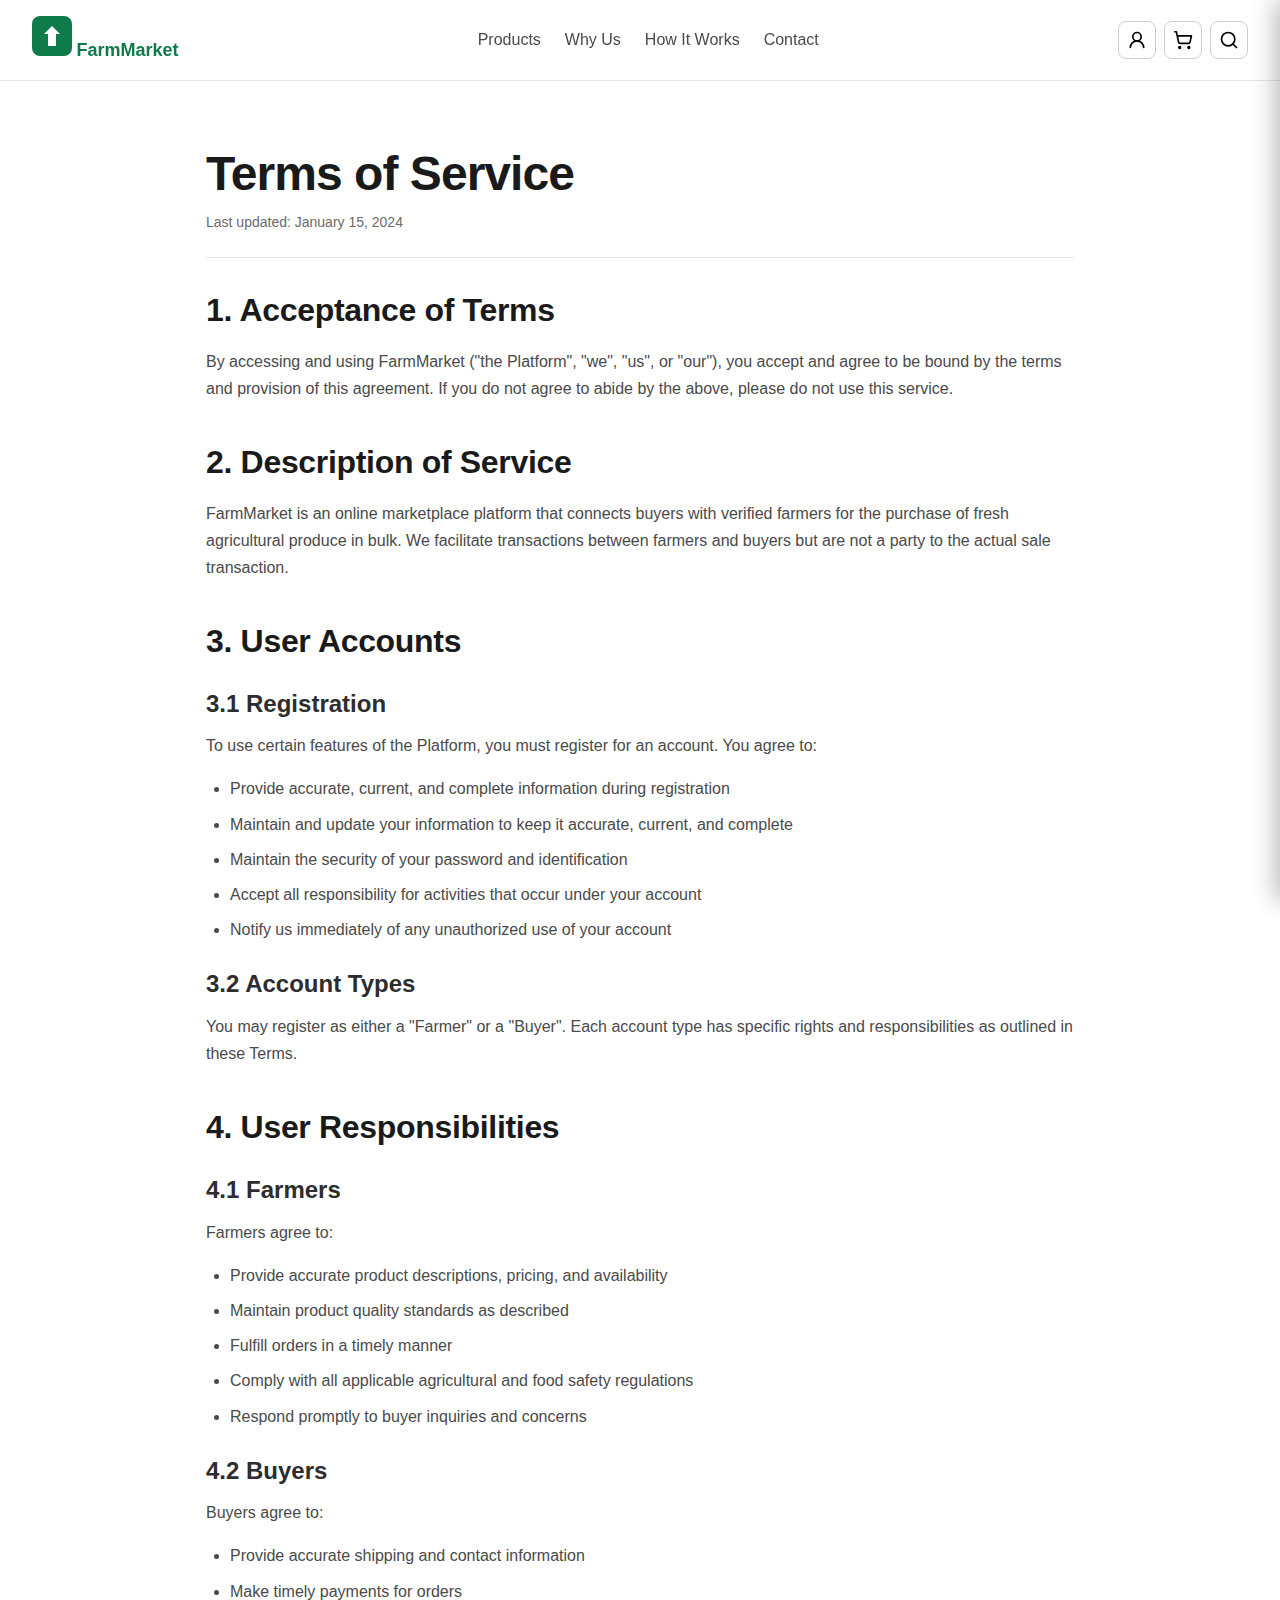
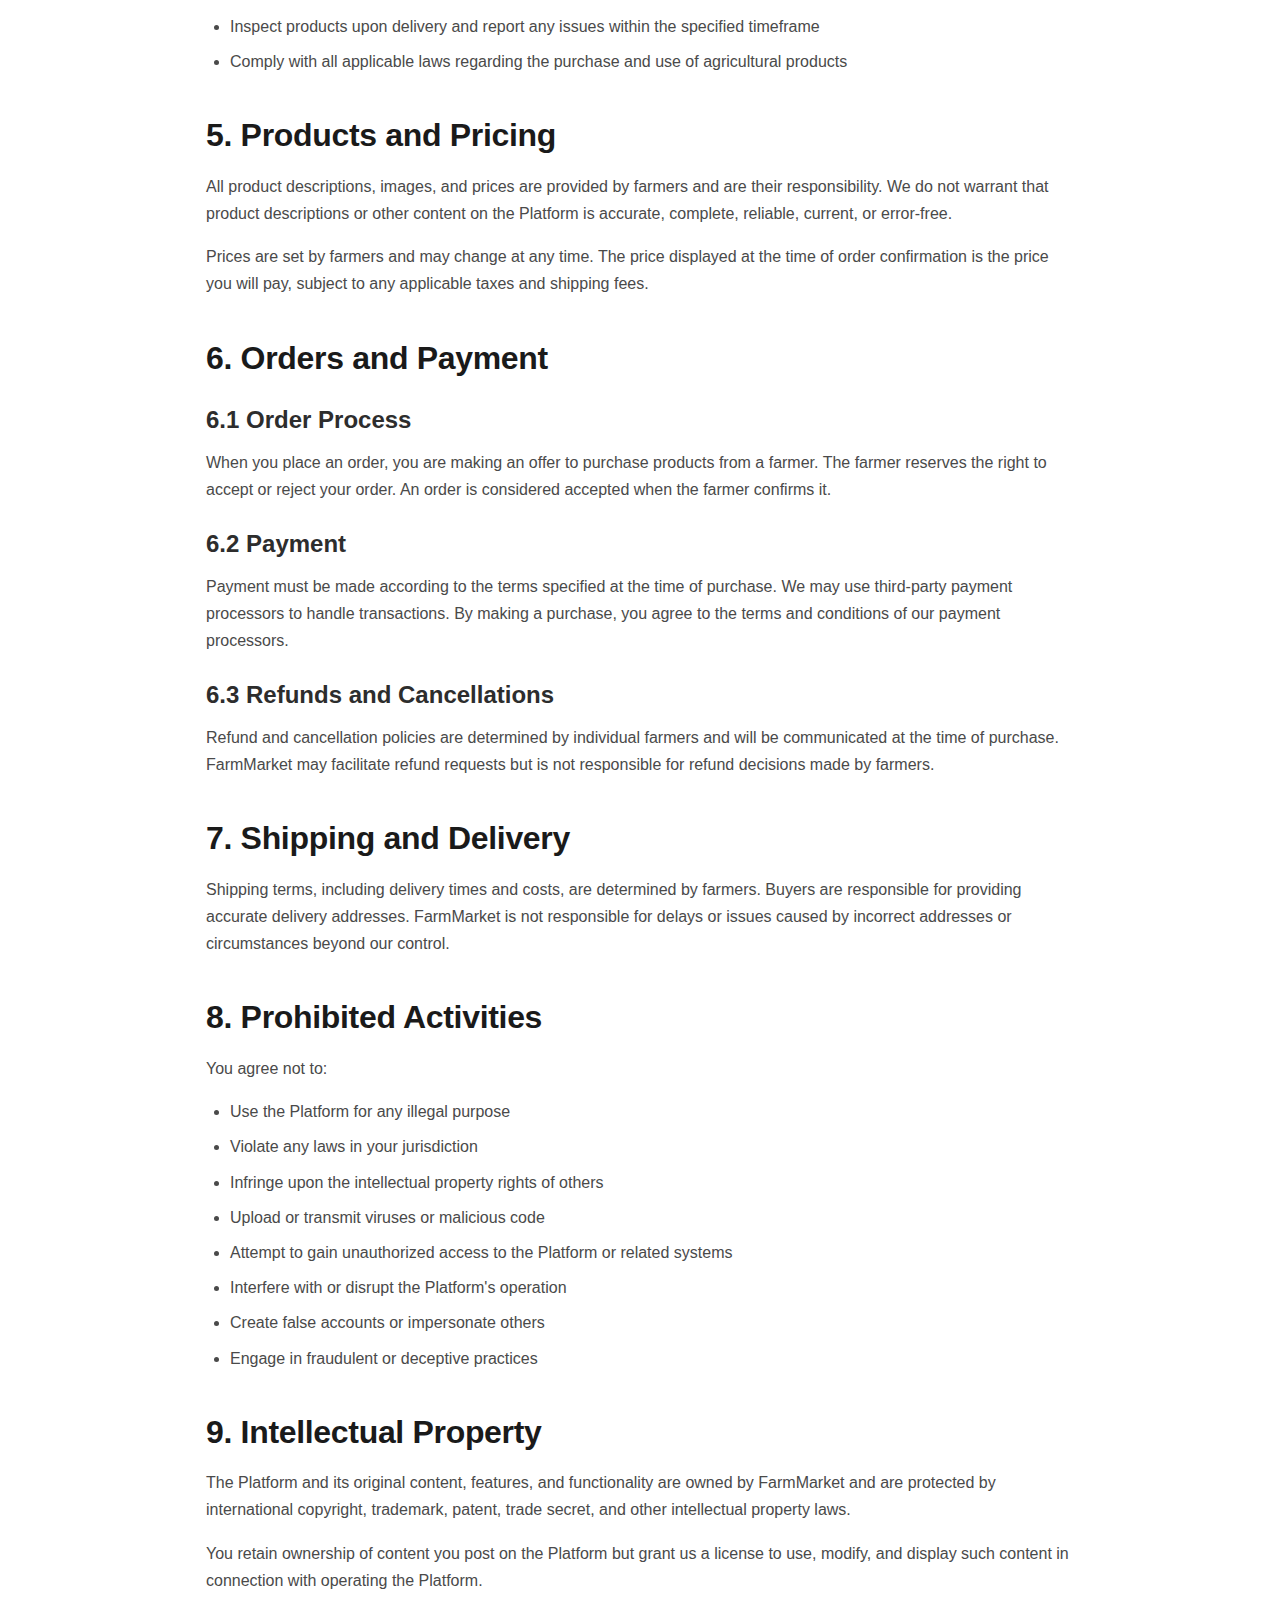
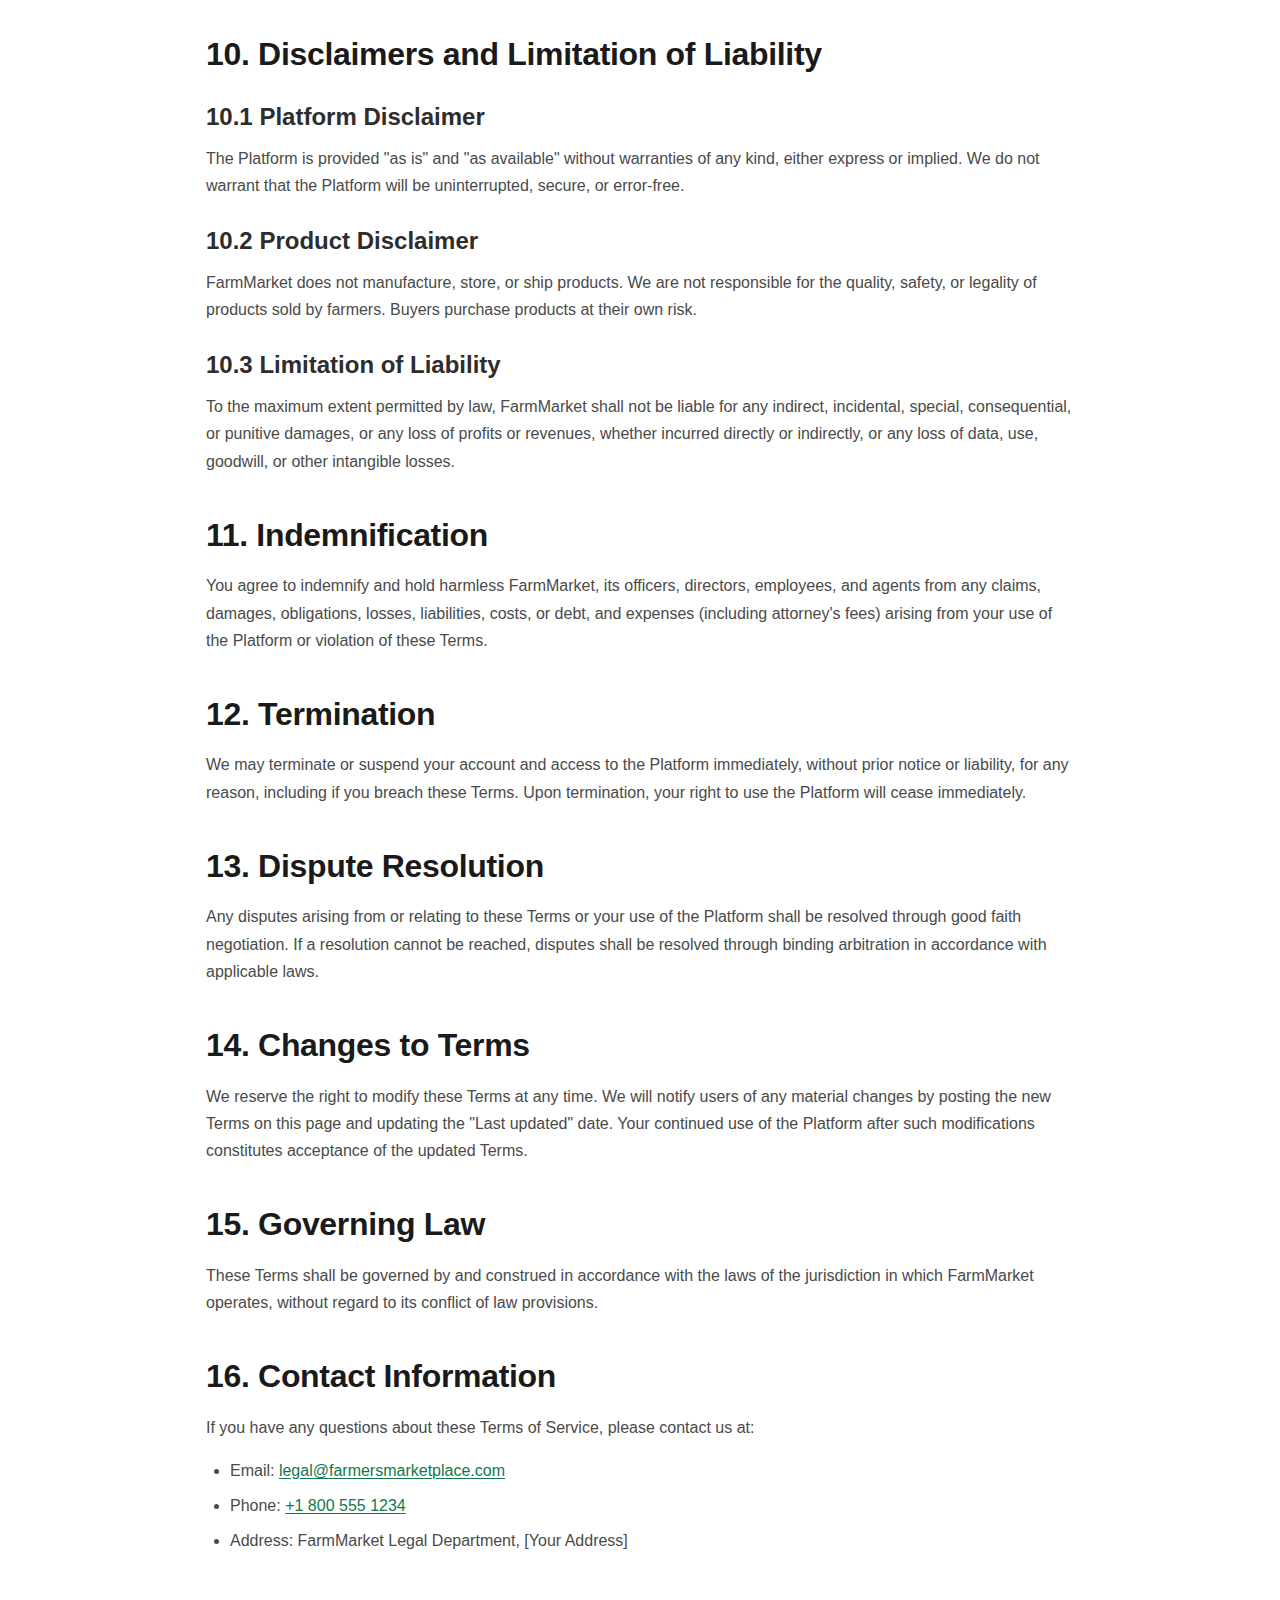
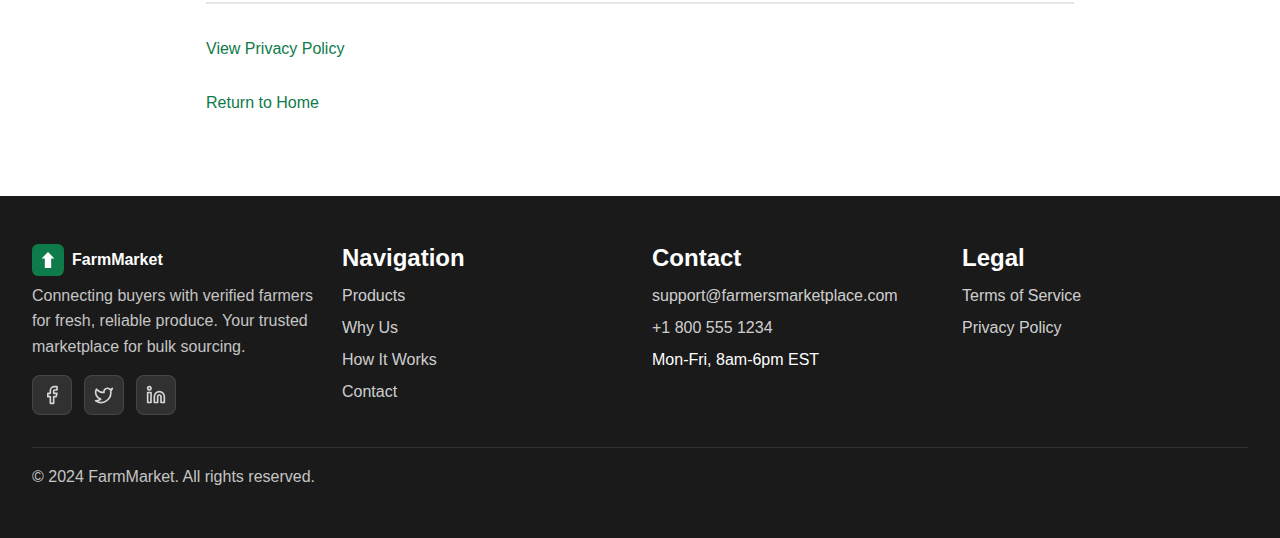
<file: terms-of-service.html>
<!DOCTYPE html>
<html lang="en">

<head>
    <meta charset="UTF-8">
    <meta name="viewport" content="width=device-width, initial-scale=1.0">
    <title>Terms of Service - FarmMarket</title>
    <link rel="stylesheet" href="styles.css">
    <link rel="stylesheet" href="components.css">
</head>

<body>
    <!-- Header -->
    <header class="header" id="header">
        <div class="container">
            <nav class="navbar" role="navigation" aria-label="Main navigation">
                <div class="navbar-brand">
                    <a href="/" aria-label="FarmMarket Home">
                        <svg width="40" height="40" viewBox="0 0 40 40" fill="none" xmlns="http://www.w3.org/2000/svg">
                            <rect width="40" height="40" rx="8" fill="#0F7A4A" />
                            <path d="M20 10L28 18H24V30H16V18H12L20 10Z" fill="white" />
                        </svg>
                        <span class="navbar-logo-text">FarmMarket</span>
                    </a>
                </div>
                <ul class="navbar-menu">
                    <li><a href="products.html">Products</a></li>
                    <li><a href="#why-us">Why Us</a></li>
                    <li><a href="#how-it-works">How It Works</a></li>
                    <li><a href="contact.html">Contact</a></li>
                    <li class="navbar-actions-item"><a href="login.html" class="navbar-icon-btn" aria-label="User account">
                        <img src="icon/user-round.svg" alt="User account" width="20" height="20">
                        <span>Account</span>
                    </a></li>
                    <li class="navbar-actions-item"><button class="navbar-icon-btn cart-icon-btn" id="cart-icon-btn" aria-label="Shopping cart">
                        <img src="icon/shopping-cart.svg" alt="Shopping cart" width="20" height="20">
                        <span class="cart-badge" id="cart-badge">0</span>
                        <span>Cart</span>
                    </button></li>
                    <li class="navbar-actions-item"><button class="navbar-icon-btn search-icon-btn" id="search-btn" aria-label="Search">
                        <img src="icon/search.svg" alt="Search" width="20" height="20">
                        <span>Search</span>
                    </button></li>
                </ul>
                <div class="navbar-actions">
                    <a href="login.html" class="navbar-icon-btn" aria-label="User account">
                        <img src="icon/user-round.svg" alt="User account" width="20" height="20">
                    </a>
                    <button class="navbar-icon-btn cart-icon-btn" id="cart-icon-btn" aria-label="Shopping cart">
                        <img src="icon/shopping-cart.svg" alt="Shopping cart" width="20" height="20">
                        <span class="cart-badge" id="cart-badge">0</span>
                    </button>
                    <button class="navbar-icon-btn search-icon-btn" id="search-btn" aria-label="Search">
                        <img src="icon/search.svg" alt="Search" width="20" height="20">
                    </button>
                </div>
                <button class="navbar-toggle" aria-label="Toggle navigation" aria-expanded="false">
                    <span></span>
                    <span></span>
                    <span></span>
                </button>
            </nav>
        </div>
    </header>

    <!-- Main Content -->
    <main class="legal-page">
        <div class="container">
            <div class="legal-content">
                <h1>Terms of Service</h1>
                <p class="legal-updated">Last updated: <time datetime="2024-01-15">January 15, 2024</time></p>

                <section class="legal-section">
                    <h2>1. Acceptance of Terms</h2>
                    <p>By accessing and using FarmMarket ("the Platform", "we", "us", or "our"), you accept and agree to
                        be bound by the terms and provision of this agreement. If you do not agree to abide by the
                        above, please do not use this service.</p>
                </section>

                <section class="legal-section">
                    <h2>2. Description of Service</h2>
                    <p>FarmMarket is an online marketplace platform that connects buyers with verified farmers for the
                        purchase of fresh agricultural produce in bulk. We facilitate transactions between farmers and
                        buyers but are not a party to the actual sale transaction.</p>
                </section>

                <section class="legal-section">
                    <h2>3. User Accounts</h2>
                    <h3>3.1 Registration</h3>
                    <p>To use certain features of the Platform, you must register for an account. You agree to:</p>
                    <ul>
                        <li>Provide accurate, current, and complete information during registration</li>
                        <li>Maintain and update your information to keep it accurate, current, and complete</li>
                        <li>Maintain the security of your password and identification</li>
                        <li>Accept all responsibility for activities that occur under your account</li>
                        <li>Notify us immediately of any unauthorized use of your account</li>
                    </ul>

                    <h3>3.2 Account Types</h3>
                    <p>You may register as either a "Farmer" or a "Buyer". Each account type has specific rights and
                        responsibilities as outlined in these Terms.</p>
                </section>

                <section class="legal-section">
                    <h2>4. User Responsibilities</h2>
                    <h3>4.1 Farmers</h3>
                    <p>Farmers agree to:</p>
                    <ul>
                        <li>Provide accurate product descriptions, pricing, and availability</li>
                        <li>Maintain product quality standards as described</li>
                        <li>Fulfill orders in a timely manner</li>
                        <li>Comply with all applicable agricultural and food safety regulations</li>
                        <li>Respond promptly to buyer inquiries and concerns</li>
                    </ul>

                    <h3>4.2 Buyers</h3>
                    <p>Buyers agree to:</p>
                    <ul>
                        <li>Provide accurate shipping and contact information</li>
                        <li>Make timely payments for orders</li>
                        <li>Inspect products upon delivery and report any issues within the specified timeframe</li>
                        <li>Comply with all applicable laws regarding the purchase and use of agricultural products</li>
                    </ul>
                </section>

                <section class="legal-section">
                    <h2>5. Products and Pricing</h2>
                    <p>All product descriptions, images, and prices are provided by farmers and are their
                        responsibility. We do not warrant that product descriptions or other content on the Platform is
                        accurate, complete, reliable, current, or error-free.</p>
                    <p>Prices are set by farmers and may change at any time. The price displayed at the time of order
                        confirmation is the price you will pay, subject to any applicable taxes and shipping fees.</p>
                </section>

                <section class="legal-section">
                    <h2>6. Orders and Payment</h2>
                    <h3>6.1 Order Process</h3>
                    <p>When you place an order, you are making an offer to purchase products from a farmer. The farmer
                        reserves the right to accept or reject your order. An order is considered accepted when the
                        farmer confirms it.</p>

                    <h3>6.2 Payment</h3>
                    <p>Payment must be made according to the terms specified at the time of purchase. We may use
                        third-party payment processors to handle transactions. By making a purchase, you agree to the
                        terms and conditions of our payment processors.</p>

                    <h3>6.3 Refunds and Cancellations</h3>
                    <p>Refund and cancellation policies are determined by individual farmers and will be communicated at
                        the time of purchase. FarmMarket may facilitate refund requests but is not responsible for
                        refund decisions made by farmers.</p>
                </section>

                <section class="legal-section">
                    <h2>7. Shipping and Delivery</h2>
                    <p>Shipping terms, including delivery times and costs, are determined by farmers. Buyers are
                        responsible for providing accurate delivery addresses. FarmMarket is not responsible for delays
                        or issues caused by incorrect addresses or circumstances beyond our control.</p>
                </section>

                <section class="legal-section">
                    <h2>8. Prohibited Activities</h2>
                    <p>You agree not to:</p>
                    <ul>
                        <li>Use the Platform for any illegal purpose</li>
                        <li>Violate any laws in your jurisdiction</li>
                        <li>Infringe upon the intellectual property rights of others</li>
                        <li>Upload or transmit viruses or malicious code</li>
                        <li>Attempt to gain unauthorized access to the Platform or related systems</li>
                        <li>Interfere with or disrupt the Platform's operation</li>
                        <li>Create false accounts or impersonate others</li>
                        <li>Engage in fraudulent or deceptive practices</li>
                    </ul>
                </section>

                <section class="legal-section">
                    <h2>9. Intellectual Property</h2>
                    <p>The Platform and its original content, features, and functionality are owned by FarmMarket and
                        are protected by international copyright, trademark, patent, trade secret, and other
                        intellectual property laws.</p>
                    <p>You retain ownership of content you post on the Platform but grant us a license to use, modify,
                        and display such content in connection with operating the Platform.</p>
                </section>

                <section class="legal-section">
                    <h2>10. Disclaimers and Limitation of Liability</h2>
                    <h3>10.1 Platform Disclaimer</h3>
                    <p>The Platform is provided "as is" and "as available" without warranties of any kind, either
                        express or implied. We do not warrant that the Platform will be uninterrupted, secure, or
                        error-free.</p>

                    <h3>10.2 Product Disclaimer</h3>
                    <p>FarmMarket does not manufacture, store, or ship products. We are not responsible for the quality,
                        safety, or legality of products sold by farmers. Buyers purchase products at their own risk.</p>

                    <h3>10.3 Limitation of Liability</h3>
                    <p>To the maximum extent permitted by law, FarmMarket shall not be liable for any indirect,
                        incidental, special, consequential, or punitive damages, or any loss of profits or revenues,
                        whether incurred directly or indirectly, or any loss of data, use, goodwill, or other intangible
                        losses.</p>
                </section>

                <section class="legal-section">
                    <h2>11. Indemnification</h2>
                    <p>You agree to indemnify and hold harmless FarmMarket, its officers, directors, employees, and
                        agents from any claims, damages, obligations, losses, liabilities, costs, or debt, and expenses
                        (including attorney's fees) arising from your use of the Platform or violation of these Terms.
                    </p>
                </section>

                <section class="legal-section">
                    <h2>12. Termination</h2>
                    <p>We may terminate or suspend your account and access to the Platform immediately, without prior
                        notice or liability, for any reason, including if you breach these Terms. Upon termination, your
                        right to use the Platform will cease immediately.</p>
                </section>

                <section class="legal-section">
                    <h2>13. Dispute Resolution</h2>
                    <p>Any disputes arising from or relating to these Terms or your use of the Platform shall be
                        resolved through good faith negotiation. If a resolution cannot be reached, disputes shall be
                        resolved through binding arbitration in accordance with applicable laws.</p>
                </section>

                <section class="legal-section">
                    <h2>14. Changes to Terms</h2>
                    <p>We reserve the right to modify these Terms at any time. We will notify users of any material
                        changes by posting the new Terms on this page and updating the "Last updated" date. Your
                        continued use of the Platform after such modifications constitutes acceptance of the updated
                        Terms.</p>
                </section>

                <section class="legal-section">
                    <h2>15. Governing Law</h2>
                    <p>These Terms shall be governed by and construed in accordance with the laws of the jurisdiction in
                        which FarmMarket operates, without regard to its conflict of law provisions.</p>
                </section>

                <section class="legal-section">
                    <h2>16. Contact Information</h2>
                    <p>If you have any questions about these Terms of Service, please contact us at:</p>
                    <ul>
                        <li>Email: <a href="mailto:legal@farmersmarketplace.com">legal@farmersmarketplace.com</a></li>
                        <li>Phone: <a href="tel:+18005551234">+1 800 555 1234</a></li>
                        <li>Address: FarmMarket Legal Department, [Your Address]</li>
                    </ul>
                </section>

                <div class="legal-footer">
                    <p><a href="privacy-policy.html">View Privacy Policy</a></p>
                    <p><a href="index.html">Return to Home</a></p>
                </div>
            </div>
        </div>
    </main>

    <!-- Footer -->
    <footer class="footer">
        <div class="container">
            <div class="footer-grid">
                <div class="footer-column">
                    <div class="footer-brand">
                        <svg width="32" height="32" viewBox="0 0 40 40" fill="none" xmlns="http://www.w3.org/2000/svg">
                            <rect width="40" height="40" rx="8" fill="#0F7A4A" />
                            <path d="M20 10L28 18H24V30H16V18H12L20 10Z" fill="white" />
                        </svg>
                        <span>FarmMarket</span>
                    </div>
                    <p class="footer-description">Connecting buyers with verified farmers for fresh, reliable produce.
                        Your trusted marketplace for bulk sourcing.</p>
                    <div class="footer-social">
                        <a href="#" aria-label="Facebook" class="footer-social-link">
                            <img src="icon/facebook.svg" alt="Facebook" width="24" height="24">
                        </a>
                        <a href="#" aria-label="Twitter" class="footer-social-link">
                            <img src="icon/twitter.svg" alt="Twitter" width="24" height="24">
                        </a>
                        <a href="#" aria-label="LinkedIn" class="footer-social-link">
                            <img src="icon/linkedin.svg" alt="LinkedIn" width="24" height="24">
                        </a>
                    </div>
                </div>

                <div class="footer-column">
                    <h4 class="footer-heading">Navigation</h4>
                    <ul class="footer-links">
                        <li><a href="products.html">Products</a></li>
                        <li><a href="index.html#why-us">Why Us</a></li>
                        <li><a href="index.html#how-it-works">How It Works</a></li>
                        <li><a href="contact.html">Contact</a></li>
                    </ul>
                </div>

                <div class="footer-column" id="contact">
                    <h4 class="footer-heading">Contact</h4>
                    <ul class="footer-links">
                        <li><a href="mailto:support@farmersmarketplace.com">support@farmersmarketplace.com</a></li>
                        <li><a href="tel:+18005551234">+1 800 555 1234</a></li>
                        <li>Mon-Fri, 8am-6pm EST</li>
                    </ul>
                </div>

                <div class="footer-column">
                    <h4 class="footer-heading">Legal</h4>
                    <ul class="footer-links">
                        <li><a href="terms-of-service.html">Terms of Service</a></li>
                        <li><a href="privacy-policy.html">Privacy Policy</a></li>
                    </ul>
                </div>
            </div>
            <div class="footer-bottom">
                <p>&copy; 2024 FarmMarket. All rights reserved.</p>
            </div>
        </div>
    </footer>

    <!-- Cart Sidebar -->
    <div id="cart-overlay" class="cart-overlay"></div>
    <div id="cart-sidebar" class="cart-sidebar">
        <div class="cart-header">
            <h2>Shopping Cart</h2>
            <button id="cart-close" class="cart-close-btn" aria-label="Close cart">
                <svg width="24" height="24" viewBox="0 0 24 24" fill="none" stroke="currentColor" stroke-width="2">
                    <path d="M18 6L6 18M6 6L18 18" />
                </svg>
            </button>
        </div>
        <div class="cart-content">
            <div id="cart-empty" class="cart-empty">
                <img src="icon/shopping-cart.svg" alt="Shopping cart" width="64" height="64">
                <p>Your cart is empty</p>
                <a href="products.html" class="btn btn-primary" onclick="closeCart()">Browse Products</a>
            </div>
            <div id="cart-items" class="cart-items">
                <!-- Cart items will be rendered here -->
            </div>
        </div>
        <div id="cart-footer" class="cart-footer">
            <div class="cart-total">
                <span class="cart-total-label">Total:</span>
                <span class="cart-total-amount" id="cart-total">₦0.00</span>
            </div>
            <button class="btn btn-yellow btn-lg btn-block" onclick="handleCheckout()">Proceed to Checkout</button>
            <button class="btn btn-ghost btn-block" onclick="clearCart()">Clear Cart</button>
        </div>
    </div>

    <!-- Search Sidebar -->
    <div id="search-overlay" class="cart-overlay"></div>
    <div id="search-sidebar" class="cart-sidebar">
        <div class="cart-header">
            <h2>Search Products</h2>
            <button id="search-close" class="cart-close-btn" aria-label="Close search">
                <svg width="24" height="24" viewBox="0 0 24 24" fill="none" stroke="currentColor" stroke-width="2">
                    <path d="M18 6L6 18M6 6L18 18" />
                </svg>
            </button>
        </div>
        <div class="cart-content">
            <div style="padding: var(--space-6); border-bottom: 1px solid var(--color-neutral-200);">
                <div style="position: relative; display: flex; align-items: center;">
                    <svg style="position: absolute; left: var(--space-4); color: var(--color-neutral-400); pointer-events: none;"
                        width="20" height="20" viewBox="0 0 24 24" fill="none" stroke="currentColor" stroke-width="2">
                        <circle cx="11" cy="11" r="8" />
                        <path d="M21 21L16.65 16.65" />
                    </svg>
                    <input type="text" id="search-input"
                        style="width: 100%; padding: var(--space-3) var(--space-3) var(--space-3) calc(var(--space-4) + 20px + var(--space-2)); border: 1px solid var(--color-neutral-300); border-radius: var(--radius-md); font-size: var(--font-size-base); color: var(--color-neutral-900); background: var(--color-neutral-50); transition: all var(--duration-normal) var(--ease-out);"
                        placeholder="Search products, locations, descriptions..." autocomplete="off"
                        aria-label="Search products">
                </div>
            </div>
            <div id="search-results-count"
                style="display: none; font-size: var(--font-size-sm); font-weight: var(--font-weight-semibold); color: var(--color-neutral-600); margin-bottom: var(--space-4); padding: var(--space-4) var(--space-4) var(--space-2); border-bottom: 1px solid var(--color-neutral-200);">
            </div>
            <div id="search-no-results" class="cart-empty" style="display: none;">
                <svg width="64" height="64" viewBox="0 0 24 24" fill="none" stroke="currentColor" stroke-width="1.5">
                    <circle cx="11" cy="11" r="8" />
                    <path d="M21 21L16.65 16.65" />
                </svg>
                <p>No products found</p>
                <span style="font-size: var(--font-size-sm); color: var(--color-neutral-500);">Try different keywords or
                    browse all products</span>
            </div>
            <div id="search-results" style="display: none; gap: var(--space-4); padding: var(--space-4);">
                <!-- Search results will be displayed here -->
            </div>
        </div>
    </div>

    <!-- Load UI Components (Loader & Modals) -->
    <script src="load-ui-components.js"></script>
    <!-- Products Data -->
    <script src="products-data.js"></script>
    <!-- UI Components Functions -->
    <script src="ui-components.js"></script>
    <!-- Navigation Script -->
    <script src="navigation.js"></script>
    <!-- Cart Script -->
    <script src="cart.js"></script>
    <!-- Search Script -->
    <script src="search.js"></script>
    <script>
        function handleCheckout() {
            if (cart.length === 0) {
                showErrorModal('Empty Cart', 'Your cart is empty. Add some products before checkout.');
                return;
            }
            showInfoModal('Checkout Coming Soon', 'Checkout functionality will be available soon. Thank you for your interest!');
        }
    </script>
</body>

</html>
</file>
<file: styles.css>
/* ============================================
   FARMING MARKETPLACE - DESIGN SYSTEM
   Modern, conversion-focused styling
   ============================================ */

/* ============================================
   CSS CUSTOM PROPERTIES (Design Tokens)
   ============================================ */
:root {
  /* Primary Green - Deep, trustworthy agricultural green */
  --color-primary-900: #0A5233;
  --color-primary-600: #0F7A4A;
  --color-primary-500: #12915A;
  --color-primary-300: #4CAF7D;
  --color-primary-100: #D4F1E3;
  
  /* Accent Gold - Warm, premium harvest gold */
  --color-accent-700: #D4A03A;
  --color-accent-500: #F2B84B;
  --color-accent-300: #F8D88A;
  
  /* Neutral Greys - WCAG AA compliant */
  --color-neutral-900: #1A1A1A;
  --color-neutral-800: #2D2D2D;
  --color-neutral-700: #4A4A4A;
  --color-neutral-600: #6B6B6B;
  --color-neutral-500: #8C8C8C;
  --color-neutral-400: #ADADAD;
  --color-neutral-300: #CFCFCF;
  --color-neutral-200: #E5E5E5;
  --color-neutral-100: #F5F5F5;
  --color-neutral-50: #FAFAFA;
  
  /* Semantic Colors */
  --color-success: #10B981;
  --color-warning: #F59E0B;
  --color-error: #EF4444;
  --color-info: #3B82F6;
  
  /* Background Colors */
  --color-bg-primary: #FFFFFF;
  --color-bg-secondary: var(--color-neutral-50);
  --color-bg-tertiary: var(--color-neutral-100);
  
  /* Typography Scale - Responsive with clamp() */
  --font-size-xs: 0.75rem;      /* 12px */
  --font-size-sm: 0.875rem;     /* 14px */
  --font-size-base: 1rem;       /* 16px */
  --font-size-lg: 1.125rem;     /* 18px */
  --font-size-xl: 1.25rem;      /* 20px */
  --font-size-2xl: 1.5rem;      /* 24px */
  --font-size-3xl: 1.875rem;    /* 30px */
  --font-size-4xl: 2.25rem;     /* 36px */
  --font-size-5xl: clamp(2.5rem, 5vw, 3rem);    /* 40-48px */
  --font-size-6xl: clamp(3rem, 6vw, 3.75rem);   /* 48-60px */
  
  /* Font Families */
  --font-primary: 'Inter', -apple-system, BlinkMacSystemFont, 'Segoe UI', sans-serif;
  --font-secondary: 'Merriweather', Georgia, serif;
  
  /* Font Weights */
  --font-weight-normal: 400;
  --font-weight-medium: 500;
  --font-weight-semibold: 600;
  --font-weight-bold: 700;
  
  /* Line Heights */
  --line-height-tight: 1.2;
  --line-height-normal: 1.5;
  --line-height-relaxed: 1.6;
  --line-height-loose: 1.8;
  
  /* Spacing Scale - 4px base unit */
  --space-1: 0.25rem;   /* 4px */
  --space-2: 0.5rem;    /* 8px */
  --space-3: 0.75rem;   /* 12px */
  --space-4: 1rem;      /* 16px */
  --space-5: 1.25rem;   /* 20px */
  --space-6: 1.5rem;    /* 24px */
  --space-8: 2rem;      /* 32px */
  --space-10: 2.5rem;   /* 40px */
  --space-12: 3rem;     /* 48px */
  --space-16: 4rem;     /* 64px */
  --space-20: 5rem;     /* 80px */
  --space-24: 6rem;     /* 96px */
  
  /* Border Radius */
  --radius-sm: 0.25rem;   /* 4px */
  --radius-md: 0.5rem;    /* 8px */
  --radius-lg: 1rem;      /* 16px */
  --radius-xl: 1.5rem;    /* 24px */
  --radius-2xl: 2rem;     /* 32px */
  --radius-full: 9999px;
  
  /* Shadows */
  --shadow-xs: 0 1px 2px 0 rgba(0, 0, 0, 0.05);
  --shadow-sm: 0 1px 3px 0 rgba(0, 0, 0, 0.1), 0 1px 2px -1px rgba(0, 0, 0, 0.1);
  --shadow-md: 0 4px 6px -1px rgba(0, 0, 0, 0.1), 0 2px 4px -2px rgba(0, 0, 0, 0.1);
  --shadow-lg: 0 10px 15px -3px rgba(0, 0, 0, 0.1), 0 4px 6px -4px rgba(0, 0, 0, 0.1);
  --shadow-xl: 0 20px 25px -5px rgba(0, 0, 0, 0.1), 0 8px 10px -6px rgba(0, 0, 0, 0.1);
  --shadow-2xl: 0 25px 50px -12px rgba(0, 0, 0, 0.25);
  
  /* Animation Timing */
  --duration-fast: 150ms;
  --duration-normal: 200ms;
  --duration-medium: 300ms;
  --duration-slow: 400ms;
  
  /* Easing Functions */
  --ease-in: cubic-bezier(0.4, 0, 1, 1);
  --ease-out: cubic-bezier(0, 0, 0.2, 1);
  --ease-in-out: cubic-bezier(0.4, 0, 0.2, 1);
  --ease-bounce: cubic-bezier(0.68, -0.55, 0.265, 1.55);
  
  /* Z-index Scale */
  --z-base: 1;
  --z-dropdown: 100;
  --z-sticky: 200;
  --z-modal-backdrop: 900;
  --z-modal: 1000;
  --z-tooltip: 1100;
  
  /* Breakpoints (for reference in JS) */
  --breakpoint-sm: 640px;
  --breakpoint-md: 768px;
  --breakpoint-lg: 1024px;
  --breakpoint-xl: 1280px;
  --breakpoint-2xl: 1536px;
}

/* ============================================
   RESET & BASE STYLES
   ============================================ */
*, *::before, *::after {
  box-sizing: border-box;
  margin: 0;
  padding: 0;
}

html {
  font-size: 16px;
  scroll-behavior: smooth;
  -webkit-font-smoothing: antialiased;
  -moz-osx-font-smoothing: grayscale;
}

body {
  font-family: var(--font-primary);
  font-size: var(--font-size-base);
  font-weight: var(--font-weight-normal);
  line-height: var(--line-height-normal);
  color: var(--color-neutral-900);
  background-color: var(--color-bg-primary);
  overflow-x: hidden;
}

/* ============================================
   TYPOGRAPHY
   ============================================ */
h1, h2, h3, h4, h5, h6 {
  font-weight: var(--font-weight-bold);
  line-height: var(--line-height-tight);
  color: var(--color-neutral-900);
  margin-bottom: var(--space-4);
}

h1 {
  font-size: var(--font-size-5xl);
  letter-spacing: -0.02em;
}

h2 {
  font-size: var(--font-size-4xl);
  letter-spacing: -0.01em;
}

h3 {
  font-size: var(--font-size-3xl);
}

h4 {
  font-size: var(--font-size-2xl);
}

h5 {
  font-size: var(--font-size-xl);
}

h6 {
  font-size: var(--font-size-lg);
}

p {
  margin-bottom: var(--space-4);
  line-height: var(--line-height-relaxed);
}

a {
  color: var(--color-primary-600);
  text-decoration: none;
  transition: color var(--duration-normal) var(--ease-out);
}

a:hover {
  color: var(--color-primary-500);
}

a:focus-visible {
  outline: 2px solid var(--color-primary-600);
  outline-offset: 2px;
  border-radius: var(--radius-sm);
}

/* ============================================
   BUTTON SYSTEM
   ============================================ */
.btn {
  display: inline-flex;
  align-items: center;
  justify-content: center;
  gap: var(--space-2);
  padding: var(--space-3) var(--space-6);
  font-family: var(--font-primary);
  font-size: var(--font-size-base);
  font-weight: var(--font-weight-semibold);
  line-height: 1;
  text-align: center;
  border: none;
  border-radius: var(--radius-md);
  cursor: pointer;
  transition: all var(--duration-normal) var(--ease-out);
  white-space: nowrap;
  user-select: none;
}

.btn:focus-visible {
  outline: 2px solid var(--color-primary-600);
  outline-offset: 2px;
}

.btn:disabled {
  opacity: 0.5;
  cursor: not-allowed;
}

/* Primary Button */
.btn-primary {
  background: linear-gradient(135deg, var(--color-primary-600), var(--color-primary-500));
  color: white;
  box-shadow: var(--shadow-sm);
}

.btn-primary:hover:not(:disabled) {
  color: white;
  background: linear-gradient(135deg, var(--color-primary-500), var(--color-primary-600));
  box-shadow: var(--shadow-md);
  transform: translateY(-1px);
}

.btn-primary:active:not(:disabled) {
  transform: translateY(0);
  box-shadow: var(--shadow-sm);
}

/* Secondary Button */
.btn-secondary {
  background: white;
  color: var(--color-primary-600);
  border: 2px solid var(--color-primary-600);
  box-shadow: var(--shadow-sm);
}

.btn-secondary:hover:not(:disabled) {
  background: var(--color-primary-50);
  box-shadow: var(--shadow-md);
  transform: translateY(-1px);
}

/* Ghost Button */
.btn-ghost {
  background: transparent;
  color: var(--color-neutral-700);
  color: white;
  border: 1px solid white;
}

.btn-ghost:hover:not(:disabled) {
  background: var(--color-neutral-50);
  border-color: var(--color-neutral-400);
}

/* Yellow Button (SOIL style) */
.btn-yellow {
  background: var(--color-accent-500);
  color: var(--color-neutral-900);
  box-shadow: var(--shadow-md);
  font-weight: var(--font-weight-bold);
}

.btn-yellow:hover:not(:disabled) {
  background: var(--color-accent-700);
  box-shadow: var(--shadow-lg);
  transform: translateY(-2px);
}

.btn-yellow:active:not(:disabled) {
  transform: translateY(0);
  box-shadow: var(--shadow-md);
}

/* Button Sizes */
.btn-sm {
  padding: var(--space-2) var(--space-4);
  font-size: var(--font-size-sm);
}

.btn-lg {
  padding: var(--space-4) var(--space-8);
  font-size: var(--font-size-lg);
}

.hero-btn {
  max-width: fit-content;
}
/* ============================================
   CARD SYSTEM
   ============================================ */
.card {
  background: white;
  border-radius: var(--radius-lg);
  box-shadow: var(--shadow-sm);
  overflow: hidden;
  transition: all var(--duration-medium) var(--ease-out);
}

.card:hover {
  box-shadow: var(--shadow-lg);
  transform: translateY(-4px);
}

.card-body {
  padding: var(--space-6);
}

/* ============================================
   BADGE SYSTEM
   ============================================ */
.badge {
  display: inline-flex;
  align-items: center;
  gap: var(--space-1);
  padding: var(--space-1) var(--space-3);
  font-size: var(--font-size-xs);
  font-weight: var(--font-weight-semibold);
  text-transform: uppercase;
  letter-spacing: 0.05em;
  border-radius: var(--radius-full);
  white-space: nowrap;
}

.badge-organic {
  background: #ECFDF5;
  color: #065F46;
  border: 1px solid #A7F3D0;
}

.badge-certified {
  background: #EFF6FF;
  color: #1E40AF;
  border: 1px solid #BFDBFE;
}

.badge-trending {
  background: #FEF3C7;
  color: #92400E;
  border: 1px solid #FDE68A;
}

.badge-verified {
  background: var(--color-primary-100);
  color: var(--color-primary-900);
  border: 1px solid var(--color-primary-300);
}

/* ============================================
   FORM ELEMENTS
   ============================================ */
input, select, textarea {
  font-family: var(--font-primary);
  font-size: var(--font-size-base);
  color: var(--color-neutral-900);
}

.form-input {
  width: 100%;
  padding: var(--space-3) var(--space-4);
  background: white;
  border: 1px solid var(--color-neutral-300);
  border-radius: var(--radius-md);
  transition: all var(--duration-normal) var(--ease-out);
}

/* Select dropdown styling - only for select elements */
select.form-input {
  appearance: none;
  background-image: url("data:image/svg+xml,%3Csvg width='12' height='8' viewBox='0 0 12 8' fill='none' xmlns='http://www.w3.org/2000/svg'%3E%3Cpath d='M1 1L6 6L11 1' stroke='%234A4A4A' stroke-width='2' stroke-linecap='round' stroke-linejoin='round'/%3E%3C/svg%3E");
  background-repeat: no-repeat;
  background-position: right var(--space-3) center;
  padding-right: calc(var(--space-4) + 20px);
  cursor: pointer;
}

/* Password inputs should not have dropdown arrow */
input[type="password"].form-input,
input[type="text"].form-input:not(select) {
  background-image: none;
}

.form-input:hover {
  border-color: var(--color-neutral-400);
}

.form-input:focus {
  outline: none;
  border-color: var(--color-primary-600);
  box-shadow: 0 0 0 3px rgba(15, 122, 74, 0.1);
}

.form-input::placeholder {
  color: var(--color-neutral-500);
}

.form-input.error {
  border-color: var(--color-error);
}

.form-input.success {
  border-color: var(--color-success);
}

/* Select specific styling */
select.form-input {
  cursor: pointer;
}

select.form-input option {
  padding: var(--space-2);
  color: var(--color-neutral-900);
}

/* Password toggle - ensure input doesn't get select styling */
.password-toggle .form-input {
  padding-right: calc(var(--space-4) + 28px);
  background-image: none;
}

.password-toggle-btn img {
  filter: brightness(0) saturate(100%) invert(0);
  opacity: 0.6;
  transition: opacity var(--duration-normal) var(--ease-out);
}

.password-toggle-btn:hover img {
  opacity: 1;
}

.form-label {
  display: block;
  margin-bottom: var(--space-2);
  font-size: var(--font-size-sm);
  font-weight: var(--font-weight-medium);
  color: var(--color-neutral-700);
}

.form-error {
  margin-top: var(--space-2);
  font-size: var(--font-size-sm);
  color: var(--color-error);
}

/* ============================================
   UTILITY CLASSES
   ============================================ */
.container {
  width: 100%;
  max-width: 1280px;
  margin: 0 auto;
  padding: 0 var(--space-4);
}

@media (min-width: 768px) {
  .container {
    padding: 0 var(--space-6);
  }
}

@media (min-width: 1024px) {
  .container {
    padding: 0 var(--space-8);
  }
}

.section {
  padding: var(--space-12) 0;
}

@media (min-width: 768px) {
  .section {
    padding: var(--space-16) 0;
  }
}

@media (min-width: 1024px) {
  .section {
    padding: var(--space-20) 0;
  }
}

/* Text Utilities */
.text-center { text-align: center; }
.text-left { text-align: left; }
.text-right { text-align: right; }

.text-primary { color: var(--color-primary-600); }
.text-accent { color: var(--color-accent-500); }
.text-muted { color: var(--color-neutral-600); }

.font-bold { font-weight: var(--font-weight-bold); }
.font-semibold { font-weight: var(--font-weight-semibold); }
.font-medium { font-weight: var(--font-weight-medium); }

/* Spacing Utilities */
.mt-0 { margin-top: 0; }
.mb-0 { margin-bottom: 0; }
.mb-2 { margin-bottom: var(--space-2); }
.mb-4 { margin-bottom: var(--space-4); }
.mb-6 { margin-bottom: var(--space-6); }
.mb-8 { margin-bottom: var(--space-8); }

/* Display Utilities */
.hidden { display: none; }
.block { display: block; }
.inline-block { display: inline-block; }
.flex { display: flex; }
.inline-flex { display: inline-flex; }
.grid { display: grid; }

/* Flex Utilities */
.flex-col { flex-direction: column; }
.flex-wrap { flex-wrap: wrap; }
.items-center { align-items: center; }
.items-start { align-items: flex-start; }
.items-end { align-items: flex-end; }
.justify-center { justify-content: center; }
.justify-between { justify-content: space-between; }
.justify-start { justify-content: flex-start; }
.justify-end { justify-content: flex-end; }
.gap-2 { gap: var(--space-2); }
.gap-4 { gap: var(--space-4); }
.gap-6 { gap: var(--space-6); }
.gap-8 { gap: var(--space-8); }

/* ============================================
   ANIMATIONS
   ============================================ */
@keyframes fadeIn {
  from {
    opacity: 0;
  }
  to {
    opacity: 1;
  }
}

@keyframes fadeUp {
  from {
    opacity: 0;
    transform: translateY(20px);
  }
  to {
    opacity: 1;
    transform: translateY(0);
  }
}

@keyframes slideDown {
  from {
    opacity: 0;
    transform: translateY(-10px);
  }
  to {
    opacity: 1;
    transform: translateY(0);
  }
}

@keyframes bounce {
  0%, 100% {
    transform: translateY(0);
  }
  50% {
    transform: translateY(-10px);
  }
}

@keyframes shimmer {
  0% {
    background-position: -1000px 0;
  }
  100% {
    background-position: 1000px 0;
  }
}

/* Animation Classes */
.animate-fade-in {
  animation: fadeIn var(--duration-medium) var(--ease-out);
}

.animate-fade-up {
  animation: fadeUp var(--duration-medium) var(--ease-out);
}

.animate-slide-down {
  animation: slideDown var(--duration-normal) var(--ease-out);
}

/* Skeleton Loader */
.skeleton {
  background: linear-gradient(
    90deg,
    var(--color-neutral-200) 0%,
    var(--color-neutral-100) 50%,
    var(--color-neutral-200) 100%
  );
  background-size: 2000px 100%;
  animation: shimmer 2s infinite linear;
  border-radius: var(--radius-md);
}

/* ============================================
   REDUCED MOTION SUPPORT
   ============================================ */
@media (prefers-reduced-motion: reduce) {
  *,
  *::before,
  *::after {
    animation-duration: 0.01ms !important;
    animation-iteration-count: 1 !important;
    transition-duration: 0.01ms !important;
    scroll-behavior: auto !important;
  }
  
  .card:hover {
    transform: none;
  }
  
  .btn:hover {
    transform: none;
  }
}

/* ============================================
   ACCESSIBILITY
   ============================================ */
.sr-only {
  position: absolute;
  width: 1px;
  height: 1px;
  padding: 0;
  margin: -1px;
  overflow: hidden;
  clip: rect(0, 0, 0, 0);
  white-space: nowrap;
  border-width: 0;
}

.skip-link {
  position: absolute;
  top: -40px;
  left: 0;
  background: var(--color-primary-600);
  color: white;
  padding: var(--space-2) var(--space-4);
  text-decoration: none;
  z-index: 9999;
}

.skip-link:focus {
  top: 0;
}

/* Focus visible for keyboard navigation */
:focus-visible {
  outline: 2px solid var(--color-primary-600);
  outline-offset: 2px;
}
</file>
<file: components.css>
/* Component styles split from base design system for clarity */

/* Header & Navbar */
.header {
  position: sticky;
  top: 0;
  z-index: var(--z-sticky);
  background: rgba(255, 255, 255, 0.95);
  backdrop-filter: blur(8px);
  border-bottom: 1px solid var(--color-neutral-200);
}

.navbar {
  display: flex;
  align-items: center;
  justify-content: space-between;
  padding: var(--space-4) 0;
  gap: var(--space-4);
  position: relative;
}

.navbar-brand {
  display: inline-flex;
  align-items: center;
  gap: var(--space-2);
  font-weight: var(--font-weight-bold);
  color: var(--color-neutral-900);
}

.navbar-logo-text {
  font-size: var(--font-size-lg);
}

.navbar-menu {
  display: none;
  align-items: center;
  gap: var(--space-6);
  list-style: none;
  margin: 0;
  padding: 0;
}

.navbar-menu a {
  color: var(--color-neutral-700);
  font-weight: var(--font-weight-medium);
}

.navbar-menu a:hover {
  color: var(--color-primary-600);
}

.navbar-actions-item {
  display: none;
}

.navbar-actions-item .navbar-icon-btn {
  display: flex;
  align-items: center;
  gap: var(--space-2);
  width: 100%;
  justify-content: flex-start;
  padding: var(--space-3) var(--space-4);
  border: none;
  background: transparent;
  text-align: left;
}

.navbar-actions-item .navbar-icon-btn span:not(.cart-badge) {
  font-size: var(--font-size-base);
  font-weight: var(--font-weight-medium);
  color: var(--color-neutral-700);
}

.navbar-actions-item .navbar-icon-btn:hover {
  background: var(--color-primary-50);
  border: none;
}

.navbar-actions-item .navbar-icon-btn:hover span:not(.cart-badge) {
  color: var(--color-primary-700);
}

.navbar-actions {
  display: none;
  align-items: center;
  gap: var(--space-2);
}

.navbar-icon-btn {
  display: inline-flex;
  align-items: center;
  justify-content: center;
  padding: var(--space-2);
  border: 1px solid var(--color-neutral-300);
  border-radius: var(--radius-md);
  background: white;
  cursor: pointer;
  transition: all var(--duration-normal) var(--ease-out);
}

.navbar-icon-btn img {
  filter: brightness(0) saturate(100%) invert(0);
  transition: filter var(--duration-normal) var(--ease-out);
}

.navbar-icon-btn:hover {
  background: var(--color-primary-100);
  border-color: var(--color-primary-300);
}

.navbar-icon-btn:hover img {
  filter: brightness(0) saturate(100%) invert(27%) sepia(89%) saturate(1234%) hue-rotate(130deg) brightness(95%) contrast(89%);
}

.navbar-toggle {
  display: inline-flex;
  flex-direction: column;
  gap: 6px;
  padding: var(--space-2);
  border: 1px solid var(--color-neutral-300);
  border-radius: var(--radius-md);
  background: white;
  cursor: pointer;
}

.navbar-toggle span {
  width: 20px;
  height: 2px;
  background: var(--color-neutral-800);
  border-radius: var(--radius-full);
  transition: all var(--duration-normal) var(--ease-out);
}

.navbar-toggle:hover {
  background: var(--color-primary-100);
  border-color: var(--color-primary-300);
}

/* Mobile menu active state */
.navbar.mobile-open .navbar-menu {
  display: flex;
  flex-direction: column;
  position: absolute;
  top: 100%;
  left: 0;
  right: 0;
  background: white;
  border-top: 1px solid var(--color-neutral-200);
  padding: var(--space-4);
  gap: var(--space-2);
  box-shadow: 0 4px 6px rgba(0, 0, 0, 0.1);
  z-index: 1000;
  max-height: calc(100vh - 80px);
  overflow-y: auto;
  overflow-x: hidden;
  scrollbar-width: thin;
  scrollbar-color: var(--color-neutral-300) var(--color-neutral-100);
}

.navbar.mobile-open .navbar-menu::-webkit-scrollbar {
  width: 6px;
}

.navbar.mobile-open .navbar-menu::-webkit-scrollbar-track {
  background: var(--color-neutral-100);
}

.navbar.mobile-open .navbar-menu::-webkit-scrollbar-thumb {
  background: var(--color-neutral-300);
  border-radius: var(--radius-full);
}

.navbar.mobile-open .navbar-menu::-webkit-scrollbar-thumb:hover {
  background: var(--color-neutral-400);
}

.navbar.mobile-open .navbar-menu li {
  width: 100%;
  flex-shrink: 0;
}

.navbar.mobile-open .navbar-menu li:not(.navbar-actions-item) a {
  display: block;
  padding: var(--space-3) var(--space-4);
  border-radius: var(--radius-md);
  transition: all var(--duration-normal) var(--ease-out);
}

.navbar.mobile-open .navbar-menu li:not(.navbar-actions-item) a:hover {
  background: var(--color-primary-50);
  color: var(--color-primary-700);
}

.navbar.mobile-open .navbar-actions-item {
  display: block;
}

.navbar.mobile-open .navbar-actions-item.navbar-actions-separator {
  border-top: 2px solid var(--color-neutral-300);
  margin-top: var(--space-4);
  padding-top: var(--space-4);
}

.navbar.mobile-open .navbar-actions {
  display: none;
}

.navbar.mobile-open .navbar-toggle span:nth-child(1) {
  transform: rotate(45deg) translate(6px, 6px);
}

.navbar.mobile-open .navbar-toggle span:nth-child(2) {
  opacity: 0;
}

.navbar.mobile-open .navbar-toggle span:nth-child(3) {
  transform: rotate(-45deg) translate(6px, -6px);
}

@media (min-width: 768px) {
  .navbar-menu {
    display: flex;
    position: static;
    flex-direction: row;
    padding: 0;
    box-shadow: none;
    border: none;
    max-height: none;
    overflow: visible;
  }
  .navbar-actions {
    display: inline-flex;
    position: static;
    padding: 0;
    box-shadow: none;
    border: none;
  }
  .navbar-actions-item {
    display: none;
  }
  .navbar-toggle {
    display: none;
  }
  .navbar.mobile-open .navbar-menu {
    position: static;
    flex-direction: row;
    padding: 0;
    box-shadow: none;
    border: none;
    max-height: none;
    overflow: visible;
  }
  .navbar.mobile-open .navbar-actions {
    display: inline-flex;
    position: static;
    padding: 0;
    box-shadow: none;
    border: none;
  }
  .navbar.mobile-open .navbar-actions-item {
    display: none;
  }
}

/* Hero */
.hero {
  position: relative;
  color: white;
  padding: var(--space-20) 0 var(--space-16);
  overflow: hidden;
  min-height: 600px;
  display: flex;
  align-items: center;
}

.hero.hero-image .hero-background {
  background: url("img/herobg.png") center/cover;
  transform: scaleX(-1);
}

.hero-background {
  position: absolute;
  inset: 0;
}

.hero-overlay {
  position: absolute;
  inset: 0;
  background: linear-gradient(to right, rgba(0, 0, 0, 0.3) 0%, rgba(0, 0, 0, 0.45) 20%, rgba(0, 0, 0, 0.6) 40%, rgba(0, 0, 0, 0.75) 60%, rgba(0, 0, 0, 0.85) 80%, rgba(0, 0, 0, 0.9) 100%);
  z-index: 2;
}

.hero-content-wrapper {
  position: relative;
  z-index: 3;
  display: grid;
  grid-template-columns: 1fr 1fr 1fr;
  gap: var(--space-8);
  align-items: center;
}

.hero-content-left {
  display: flex;
  flex-direction: column;
  gap: var(--space-6);
  grid-column: 1 / 4;
}

.hero-content-right {
  display: flex;
  align-items: center;
}

.hero-content {
  position: relative;
  max-width: 760px;
  display: flex;
  flex-direction: column;
  gap: var(--space-6);
}

.hero-badge {
  margin-bottom: var(--space-3);
}

.hero-title {
  color: white;
  font-size: clamp(2.5rem, 6vw, 4rem);
  line-height: 1.1;
  font-weight: 800;
  margin-bottom: var(--space-4);
}

.hero-subtitle {
  color: rgba(255, 255, 255, 0.95);
  font-size: var(--font-size-lg);
  max-width: 680px;
  line-height: 1.7;
  margin-bottom: var(--space-5);
}

/* Hero Side Icons */
.hero-side-icons {
  position: absolute;
  right: var(--space-6);
  top: 50%;
  transform: translateY(-50%);
  display: flex;
  flex-direction: column;
  gap: var(--space-4);
  z-index: 3;
}

.hero-side-icon {
  width: 60px;
  height: 60px;
  background: var(--color-accent-500);
  border-radius: var(--radius-md);
  display: flex;
  align-items: center;
  justify-content: center;
  color: var(--color-neutral-900);
  box-shadow: var(--shadow-lg);
  transition: transform var(--duration-normal) var(--ease-out);
}

.hero-side-icon:hover {
  transform: scale(1.1);
}

@media (max-width: 1024px) {
  .hero-content-wrapper {
    grid-template-columns: 1fr;
  }
  .hero-side-icons {
    display: none;
  }
}

.hero-trust {
  display: flex;
  flex-wrap: wrap;
  gap: var(--space-4);
  margin-bottom: var(--space-6);
  padding: var(--space-4);
  background: rgba(255, 255, 255, 0.1);
  border-radius: var(--radius-lg);
  backdrop-filter: blur(8px);
}

.trust-item {
  display: flex;
  align-items: center;
  gap: var(--space-2);
  color: white;
  font-size: var(--font-size-sm);
  font-weight: var(--font-weight-medium);
}

.trust-item svg {
  flex-shrink: 0;
  color: var(--color-accent-500);
}

.hero-ctas {
  display: flex;
  flex-wrap: wrap;
  gap: var(--space-3);
}

.hero-filters {
  display: grid;
  gap: var(--space-3);
  grid-template-columns: repeat(auto-fit, minmax(180px, 1fr));
  padding: var(--space-4);
  background: rgba(255, 255, 255, 0.08);
  border: 1px solid rgba(255, 255, 255, 0.12);
  border-radius: var(--radius-lg);
  backdrop-filter: blur(4px);
}

.quick-filter {
  display: flex;
  align-items: center;
  gap: var(--space-2);
  color: white;
}

.quick-filter-select {
  width: 100%;
  padding: var(--space-3);
  border: 1px solid rgba(255, 255, 255, 0.3);
  border-radius: var(--radius-md);
  background: rgba(255, 255, 255, 0.12);
  color: white;
}

.quick-filter-select option {
  color: var(--color-neutral-900);
}

/* Icon Grid Section */
.icon-grid-section {
  padding: var(--space-12) 0;
  background: var(--color-bg-primary);
}

.icon-grid {
  display: grid;
  grid-template-columns: repeat(auto-fit, minmax(150px, 1fr));
  gap: var(--space-4);
  max-width: 1200px;
  margin: 0 auto;
}

.icon-grid-item {
  display: flex;
  flex-direction: column;
  align-items: center;
  gap: var(--space-3);
  padding: var(--space-4);
  transition: transform var(--duration-normal) var(--ease-out);
}

.icon-grid-item:hover {
  transform: translateY(-4px);
}

.icon-grid-icon {
  width: 90px;
  height: 90px;
  background: var(--color-primary-900);
  border: 2px solid white;
  border-radius: var(--radius-md);
  display: flex;
  align-items: center;
  justify-content: center;
  color: white;
  box-shadow: var(--shadow-md);
  font-size: 48px;
  line-height: 1;
}

.icon-grid-label {
  font-size: var(--font-size-sm);
  font-weight: var(--font-weight-semibold);
  color: var(--color-neutral-700);
  text-align: center;
}

/* Image Gallery Section */
.image-gallery-section {
  position: relative;
  padding: var(--space-12) 0;
  background: var(--color-bg-secondary);
  overflow: hidden;
}

/* Mask */
.image-gallery-mask {
  overflow: hidden;
  width: 100%;
  padding-block: 50px;
}

/* Track */
.image-gallery-track {
  display: flex;
  gap: var(--space-4);
  width: max-content;
  animation: marquee 40s linear infinite;
  will-change: transform;
}

/* Items */
.image-gallery-item {
  width: 300px;
  height: 400px;
  flex-shrink: 0;
  border-radius: var(--radius-lg);
  overflow: hidden;
  box-shadow: var(--shadow-md);
  transition: transform 0.3s ease;
}

.image-gallery-item:hover {
  transform: scale(1.05);
}

.image-gallery-item img {
  width: 100%;
  height: 100%;
  object-fit: cover;
  display: block;
}

/* Marquee animation */
@keyframes marquee {
  from {
    transform: translateX(0);
  }
  to {
    transform: translateX(-50%);
  }
}

/* Edge fade */
.image-gallery-section::before,
.image-gallery-section::after {
  content: "";
  position: absolute;
  top: 0;
  bottom: 0;
  width: 120px;
  z-index: 2;
  pointer-events: none;
}

.image-gallery-section::before {
  left: 0;
  background: linear-gradient(to right, var(--color-bg-secondary), transparent);
}

.image-gallery-section::after {
  right: 0;
  background: linear-gradient(to left, var(--color-bg-secondary), transparent);
}

/* Mobile */
@media (max-width: 768px) {
  .image-gallery-item {
    width: 240px;
    height: 320px;
  }
}

/* Hero highlights */
.hero-highlights {
  padding: var(--space-16) 0;
  background: linear-gradient(180deg, var(--color-bg-primary) 0%, var(--color-bg-secondary) 100%);
  position: relative;
}

.hero-highlights::before {
  content: '';
  position: absolute;
  top: 0;
  left: 0;
  right: 0;
  height: 1px;
  background: linear-gradient(90deg, transparent, var(--color-primary-300), transparent);
}

.highlight-grid {
  display: grid;
  gap: var(--space-6);
  grid-template-columns: repeat(auto-fit, minmax(260px, 1fr));
}

.highlight-card {
  background: white;
  border: 2px solid var(--color-neutral-200);
  border-radius: var(--radius-xl);
  padding: var(--space-6);
  box-shadow: var(--shadow-md);
  display: grid;
  gap: var(--space-4);
  transition: all var(--duration-medium) var(--ease-out);
  position: relative;
  overflow: hidden;
}

.highlight-card::before {
  content: '';
  position: absolute;
  top: 0;
  left: 0;
  right: 0;
  height: 4px;
  background: linear-gradient(90deg, var(--color-primary-600), var(--color-accent-500));
  transform: scaleX(0);
  transition: transform var(--duration-medium) var(--ease-out);
}

.highlight-card:hover {
  transform: translateY(-6px);
  box-shadow: var(--shadow-xl);
  border-color: var(--color-primary-300);
}

.highlight-card:hover::before {
  transform: scaleX(1);
}

.highlight-icon-wrapper {
  width: 64px;
  height: 64px;
  border-radius: var(--radius-lg);
  background: linear-gradient(135deg, var(--color-primary-100), var(--color-accent-300));
  display: flex;
  align-items: center;
  justify-content: center;
  color: var(--color-primary-600);
  margin-bottom: var(--space-2);
}

.highlight-icon-wrapper svg {
  width: 32px;
  height: 32px;
}

.highlight-card h3 {
  font-size: var(--font-size-xl);
  font-weight: var(--font-weight-bold);
  color: var(--color-neutral-900);
  margin: 0;
}

.highlight-card p {
  color: var(--color-neutral-600);
  line-height: 1.6;
  margin: 0;
}

.highlight-stat {
  font-size: var(--font-size-2xl);
  font-weight: var(--font-weight-bold);
  color: var(--color-primary-600);
  margin-top: var(--space-2);
  text-align: right;
}

.highlight-icon {
  font-size: 1.5rem;
}

/* Search bar */
.search-bar {
  position: sticky;
  top: 72px;
  z-index: var(--z-sticky);
  background: white;
  border-bottom: 1px solid var(--color-neutral-200);
  box-shadow: 0 12px 24px -16px rgba(0, 0, 0, 0.15);
}

.search-bar-content {
  display: flex;
  align-items: center;
  gap: var(--space-3);
  padding: var(--space-4) 0;
}

.search-input-wrapper {
  flex: 1;
  display: flex;
  align-items: center;
  gap: var(--space-2);
  padding: var(--space-3) var(--space-4);
  border: 1px solid var(--color-neutral-300);
  border-radius: var(--radius-lg);
  background: white;
}

.search-icon {
  color: var(--color-neutral-500);
}

.search-input {
  width: 100%;
  border: none;
  outline: none;
  font-size: var(--font-size-base);
}

.filter-toggle {
  position: relative;
}

.filter-count {
  display: inline-flex;
  align-items: center;
  justify-content: center;
  min-width: 22px;
  height: 22px;
  padding: 0 var(--space-1);
  border-radius: var(--radius-full);
  background: var(--color-primary-600);
  color: white;
  font-size: var(--font-size-xs);
}

.filter-panel {
  margin-top: var(--space-3);
  padding: var(--space-4);
  border: 1px solid var(--color-neutral-200);
  border-radius: var(--radius-lg);
  background: var(--color-bg-secondary);
  box-shadow: var(--shadow-sm);
}

.filter-grid {
  display: grid;
  gap: var(--space-6);
  grid-template-columns: repeat(auto-fit, minmax(200px, 1fr));
}

.filter-group {
  display: flex;
  flex-direction: column;
  gap: var(--space-2);
}

.filter-label {
  font-weight: var(--font-weight-semibold);
  color: var(--color-neutral-800);
}

.filter-options {
  display: grid;
  gap: var(--space-2);
}

.filter-checkbox {
  display: flex;
  align-items: center;
  gap: var(--space-2);
  color: var(--color-neutral-800);
}

.filter-actions {
  margin-top: var(--space-4);
  display: flex;
  justify-content: flex-end;
  gap: var(--space-2);
}

.filter-chips {
  margin-top: var(--space-3);
  display: flex;
  flex-wrap: wrap;
  gap: var(--space-2);
}

.filter-chip {
  display: inline-flex;
  align-items: center;
  gap: var(--space-1);
  padding: var(--space-2) var(--space-3);
  border-radius: var(--radius-full);
  border: 1px solid var(--color-neutral-300);
  background: white;
  font-size: var(--font-size-sm);
}

/* Listings */
.listings-header {
  display: flex;
  align-items: flex-start;
  flex-direction: column;
  justify-content: space-between;
  gap: var(--space-6);
  margin-bottom: var(--space-8);
  padding-bottom: var(--space-6);
  border-bottom: 2px solid var(--color-neutral-200);
}

.listings-header h2 {
  font-size: clamp(1.875rem, 4vw, 2.5rem);
  margin-bottom: var(--space-2);
}

.listings-header-actions {
  display: flex;
  align-items: center;
  flex-wrap: wrap;
  gap: var(--space-4);
  width: 100%;
  margin-top: var(--space-4);
}

.listings-sort-wrapper {
  display: flex;
  align-items: center;
  gap: var(--space-3);
}

.listings-sort-label {
  font-size: var(--font-size-sm);
  font-weight: var(--font-weight-medium);
  color: var(--color-neutral-700);
  white-space: nowrap;
}

.listings-select-wrapper {
  position: relative;
  display: inline-block;
}

.listings-sort-select {
  appearance: none;
  -webkit-appearance: none;
  -moz-appearance: none;
  padding: var(--space-2) var(--space-10) var(--space-2) var(--space-4);
  background: white;
  border: 1px solid var(--color-neutral-300);
  border-radius: var(--radius-md);
  font-size: var(--font-size-sm);
  font-weight: var(--font-weight-medium);
  color: var(--color-neutral-900);
  cursor: pointer;
  transition: all var(--duration-normal) var(--ease-out);
  min-width: 180px;
  height: 40px;
  line-height: 1.5;
}

.listings-sort-select:hover {
  border-color: var(--color-primary-400);
  background: var(--color-neutral-50);
}

.listings-sort-select:focus {
  outline: none;
  border-color: var(--color-primary-600);
  box-shadow: 0 0 0 2px rgba(15, 122, 74, 0.1);
  background: white;
}

.listings-sort-select:active {
  border-color: var(--color-primary-600);
}

/* Style select options like shadcn/ui */
.listings-sort-select option {
  padding: var(--space-2) var(--space-4);
  background: white;
  color: var(--color-neutral-900);
  font-size: var(--font-size-sm);
  font-weight: var(--font-weight-normal);
  cursor: pointer;
  transition: background-color var(--duration-fast) var(--ease-out);
}

.listings-sort-select option:hover {
  background: var(--color-primary-50);
  color: var(--color-primary-900);
}

.listings-sort-select option:checked {
  background: var(--color-primary-600);
  color: white;
  font-weight: var(--font-weight-medium);
}

.listings-sort-select option:focus {
  background: var(--color-primary-100);
  color: var(--color-primary-900);
}

.listings-select-icon {
  position: absolute;
  right: var(--space-3);
  top: 50%;
  transform: translateY(-50%);
  pointer-events: none;
  color: var(--color-neutral-500);
  transition: color var(--duration-normal) var(--ease-out), transform var(--duration-normal) var(--ease-out);
}

.listings-select-wrapper:hover .listings-select-icon {
  color: var(--color-primary-600);
}

.listings-sort-select:focus + .listings-select-icon {
  color: var(--color-primary-600);
}

.listings-sort-select:active + .listings-select-icon {
  transform: translateY(-50%) rotate(180deg);
}

@media (min-width: 768px) {
  .listings-header {
    flex-direction: row;
    align-items: flex-end;
  }
  
  .listings-header-actions {
    width: auto;
    margin-top: 0;
    flex-wrap: nowrap;
  }
}

.eyebrow {
  max-width: fit-content;
  margin: 0 auto;
  display: inline-block;
  padding: var(--space-1) var(--space-3);
  background: var(--color-accent-500);
  color: var(--color-neutral-900);
  font-size: var(--font-size-xs);
  font-weight: var(--font-weight-bold);
  text-transform: uppercase;
  letter-spacing: 0.05em;
  border-radius: var(--radius-full);
  margin-bottom: var(--space-3);
}

.listings-grid {
  display: grid;
  gap: var(--space-6);
  grid-template-columns: repeat(auto-fit, minmax(280px, 1fr));
}

.listing-card {
  background: white;
  border: 1px solid var(--color-neutral-200);
  border-radius: var(--radius-xl);
  overflow: hidden;
  box-shadow: var(--shadow-md);
  display: flex;
  flex-direction: column;
  transition: all var(--duration-medium) var(--ease-out);
  position: relative;
}

.listing-card:hover {
  transform: translateY(-4px);
  box-shadow: var(--shadow-xl);
  border-color: var(--color-primary-300);
}

.listing-card.featured {
  border: 2px solid var(--color-accent-500);
  box-shadow: 0 0 0 1px var(--color-accent-500), var(--shadow-lg);
}

.listing-card .listing-badge-top {
  position: absolute;
  top: var(--space-3);
  left: var(--space-3);
  padding: var(--space-2) var(--space-4);
  background: var(--color-accent-500);
  color: var(--color-neutral-900);
  font-size: var(--font-size-xs);
  font-weight: var(--font-weight-bold);
  border-radius: var(--radius-md);
  box-shadow: var(--shadow-md);
  z-index: 2;
  text-transform: uppercase;
  letter-spacing: 0.05em;
}

.listing-media {
  position: relative;
  aspect-ratio: 4 / 3;
  background: var(--color-neutral-100);
  overflow: hidden;
}

.listing-image {
  width: 100%;
  height: 100%;
  object-fit: cover;
  display: block;
  transition: transform var(--duration-slow) var(--ease-out);
}

.listing-card:hover .listing-image {
  transform: scale(1.05);
}

.listing-badge-top {
  position: absolute;
  top: var(--space-3);
  left: var(--space-3);
  padding: var(--space-2) var(--space-4);
  background: var(--color-accent-500);
  color: var(--color-neutral-900);
  font-size: var(--font-size-xs);
  font-weight: var(--font-weight-bold);
  border-radius: var(--radius-md);
  box-shadow: var(--shadow-md);
  z-index: 2;
  text-transform: uppercase;
  letter-spacing: 0.05em;
}

.listing-urgency {
  position: absolute;
  bottom: var(--space-3);
  left: var(--space-3);
  padding: var(--space-2) var(--space-3);
  background: rgba(239, 68, 68, 0.95);
  color: white;
  font-size: var(--font-size-xs);
  font-weight: var(--font-weight-semibold);
  border-radius: var(--radius-md);
  backdrop-filter: blur(4px);
}

.listing-badges {
  display: flex;
  flex-wrap: wrap;
  gap: var(--space-2);
  margin-bottom: var(--space-3);
}

.listing-body {
  padding: var(--space-6);
  display: flex;
  flex-direction: column;
  gap: var(--space-4);
  flex: 1;
}

.listing-title {
  font-size: var(--font-size-xl);
  font-weight: var(--font-weight-bold);
  color: var(--color-neutral-900);
  line-height: 1.3;
  margin: 0;
  display: -webkit-box;
  -webkit-line-clamp: 2;
  line-clamp: 2;
  -webkit-box-orient: vertical;
  overflow: hidden;
  text-overflow: ellipsis;
}

.listing-description {
  color: var(--color-neutral-600);
  font-size: var(--font-size-sm);
  line-height: 1.6;
  margin: 0;
  display: -webkit-box;
  -webkit-line-clamp: 3;
  line-clamp: 3;
  -webkit-box-orient: vertical;
  overflow: hidden;
  text-overflow: ellipsis;
}

.listing-meta {
  display: flex;
  flex-direction: column;
  gap: var(--space-2);
  margin: var(--space-4) 0;
}

.meta-item {
  display: flex;
  align-items: center;
  gap: var(--space-2);
  font-size: var(--font-size-sm);
  color: var(--color-neutral-600);
}

.meta-item svg,
.meta-item img {
  flex-shrink: 0;
  color: var(--color-primary-600);
  width: 16px;
  height: 16px;
}

.meta-item img {
  filter: brightness(0) saturate(100%) invert(27%) sepia(89%) saturate(1234%) hue-rotate(130deg) brightness(95%) contrast(89%);
}

.meta-item strong {
  font-weight: var(--font-weight-medium);
}

.price {
  font-size: var(--font-size-lg);
  font-weight: var(--font-weight-bold);
  color: var(--color-primary-600);
}

.price-old {
  font-size: var(--font-size-sm);
  text-decoration: line-through;
  color: var(--color-neutral-500);
  margin-left: var(--space-2);
}

.price-save {
  font-size: var(--font-size-xs);
  color: var(--color-success);
  font-weight: var(--font-weight-semibold);
  margin-left: var(--space-2);
}

.listing-price-section {
  display: flex;
  flex-direction: column;
  gap: var(--space-2);
  /* padding: var(--space-4); */
  background: var(--color-neutral-50);
  border-radius: var(--radius-md);
  /* margin: var(--space-4) 0; */
}

.listing-price {
  display: flex;
  align-items: baseline;
  gap: var(--space-2);
  flex-wrap: wrap;
}

.listing-price .price {
  font-size: var(--font-size-2xl);
  font-weight: var(--font-weight-bold);
  color: var(--color-primary-600);
}

.listing-price .price-old {
  font-size: var(--font-size-base);
  text-decoration: line-through;
  color: var(--color-neutral-500);
}

.listing-price .price-save {
  font-size: var(--font-size-xs);
  color: var(--color-success);
  font-weight: var(--font-weight-semibold);
  padding: var(--space-1) var(--space-2);
  background: rgba(16, 185, 129, 0.1);
  border-radius: var(--radius-sm);
}

.listing-stock {
  font-size: var(--font-size-xs);
  color: var(--color-error);
  font-weight: var(--font-weight-medium);
}

.listing-actions {
  display: flex;
  gap: var(--space-2);
  margin-top: auto;
}

.listings-cta {
  margin-top: var(--space-10);
  text-align: center;
  display: flex;
  justify-content: center;
}

.listing-title {
  font-size: var(--font-size-xl);
  font-weight: var(--font-weight-bold);
}

.listing-meta {
  display: grid;
  /* grid-template-columns: repeat(auto-fit, minmax(140px, 1fr)); */
  gap: var(--space-2);
  color: var(--color-neutral-600);
  font-size: var(--font-size-sm);
}

.listing-actions {
  display: flex;
  gap: var(--space-2);
  margin-top: var(--space-2);
}

/* Responsive styles for listing actions */
@media (max-width: 768px) {
  .listing-actions {
    flex-direction: column;
    gap: var(--space-2);
  }

  .listing-actions .btn {
    width: 100%;
    justify-content: center;
  }
}

/* Map section */
.map-section {
  padding: var(--space-12) 0;
  background: var(--color-bg-secondary);
}

.map-container {
  display: grid;
  grid-template-columns: 2fr 1fr;
  gap: var(--space-4);
}

.map {
  width: 100%;
  min-height: 420px;
  border-radius: var(--radius-lg);
  overflow: hidden;
  border: 1px solid var(--color-neutral-200);
}

.map-listings {
  background: white;
  border-radius: var(--radius-lg);
  border: 1px solid var(--color-neutral-200);
  overflow: hidden;
}

.map-listings-scroll {
  max-height: 420px;
  overflow-y: auto;
}

@media (max-width: 992px) {
  .map-container {
    grid-template-columns: 1fr;
  }
}

/* Trust & Testimonials */
.trust-section {
  background: linear-gradient(135deg, var(--color-primary-100) 0%, rgba(212, 241, 227, 0.8) 50%, var(--color-primary-100) 100%);
  padding: var(--space-16) 0;
  position: relative;
}

.trust-section::before {
  content: '';
  position: absolute;
  inset: 0;
  background: linear-gradient(135deg, transparent 0%, rgba(15, 122, 74, 0.05) 50%, transparent 100%);
  z-index: 0;
}

.trust-section .container {
  position: relative;
  z-index: 1;
}

.trust-section h2 {
  color: var(--color-neutral-900);
}

.trust-section .text-muted {
  color: var(--color-neutral-700);
}

.stats-grid {
  display: grid;
  grid-template-columns: repeat(auto-fit, minmax(160px, 1fr));
  gap: var(--space-6);
  margin-bottom: var(--space-10);
}

.stat-card {
  text-align: center;
  padding: var(--space-6);
  background: rgba(255, 255, 255, 0.95);
  backdrop-filter: blur(10px);
  border-radius: var(--radius-lg);
  border: 1px solid rgba(15, 122, 74, 0.15);
  box-shadow: 0 2px 8px rgba(15, 122, 74, 0.1);
  display: grid;
  gap: var(--space-2);
  transition: transform var(--duration-normal) var(--ease-out), box-shadow var(--duration-normal) var(--ease-out), border-color var(--duration-normal) var(--ease-out);
}

.stat-card:hover {
  transform: translateY(-4px);
  box-shadow: 0 4px 12px rgba(15, 122, 74, 0.15);
  border-color: var(--color-primary-300);
  background: white;
}

.stat-number {
  font-size: clamp(2rem, 4vw, 3rem);
  font-weight: var(--font-weight-bold);
  color: var(--color-primary-600);
  line-height: 1.2;
}

.stat-label {
  font-size: var(--font-size-base);
  font-weight: var(--font-weight-semibold);
  color: var(--color-neutral-900);
  line-height: 1.3;
}

.stat-detail {
  font-size: var(--font-size-sm);
  color: var(--color-neutral-600);
  line-height: 1.4;
}

.testimonials-grid {
  display: grid;
  grid-template-columns: repeat(auto-fit, minmax(260px, 1fr));
  gap: var(--space-4);
  margin-bottom: var(--space-10);
}

.testimonials-section {
  background: white;
}

.testimonial-featured {
  display: grid;
  grid-template-columns: 1fr 1.5fr;
  gap: var(--space-8);
  align-items: center;
  margin-bottom: var(--space-12);
  padding: var(--space-6);
  background: var(--color-bg-secondary);
  border-radius: var(--radius-xl);
}

.testimonial-image {
  border-radius: var(--radius-lg);
  overflow: hidden;
  box-shadow: var(--shadow-lg);
}

.testimonial-image img {
  width: 100%;
  height: 100%;
  object-fit: cover;
  display: block;
}

.testimonial-content {
  display: flex;
  flex-direction: column;
  gap: var(--space-4);
}

.testimonial-text-large {
  font-size: var(--font-size-xl);
  line-height: 1.7;
  color: var(--color-neutral-700);
  font-style: italic;
  margin: 0;
}

.testimonial-author-info {
  display: flex;
  flex-direction: column;
  gap: var(--space-1);
}

.testimonial-location {
  color: var(--color-neutral-600);
  font-size: var(--font-size-sm);
}

@media (max-width: 768px) {
  .testimonial-featured {
    grid-template-columns: 1fr;
  }
}

.testimonials-header-stats {
  margin-top: var(--space-6);
  display: flex;
  justify-content: center;
}

.rating-badge {
  display: inline-flex;
  flex-direction: column;
  align-items: center;
  gap: var(--space-2);
  padding: var(--space-5);
  background: white;
  border: 2px solid var(--color-primary-200);
  border-radius: var(--radius-xl);
  box-shadow: var(--shadow-md);
}

.rating-score {
  font-size: var(--font-size-4xl);
  font-weight: var(--font-weight-bold);
  color: var(--color-primary-600);
  line-height: 1;
}

.rating-stars {
  color: var(--color-accent-500);
  font-size: var(--font-size-xl);
}

.rating-count {
  font-size: var(--font-size-sm);
  color: var(--color-neutral-600);
}

.testimonial-card {
  background: white;
  border-radius: var(--radius-xl);
  border: 2px solid var(--color-neutral-200);
  padding: var(--space-6);
  box-shadow: var(--shadow-md);
  position: relative;
  transition: all var(--duration-medium) var(--ease-out);
  overflow: hidden;
}

.testimonial-card::after {
  content: '';
  position: absolute;
  bottom: 0;
  left: 0;
  right: 0;
  height: 3px;
  background: linear-gradient(90deg, var(--color-primary-600), var(--color-accent-500));
  transform: scaleX(0);
  transition: transform var(--duration-medium) var(--ease-out);
}

.testimonial-card:hover {
  transform: translateY(-6px);
  box-shadow: var(--shadow-xl);
  border-color: var(--color-primary-300);
}

.testimonial-card:hover::after {
  transform: scaleX(1);
}

.testimonial-quote {
  position: absolute;
  top: var(--space-4);
  left: var(--space-4);
  font-size: 4rem;
  color: var(--color-primary-100);
  font-family: Georgia, serif;
  line-height: 1;
  z-index: 0;
}

.testimonial-stars {
  color: var(--color-accent-500);
  margin-bottom: var(--space-4);
  font-size: var(--font-size-lg);
  position: relative;
  z-index: 1;
}

.testimonial-text {
  color: var(--color-neutral-700);
  margin-bottom: var(--space-5);
  font-size: var(--font-size-base);
  line-height: 1.7;
  position: relative;
  z-index: 1;
  font-style: italic;
}

.testimonial-author {
  display: flex;
  align-items: center;
  gap: var(--space-3);
  padding-top: var(--space-4);
  border-top: 1px solid var(--color-neutral-200);
  position: relative;
  z-index: 1;
}

.testimonial-avatar {
  width: 56px;
  height: 56px;
  border-radius: var(--radius-full);
  background: linear-gradient(135deg, var(--color-primary-600), var(--color-primary-500));
  color: white;
  display: inline-flex;
  align-items: center;
  justify-content: center;
  font-weight: var(--font-weight-bold);
  font-size: var(--font-size-base);
  flex-shrink: 0;
  box-shadow: var(--shadow-sm);
}

.testimonial-name {
  font-weight: var(--font-weight-bold);
  color: var(--color-neutral-900);
  font-size: var(--font-size-base);
}

.testimonial-role {
  color: var(--color-neutral-600);
  font-size: var(--font-size-sm);
  margin-top: var(--space-1);
}

.testimonial-verified {
  color: var(--color-success);
  font-size: var(--font-size-xs);
  font-weight: var(--font-weight-semibold);
  margin-top: var(--space-1);
  display: inline-flex;
  align-items: center;
  gap: var(--space-1);
}

.section-header {
  text-align: center;
  margin-bottom: var(--space-10);
}

.section-header h2 {
  margin-bottom: var(--space-3);
}

.eyebrow-yellow {
  background: var(--color-accent-500);
  color: var(--color-neutral-900);
}

.partners-section {
  margin-bottom: var(--space-8);
}

.partners-title {
  color: var(--color-neutral-600);
  margin-bottom: var(--space-3);
}

.partners-grid {
  display: grid;
  grid-template-columns: repeat(auto-fit, minmax(160px, 1fr));
  gap: var(--space-3);
}

.partner-logo {
  padding: var(--space-3);
  background: white;
  border-radius: var(--radius-md);
  border: 1px solid var(--color-neutral-200);
  text-align: center;
  font-weight: var(--font-weight-semibold);
}

.activity-ticker {
  display: grid;
  gap: var(--space-2);
  background: white;
  border: 1px solid var(--color-neutral-200);
  border-radius: var(--radius-lg);
  padding: var(--space-4);
}

.activity-item {
  display: flex;
  align-items: center;
  gap: var(--space-2);
  color: var(--color-neutral-700);
  font-size: var(--font-size-sm);
}

.activity-dot {
  width: 8px;
  height: 8px;
  border-radius: 50%;
  background: var(--color-success);
}

.activity-time {
  margin-left: auto;
  color: var(--color-neutral-500);
}

/* Steps */
.how-it-works-section {
  background: var(--color-bg-primary);
}

.steps-grid {
  display: grid;
  grid-template-columns: repeat(auto-fit, minmax(280px, 1fr));
  gap: var(--space-6);
}

.step-card {
  background: white;
  border-radius: var(--radius-xl);
  border: 2px solid var(--color-neutral-200);
  padding: var(--space-6);
  box-shadow: var(--shadow-md);
  display: grid;
  gap: var(--space-4);
  transition: all var(--duration-medium) var(--ease-out);
  position: relative;
  overflow: hidden;
}

.step-card::before {
  content: '';
  position: absolute;
  top: 0;
  left: 0;
  width: 4px;
  height: 100%;
  background: linear-gradient(180deg, var(--color-primary-600), var(--color-accent-500));
  transform: scaleY(0);
  transition: transform var(--duration-medium) var(--ease-out);
}

.step-card:hover {
  transform: translateY(-6px);
  box-shadow: var(--shadow-xl);
  border-color: var(--color-primary-300);
}

.step-card:hover::before {
  transform: scaleY(1);
}

.step-number {
  position: absolute;
  top: -20px;
  right: -20px;
  width: 180px;
  height: 180px;
  border-radius: var(--radius-full);
  background: linear-gradient(135deg, rgba(15, 122, 74, 0.25), rgba(18, 145, 90, 0.2));
  color: var(--color-primary-300);
  display: flex;
  align-items: center;
  justify-content: center;
  font-weight: var(--font-weight-bold);
  font-size: clamp(6rem, 12vw, 8rem);
  line-height: 1;
  z-index: 0;
  pointer-events: none;
  opacity: 0.3;
}

.step-icon {
  display: flex;
  align-items: center;
  gap: var(--space-2);
  color: var(--color-primary-600);
  position: relative;
  z-index: 1;
}
.step-icon h3 {
  margin: 0;
}

.step-title {
  position: relative;
  z-index: 1;
}

.step-description {
  color: var(--color-neutral-700);
  position: relative;
  z-index: 1;
}

.step-features {
  list-style: none;
  display: grid;
  gap: var(--space-1);
  color: var(--color-neutral-700);
  font-size: var(--font-size-sm);
  position: relative;
  z-index: 1;
}

/* CTA */
.cta-section {
  background: linear-gradient(135deg, #f7fdf9 0%, #e5f5ec 100%);
}

.cta-card {
  display: grid;
  grid-template-columns: 1.1fr 0.9fr;
  gap: var(--space-8);
  align-items: center;
  padding: var(--space-8);
  background: white;
  border-radius: var(--radius-2xl);
  border: 1px solid var(--color-neutral-200);
  box-shadow: var(--shadow-lg);
}

.cta-content {
  display: grid;
  gap: var(--space-4);
}

.cta-form-group {
  display: grid;
  gap: var(--space-3);
  grid-template-columns: 1fr auto;
  align-items: center;
}

.cta-privacy {
  color: var(--color-neutral-600);
  font-size: var(--font-size-sm);
}

.cta-contact {
  display: grid;
  gap: var(--space-1);
}

.cta-phone {
  display: inline-flex;
  align-items: center;
  gap: var(--space-2);
  font-weight: var(--font-weight-semibold);
  color: var(--color-primary-600);
}

.cta-hours {
  color: var(--color-neutral-600);
  font-size: var(--font-size-sm);
}

.cta-image {
  justify-self: end;
  position: relative;
  width: 100%;
  max-width: 500px;
  height: 400px;
  overflow: visible;
}

.cta-image-main {
  width: 100%;
  height: 100%;
  object-fit: cover;
  border-radius: var(--radius-xl);
  box-shadow: var(--shadow-lg);
  position: relative;
  z-index: 1;
}

.cta-image-overflow {
  position: absolute;
  bottom: -20px;
  right: -30px;
  display: flex;
  gap: var(--space-3);
  z-index: 2;
}

.cta-overflow-item {
  width: 120px;
  height: 120px;
  object-fit: cover;
  border-radius: var(--radius-lg);
  border: 4px solid white;
  box-shadow: var(--shadow-md);
  transition: transform var(--duration-normal) var(--ease-out);
}

.cta-overflow-item:hover {
  transform: scale(1.1) rotate(5deg);
}

.cta-overflow-item:nth-child(2) {
  transform: translateY(-10px);
}

.cta-overflow-item:nth-child(2):hover {
  transform: translateY(-10px) scale(1.1) rotate(-5deg);
}

@media (max-width: 992px) {
  .cta-card {
    grid-template-columns: 1fr;
  }
  .cta-image {
    justify-self: center;
  }
  .cta-form-group {
    grid-template-columns: 1fr;
  }
}

/* Footer */
.footer {
  background: var(--color-neutral-900);
  color: white;
  padding: var(--space-12) 0 var(--space-8);
}

.footer-grid {
  display: grid;
  grid-template-columns: repeat(auto-fit, minmax(200px, 1fr));
  gap: var(--space-6);
  margin-bottom: var(--space-6);
}

.footer-brand {
  display: inline-flex;
  align-items: center;
  gap: var(--space-2);
  font-weight: var(--font-weight-bold);
}

.footer-description {
  color: rgba(255, 255, 255, 0.75);
}

.footer-heading {
  color: white;
  margin-bottom: var(--space-3);
}

.footer-links {
  list-style: none;
  display: grid;
  gap: var(--space-2);
}

.footer-links a {
  color: rgba(255, 255, 255, 0.8);
}

.footer-links a:hover {
  color: white;
}

.footer-social {
  display: flex;
  gap: var(--space-3);
  margin-top: var(--space-4);
}

.footer-social-link {
  display: inline-flex;
  align-items: center;
  justify-content: center;
  width: 40px;
  height: 40px;
  border-radius: var(--radius-md);
  background: rgba(255, 255, 255, 0.1);
  transition: all var(--duration-normal) var(--ease-out);
  border: 1px solid rgba(255, 255, 255, 0.1);
}

.footer-social-link img {
  width: 20px;
  height: 20px;
  filter: brightness(0) invert(1);
  opacity: 0.8;
  transition: all var(--duration-normal) var(--ease-out);
}

.footer-social-link:hover {
  background: rgba(255, 255, 255, 0.15);
  border-color: rgba(255, 255, 255, 0.2);
  transform: translateY(-2px);
  box-shadow: 0 4px 8px rgba(0, 0, 0, 0.2);
}

.footer-social-link:hover img {
  opacity: 1;
  transform: scale(1.1);
}

.footer-social-link:active {
  transform: translateY(0);
}

/* Social icon specific hover colors */
.footer-social-link[aria-label="Facebook"]:hover {
  background: rgba(24, 119, 242, 0.2);
  border-color: rgba(24, 119, 242, 0.3);
}

.footer-social-link[aria-label="Twitter"]:hover {
  background: rgba(29, 161, 242, 0.2);
  border-color: rgba(29, 161, 242, 0.3);
}

.footer-social-link[aria-label="LinkedIn"]:hover {
  background: rgba(0, 119, 181, 0.2);
  border-color: rgba(0, 119, 181, 0.3);
}

.footer-search {
  margin-bottom: var(--space-4);
}

.footer-bottom {
  display: flex;
  align-items: center;
  justify-content: space-between;
  gap: var(--space-3);
  border-top: 1px solid rgba(255, 255, 255, 0.1);
  padding-top: var(--space-4);
  margin-top: var(--space-8);
  color: rgba(255, 255, 255, 0.75);
}

.footer-badges {
  display: inline-flex;
  gap: var(--space-2);
}

@media (max-width: 640px) {
  .footer-bottom {
    flex-direction: column;
    align-items: flex-start;
  }
}

/* Section headers */
.section-header {
  text-align: center;
  max-width: 720px;
  margin: 0 auto var(--space-10);
  display: grid;
  gap: var(--space-2);
}

.eyebrow {
  display: inline-block;
  padding: var(--space-2) var(--space-4);
  border-radius: var(--radius-full);
  background: var(--color-primary-100);
  color: var(--color-primary-900);
  font-weight: var(--font-weight-bold);
  font-size: var(--font-size-xs);
  text-transform: uppercase;
  letter-spacing: 0.1em;
  margin-bottom: var(--space-3);
}

.eyebrow-yellow {
  background: var(--color-accent-500);
  color: var(--color-neutral-900);
}

/* Caring Section */
.caring-section {
  padding: var(--space-16) 0;
  background: var(--color-primary-600);
}

.caring-content {
  margin: 0 auto;
}

.caring-text {
  display: grid;
  grid-template-columns: 1.2fr 1fr;
  gap: var(--space-8);
  align-items: center;
}

.caring-title {
  font-size: clamp(2rem, 4vw, 3rem);
  font-weight: 800;
  line-height: 1.2;
  color: white;
  margin: 0;
}

.caring-title-light {
  color: var(--color-accent-300);
  font-weight: 700;
}

.caring-description {
  font-size: var(--font-size-base);
  line-height: 1.7;
  color: rgba(255, 255, 255, 0.9);
  margin: 0;
}

@media (max-width: 768px) {
  .caring-text {
    grid-template-columns: 1fr;
  }
}

/* Services */
.services-section {
  background: var(--color-bg-secondary);
}

.services-featured {
  display: grid;
  grid-template-columns: 1fr 1fr;
  gap: var(--space-6);
  margin-bottom: var(--space-12);
}

.service-featured-card {
  background: white;
  border-radius: var(--radius-xl);
  overflow: hidden;
  box-shadow: var(--shadow-md);
  display: grid;
  grid-template-rows: 300px 1fr;
  transition: all var(--duration-medium) var(--ease-out);
}

.service-featured-card:hover {
  transform: translateY(-4px);
  box-shadow: var(--shadow-xl);
}

.service-featured-image {
  width: 100%;
  height: 100%;
  overflow: hidden;
}

.service-featured-image img {
  width: 100%;
  height: 100%;
  object-fit: cover;
  transition: transform var(--duration-slow) var(--ease-out);
}

.service-featured-card:hover .service-featured-image img {
  transform: scale(1.1);
}

.service-featured-content {
  padding: var(--space-6);
  display: flex;
  flex-direction: column;
  gap: var(--space-4);
}

.service-featured-content h3 {
  font-size: var(--font-size-2xl);
  font-weight: var(--font-weight-bold);
  color: var(--color-neutral-900);
  margin: 0;
}

.service-featured-content p {
  color: var(--color-neutral-600);
  line-height: 1.6;
  margin: 0;
}

.service-stat {
  display: flex;
  flex-direction: column;
  margin-top: auto;
}

.service-stat-number {
  font-size: var(--font-size-4xl);
  font-weight: var(--font-weight-bold);
  color: var(--color-primary-600);
  line-height: 1;
}

.service-stat-label {
  font-size: var(--font-size-sm);
  color: var(--color-neutral-600);
  margin-top: var(--space-1);
}

@media (max-width: 768px) {
  .services-featured {
    grid-template-columns: 1fr;
  }
}

.services-grid {
  display: grid;
  grid-template-columns: repeat(auto-fit, minmax(260px, 1fr));
  gap: var(--space-4);
}

.service-card {
  background: white;
  border: 2px solid var(--color-neutral-200);
  border-radius: var(--radius-xl);
  box-shadow: var(--shadow-md);
  padding: 0;
  display: grid;
  overflow: hidden;
  transition: all var(--duration-medium) var(--ease-out);
  position: relative;
}

.service-card:hover {
  transform: translateY(-6px);
  box-shadow: var(--shadow-xl);
  border-color: var(--color-primary-300);
}

.service-badge {
  position: absolute;
  top: var(--space-4);
  right: var(--space-4);
  padding: var(--space-2) var(--space-4);
  background: var(--color-accent-500);
  color: var(--color-neutral-900);
  font-size: var(--font-size-xs);
  font-weight: var(--font-weight-bold);
  border-radius: var(--radius-full);
  z-index: 2;
  box-shadow: var(--shadow-md);
}

.service-image {
  position: relative;
  height: 220px;
  overflow: hidden;
}

.service-image img {
  width: 100%;
  height: 100%;
  object-fit: cover;
  display: block;
  transition: transform var(--duration-slow) var(--ease-out);
}

.service-card:hover .service-image img {
  transform: scale(1.1);
}

.service-overlay {
  position: absolute;
  inset: 0;
  background: linear-gradient(to top, rgba(0,0,0,0.4), transparent);
  opacity: 0;
  transition: opacity var(--duration-medium) var(--ease-out);
}

.service-card:hover .service-overlay {
  opacity: 1;
}

.service-content {
  padding: var(--space-6);
  display: grid;
  gap: var(--space-4);
}

.service-content h3 {
  font-size: var(--font-size-xl);
  font-weight: var(--font-weight-bold);
  color: var(--color-neutral-900);
  margin: 0;
}

.service-content p {
  color: var(--color-neutral-600);
  line-height: 1.6;
  margin: 0;
}

.service-list {
  list-style: none;
  display: grid;
  gap: var(--space-2);
  color: var(--color-neutral-700);
  font-size: var(--font-size-sm);
}

.service-list li {
  display: flex;
  align-items: center;
  gap: var(--space-2);
}

.service-link {
  color: var(--color-primary-600);
  font-weight: var(--font-weight-semibold);
  font-size: var(--font-size-sm);
  text-decoration: none;
  display: inline-flex;
  align-items: center;
  gap: var(--space-1);
  transition: gap var(--duration-normal) var(--ease-out);
}

.service-link:hover {
  gap: var(--space-2);
}

.service-list {
  list-style: none;
  display: grid;
  gap: var(--space-2);
  color: var(--color-neutral-700);
  padding-left: 0;
  margin: 0;
}

.service-list li::before {
  content: "• ";
  color: var(--color-primary-600);
}

/* Categories */
.categories-grid {
  display: grid;
  grid-template-columns: repeat(auto-fit, minmax(220px, 1fr));
  gap: var(--space-4);
}

.categories-section {
  background: white;
}

.category-card {
  background: white;
  border: 2px solid var(--color-neutral-200);
  border-radius: var(--radius-xl);
  box-shadow: var(--shadow-md);
  padding: var(--space-6);
  display: grid;
  gap: var(--space-4);
  text-align: center;
  transition: all var(--duration-medium) var(--ease-out);
  position: relative;
  overflow: hidden;
}

.category-card::before {
  content: '';
  position: absolute;
  top: 0;
  left: 0;
  right: 0;
  height: 4px;
  background: linear-gradient(90deg, var(--color-primary-600), var(--color-accent-500));
  transform: scaleX(0);
  transition: transform var(--duration-medium) var(--ease-out);
}

.category-card:hover::before {
  transform: scaleX(1);
}

.category-card:hover {
  transform: translateY(-6px);
  box-shadow: var(--shadow-xl);
  border-color: var(--color-primary-300);
}

.category-icon-wrapper {
  width: 80px;
  height: 80px;
  margin: 0 auto;
  background: linear-gradient(135deg, var(--color-primary-100), var(--color-accent-300));
  border-radius: var(--radius-full);
  display: flex;
  align-items: center;
  justify-content: center;
  transition: transform var(--duration-medium) var(--ease-out);
}

.category-card:hover .category-icon-wrapper {
  transform: scale(1.1) rotate(5deg);
}

.category-icon {
  font-size: 2.5rem;
  filter: drop-shadow(0 2px 4px rgba(0,0,0,0.1));
}

.category-card h3 {
  font-size: var(--font-size-lg);
  font-weight: var(--font-weight-bold);
  color: var(--color-neutral-900);
  margin: 0;
}

.category-card p {
  color: var(--color-neutral-600);
  font-size: var(--font-size-sm);
  margin: 0;
  line-height: 1.5;
}

.category-count {
  display: inline-block;
  padding: var(--space-1) var(--space-3);
  background: var(--color-primary-50);
  color: var(--color-primary-700);
  border-radius: var(--radius-full);
  font-size: var(--font-size-xs);
  font-weight: var(--font-weight-semibold);
  margin-top: var(--space-2);
}

/* Testimonials section */
.testimonials-section {
  background: linear-gradient(180deg, var(--color-bg-primary) 0%, var(--color-bg-secondary) 50%, var(--color-bg-primary) 100%);
  position: relative;
}

.testimonials-section::before {
  content: '';
  position: absolute;
  top: 0;
  left: 0;
  right: 0;
  height: 1px;
  background: linear-gradient(90deg, transparent, var(--color-primary-300), transparent);
}

.testimonials-section .testimonials-grid {
  margin-top: var(--space-6);
}

/* Stats bar */
.stats-bar {
  background: linear-gradient(135deg, var(--color-primary-600) 0%, var(--color-primary-500) 50%, var(--color-accent-500) 100%);
  color: white;
  padding: var(--space-20) 0;
  position: relative;
  overflow: hidden;
}

.stats-bar::before {
  content: '';
  position: absolute;
  inset: 0;
  background: url("https://images.unsplash.com/photo-1464226184884-fa280b87c399?auto=format&fit=crop&w=1400&q=80") center/cover;
  opacity: 0.5;
  z-index: 0;
}

.stats-bar::after {
  content: '';
  position: absolute;
  inset: 0;
  background: 
    linear-gradient(135deg, rgba(15, 122, 74, 0.7) 0%, rgba(18, 145, 90, 0.65) 50%, rgba(242, 184, 75, 0.6) 100%),
    linear-gradient(180deg, rgba(0, 0, 0, 0.25) 0%, rgba(0, 0, 0, 0.15) 50%, rgba(0, 0, 0, 0.25) 100%);
  z-index: 0;
}

.stats-bar-header {
  position: relative;
  z-index: 1;
  text-align: center;
  margin-bottom: var(--space-12);
  max-width: 800px;
  margin-left: auto;
  margin-right: auto;
}

.stats-bar-title {
  font-size: clamp(2rem, 4vw, 2.5rem);
  font-weight: var(--font-weight-bold);
  color: white;
  margin: 0 0 var(--space-4) 0;
  line-height: 1.2;
  text-shadow: 0 2px 4px rgba(0, 0, 0, 0.2);
}

.stats-bar-description {
  font-size: var(--font-size-lg);
  color: rgba(255, 255, 255, 0.95);
  line-height: 1.6;
  margin: 0;
  text-shadow: 0 1px 2px rgba(0, 0, 0, 0.15);
}

.stats-bar-inner {
  position: relative;
  z-index: 1;
  display: grid;
  grid-template-columns: repeat(auto-fit, minmax(220px, 1fr));
  gap: var(--space-6);
  max-width: 1200px;
  margin: 0 auto;
}

.stat-chip {
  background: rgba(255, 255, 255, 0.98);
  backdrop-filter: blur(12px);
  border: 2px solid rgba(255, 255, 255, 0.4);
  border-radius: var(--radius-xl);
  padding: var(--space-6);
  display: grid;
  gap: var(--space-2);
  text-align: center;
  transition: transform var(--duration-normal) var(--ease-out), box-shadow var(--duration-normal) var(--ease-out), background var(--duration-normal) var(--ease-out);
  box-shadow: 0 4px 12px rgba(0, 0, 0, 0.15);
}

.stat-chip:hover {
  transform: translateY(-4px);
  background: white;
  border-color: rgba(255, 255, 255, 0.6);
  box-shadow: 0 6px 20px rgba(0, 0, 0, 0.2);
}

.stat-chip-number {
  font-weight: var(--font-weight-bold);
  font-size: clamp(1.75rem, 3vw, 2.25rem);
  color: var(--color-primary-600);
  line-height: 1.2;
}

.stat-chip-label {
  font-weight: var(--font-weight-semibold);
  font-size: var(--font-size-base);
  color: var(--color-neutral-900);
  line-height: 1.3;
}

.stat-chip-detail {
  font-size: var(--font-size-sm);
  color: var(--color-neutral-600);
  line-height: 1.4;
}

/* Mission Banner */
.mission-banner {
  position: relative;
  padding: var(--space-20) 0;
  overflow: hidden;
  min-height: 400px;
  display: flex;
  align-items: center;
}

.mission-banner-background {
  position: absolute;
  inset: 0;
  background: linear-gradient(135deg, rgba(10, 82, 51, 0.85), rgba(5, 55, 31, 0.9)),
    url("https://images.unsplash.com/photo-1416879595882-3373a0480b5b?auto=format&fit=crop&w=1400&q=80") center/cover;
  z-index: 0;
}

.mission-banner-inner {
  position: relative;
  z-index: 1;
  text-align: center;
  color: white;
}

.mission-banner-title {
  font-size: clamp(2rem, 5vw, 3.5rem);
  font-weight: 800;
  margin-bottom: var(--space-6);
  color: white;
}

/* Upgrade Banner */
.upgrade-banner {
  position: relative;
  padding: var(--space-20) 0;
  overflow: hidden;
  min-height: 400px;
  display: flex;
  align-items: center;
}

.upgrade-banner-background {
  position: absolute;
  inset: 0;
  background: linear-gradient(135deg, rgba(10, 82, 51, 0.85), rgba(5, 55, 31, 0.9)),
    url("https://images.unsplash.com/photo-1625246333195-78d9c38ad449?auto=format&fit=crop&w=1400&q=80") center/cover;
  z-index: 0;
}

.upgrade-banner-inner {
  position: relative;
  z-index: 1;
  text-align: center;
  color: white;
}

.upgrade-banner-title {
  font-size: clamp(2rem, 5vw, 3.5rem);
  font-weight: 800;
  margin-bottom: var(--space-6);
  color: white;
}

/* CTA banner */
.cta-banner {
  position: relative;
  background: linear-gradient(135deg, var(--color-accent-500) 0%, var(--color-accent-700) 100%);
  padding: var(--space-16) 0;
  overflow: hidden;
}

.cta-banner-background {
  position: absolute;
  inset: 0;
  background: url("https://images.unsplash.com/photo-1492496913980-501348b61469?auto=format&fit=crop&w=1400&q=80") center/cover;
  opacity: 0.15;
  z-index: 0;
}

.cta-banner-inner {
  position: relative;
  z-index: 1;
  display: grid;
  grid-template-columns: 1fr auto;
  gap: var(--space-8);
  align-items: center;
}

.cta-banner-content h2 {
  color: var(--color-neutral-900);
  margin-bottom: var(--space-4);
}

.cta-banner-content .text-muted {
  color: rgba(0, 0, 0, 0.7);
  font-size: var(--font-size-lg);
  margin-bottom: var(--space-6);
}

.cta-benefits {
  display: flex;
  flex-wrap: wrap;
  gap: var(--space-4);
}

.cta-benefit {
  display: flex;
  align-items: center;
  gap: var(--space-2);
  padding: var(--space-2) var(--space-4);
  background: rgba(255, 255, 255, 0.3);
  backdrop-filter: blur(10px);
  border-radius: var(--radius-full);
  font-size: var(--font-size-sm);
  font-weight: var(--font-weight-semibold);
  color: var(--color-neutral-900);
}

.cta-benefit svg {
  flex-shrink: 0;
  color: var(--color-primary-600);
}

.cta-banner-actions {
  display: flex;
  flex-direction: column;
  gap: var(--space-3);
  flex-shrink: 0;
}

@media (max-width: 768px) {
  .cta-banner-inner {
    flex-direction: column;
    align-items: flex-start;
  }
}

/* Blog */
.blog-section {
  background: var(--color-bg-secondary);
}

.blog-section .blog-grid {
  display: grid;
  grid-template-columns: repeat(auto-fit, minmax(300px, 1fr));
  gap: var(--space-6);
}

.blog-card {
  background: white;
  border: 2px solid var(--color-neutral-200);
  border-radius: var(--radius-xl);
  box-shadow: var(--shadow-md);
  overflow: hidden;
  display: grid;
  grid-template-rows: 200px 1fr;
  transition: all var(--duration-medium) var(--ease-out);
  position: relative;
}

.blog-card:hover {
  transform: translateY(-6px);
  box-shadow: var(--shadow-xl);
  border-color: var(--color-primary-300);
}

.blog-image {
  background: var(--color-neutral-100);
  position: relative;
  overflow: hidden;
}

.blog-image::after {
  content: '';
  position: absolute;
  inset: 0;
  background: linear-gradient(180deg, transparent 0%, rgba(0,0,0,0.1) 100%);
  opacity: 0;
  transition: opacity var(--duration-medium) var(--ease-out);
}

.blog-card:hover .blog-image::after {
  opacity: 1;
}

.blog-image img {
  width: 100%;
  height: 100%;
  object-fit: cover;
  display: block;
  transition: transform var(--duration-slow) var(--ease-out);
}

.blog-card:hover .blog-image img {
  transform: scale(1.1);
}

.blog-body {
  padding: var(--space-6);
  display: grid;
  gap: var(--space-3);
}

.blog-meta {
  color: var(--color-neutral-600);
  font-size: var(--font-size-xs);
  font-weight: var(--font-weight-medium);
  text-transform: uppercase;
  letter-spacing: 0.05em;
}

.blog-card h3 {
  font-size: var(--font-size-xl);
  font-weight: var(--font-weight-bold);
  color: var(--color-neutral-900);
  line-height: 1.3;
  margin: 0;
}

.blog-snippet {
  color: var(--color-neutral-600);
  font-size: var(--font-size-sm);
  line-height: 1.6;
  margin: 0;
}

.blog-link {
  color: var(--color-primary-600);
  font-weight: var(--font-weight-semibold);
  font-size: var(--font-size-sm);
  text-decoration: none;
  display: inline-flex;
  align-items: center;
  gap: var(--space-2);
  transition: color var(--duration-normal) var(--ease-out);
}

.blog-link:hover {
  color: var(--color-primary-500);
  gap: var(--space-3);
}

.blog-snippet {
  color: var(--color-neutral-700);
}

.blog-link {
  font-weight: var(--font-weight-semibold);
  color: var(--color-primary-600);
}

/* Modal */
.modal {
  position: fixed;
  inset: 0;
  display: grid;
  place-items: center;
  z-index: var(--z-modal);
}

.modal-backdrop {
  position: absolute;
  inset: 0;
  background: rgba(0, 0, 0, 0.5);
}

.modal-content {
  position: relative;
  width: min(960px, 90vw);
  max-height: 90vh;
  background: white;
  border-radius: var(--radius-xl);
  box-shadow: var(--shadow-2xl);
  overflow: hidden;
}

.modal-body {
  padding: var(--space-6);
  max-height: 90vh;
  overflow-y: auto;
}

.modal-close {
  position: absolute;
  top: var(--space-3);
  right: var(--space-3);
  border: 1px solid var(--color-neutral-200);
  background: white;
  border-radius: var(--radius-full);
  padding: var(--space-2);
  cursor: pointer;
}

/* Utility helpers */
.hidden {
  display: none !important;
}

.text-muted {
  color: var(--color-neutral-600);
}

/* Responsive tweaks */
@media (max-width: 768px) {
  .hero {
    padding: var(--space-16) 0 var(--space-12);
  }
  .listings-header {
    flex-direction: column;
    align-items: flex-start;
  }
  .search-bar {
    top: 0;
  }
  .search-bar-content {
    flex-direction: column;
    align-items: stretch;
  }
  .search-input-wrapper {
    width: 100%;
  }
}

/* Product Page Styles */
.breadcrumb-section {
  padding: var(--space-4) 0;
  background: var(--color-bg-secondary);
  border-bottom: 1px solid var(--color-neutral-200);
}

.breadcrumb {
  display: flex;
  align-items: center;
  gap: var(--space-2);
  font-size: var(--font-size-sm);
  color: var(--color-neutral-600);
}

.breadcrumb a {
  color: var(--color-primary-600);
  text-decoration: none;
  transition: color var(--duration-normal) var(--ease-out);
}

.breadcrumb a:hover {
  color: var(--color-primary-500);
  text-decoration: underline;
}

.breadcrumb span {
  color: var(--color-neutral-400);
}

.product-detail-section {
  padding: var(--space-12) 0;
}

.product-detail-grid {
  display: grid;
  grid-template-columns: 1fr 1fr;
  gap: var(--space-12);
  align-items: start;
}

.product-images {
  display: grid;
  gap: var(--space-4);
}

.product-image-main {
  width: 100%;
  aspect-ratio: 1;
  border-radius: var(--radius-xl);
  overflow: hidden;
  background: var(--color-bg-secondary);
  box-shadow: var(--shadow-lg);
}

.product-main-image {
  width: 100%;
  height: 100%;
  object-fit: cover;
  display: block;
}

.product-image-thumbnails {
  display: flex;
  gap: var(--space-3);
}

.product-thumbnail {
  width: 100px;
  height: 100px;
  border-radius: var(--radius-lg);
  overflow: hidden;
  cursor: pointer;
  border: 2px solid transparent;
  transition: all var(--duration-normal) var(--ease-out);
  background: var(--color-bg-secondary);
}

.product-thumbnail:hover {
  border-color: var(--color-primary-300);
  transform: scale(1.05);
}

.product-thumbnail.active {
  border-color: var(--color-primary-600);
  box-shadow: 0 0 0 2px var(--color-primary-100);
}

.product-thumbnail img {
  width: 100%;
  height: 100%;
  object-fit: cover;
  display: block;
}

.product-info {
  display: grid;
  gap: var(--space-6);
}

.product-badges {
  display: flex;
  flex-wrap: wrap;
  gap: var(--space-2);
}

.product-title {
  font-size: clamp(2rem, 4vw, 2.5rem);
  font-weight: var(--font-weight-bold);
  color: var(--color-neutral-900);
  line-height: 1.2;
  margin: 0;
}

.product-description {
  font-size: var(--font-size-lg);
  color: var(--color-neutral-700);
  line-height: 1.6;
  margin: 0;
}

.product-meta {
  display: grid;
  gap: var(--space-3);
  padding: var(--space-4);
  background: var(--color-bg-secondary);
  border-radius: var(--radius-lg);
}

.product-meta-item {
  display: flex;
  align-items: center;
  gap: var(--space-2);
  font-size: var(--font-size-base);
  color: var(--color-neutral-700);
}

.product-meta-item img,
.product-meta-item svg {
  flex-shrink: 0;
  color: var(--color-primary-600);
  width: 16px;
  height: 16px;
}

.product-meta-item img {
  filter: brightness(0) saturate(100%) invert(27%) sepia(89%) saturate(1234%) hue-rotate(130deg) brightness(95%) contrast(89%);
}

.product-price-section {
  padding: var(--space-4);
  background: var(--color-primary-100);
  border-radius: var(--radius-lg);
  border: 2px solid var(--color-primary-200);
}

.product-price {
  display: flex;
  align-items: center;
  gap: var(--space-3);
  margin-bottom: var(--space-2);
}

.product-price .price {
  font-size: clamp(2rem, 4vw, 2.5rem);
  font-weight: var(--font-weight-bold);
  color: var(--color-primary-600);
}

.product-price .price-old {
  font-size: var(--font-size-xl);
  color: var(--color-neutral-500);
  text-decoration: line-through;
}

.product-price .price-save {
  padding: var(--space-1) var(--space-2);
  background: var(--color-accent-500);
  color: white;
  border-radius: var(--radius-full);
  font-size: var(--font-size-sm);
  font-weight: var(--font-weight-semibold);
}

.product-stock {
  font-size: var(--font-size-sm);
  color: var(--color-neutral-700);
  font-weight: var(--font-weight-medium);
}

.product-quantity {
  display: grid;
  gap: var(--space-2);
}

.quantity-label {
  font-size: var(--font-size-base);
  font-weight: var(--font-weight-semibold);
  color: var(--color-neutral-900);
}

.quantity-selector {
  display: flex;
  align-items: center;
  gap: var(--space-2);
  max-width: 200px;
}

.quantity-btn {
  width: 40px;
  height: 40px;
  border: 2px solid var(--color-neutral-300);
  background: white;
  border-radius: var(--radius-md);
  font-size: var(--font-size-xl);
  font-weight: var(--font-weight-bold);
  color: var(--color-neutral-700);
  cursor: pointer;
  transition: all var(--duration-normal) var(--ease-out);
  display: flex;
  align-items: center;
  justify-content: center;
}

.quantity-btn:hover {
  border-color: var(--color-primary-600);
  background: var(--color-primary-100);
  color: var(--color-primary-600);
}

.quantity-input {
  flex: 1;
  height: 40px;
  border: 2px solid var(--color-neutral-300);
  border-radius: var(--radius-md);
  padding: 0 var(--space-3);
  font-size: var(--font-size-base);
  font-weight: var(--font-weight-semibold);
  text-align: center;
  color: var(--color-neutral-900);
}

.quantity-input:focus {
  outline: none;
  border-color: var(--color-primary-600);
  box-shadow: 0 0 0 3px var(--color-primary-100);
}

.product-actions {
  display: flex;
  gap: var(--space-3);
  flex-wrap: wrap;
}

.product-features {
  padding: var(--space-4);
  background: var(--color-bg-secondary);
  border-radius: var(--radius-lg);
}

.features-title {
  font-size: var(--font-size-lg);
  font-weight: var(--font-weight-bold);
  color: var(--color-neutral-900);
  margin: 0 0 var(--space-3) 0;
}

.features-list {
  list-style: none;
  display: grid;
  gap: var(--space-2);
  margin: 0;
  padding: 0;
  color: var(--color-neutral-700);
}

.product-tabs-section {
  padding: var(--space-12) 0;
  background: var(--color-bg-secondary);
}

.product-tabs {
  display: flex;
  gap: var(--space-2);
  border-bottom: 2px solid var(--color-neutral-200);
  margin-bottom: var(--space-6);
}

.tab-btn {
  padding: var(--space-3) var(--space-6);
  background: transparent;
  border: none;
  border-bottom: 3px solid transparent;
  font-size: var(--font-size-base);
  font-weight: var(--font-weight-semibold);
  color: var(--color-neutral-600);
  cursor: pointer;
  transition: all var(--duration-normal) var(--ease-out);
  margin-bottom: -2px;
}

.tab-btn:hover {
  color: var(--color-primary-600);
}

.tab-btn.active {
  color: var(--color-primary-600);
  border-bottom-color: var(--color-primary-600);
}

/* Responsive styles for product tabs */
@media (max-width: 768px) {
  .product-tabs {
    display: flex;
    gap: var(--space-2);
    overflow-x: auto;
    overflow-y: hidden;
    -webkit-overflow-scrolling: touch;
    scrollbar-width: thin;
    scrollbar-color: var(--color-neutral-300) transparent;
    padding-bottom: var(--space-2);
    /* Hide scrollbar but keep functionality */
    scrollbar-width: none;
    -ms-overflow-style: none;
  }

  .product-tabs::-webkit-scrollbar {
    display: none;
  }

  .tab-btn {
    padding: var(--space-3) var(--space-4);
    font-size: var(--font-size-sm);
    white-space: nowrap;
    flex-shrink: 0;
    min-width: fit-content;
    /* Ensure adequate touch target */
    min-height: 44px;
  }
}

@media (max-width: 480px) {
  .product-tabs {
    gap: var(--space-1);
  }

  .tab-btn {
    padding: var(--space-2) var(--space-3);
    font-size: var(--font-size-xs);
  }

  .tab-content h3 {
    font-size: var(--font-size-lg);
  }
}

.tab-content {
  display: none;
}

.tab-content.active {
  display: block;
}

.tab-content h3 {
  font-size: var(--font-size-xl);
  font-weight: var(--font-weight-bold);
  color: var(--color-neutral-900);
  margin: 0 0 var(--space-4) 0;
}

.tab-content p {
  color: var(--color-neutral-700);
  line-height: 1.7;
  margin: 0 0 var(--space-4) 0;
}

.spec-list {
  display: grid;
  gap: var(--space-3);
  margin: 0;
}

.spec-list dt {
  font-weight: var(--font-weight-semibold);
  color: var(--color-neutral-900);
}

.spec-list dd {
  color: var(--color-neutral-700);
  margin: 0;
  margin-left: var(--space-4);
}

.shipping-list {
  list-style: none;
  display: grid;
  gap: var(--space-2);
  margin: 0;
  padding: 0;
  color: var(--color-neutral-700);
}

.related-products-section {
  padding: var(--space-12) 0;
}

@media (max-width: 992px) {
  .product-detail-grid {
    grid-template-columns: 1fr;
    gap: var(--space-8);
  }

  .product-image-thumbnails {
    justify-content: center;
  }

  .product-actions {
    flex-direction: column;
    gap: var(--space-3);
  }

  .product-actions .btn {
    width: 100%;
  }
}

/* Additional responsive styles for smaller screens */
@media (max-width: 480px) {
  .product-actions {
    gap: var(--space-2);
  }

  .product-actions .btn {
    font-size: var(--font-size-sm);
    padding: var(--space-3) var(--space-4);
  }

  .listing-actions .btn {
    font-size: var(--font-size-sm);
    padding: var(--space-2) var(--space-4);
  }
}

/* Cart Sidebar */
.cart-overlay {
  position: fixed;
  top: 0;
  left: 0;
  right: 0;
  bottom: 0;
  background: rgba(0, 0, 0, 0.5);
  z-index: var(--z-modal);
  opacity: 0;
  visibility: hidden;
  transition: opacity var(--duration-normal) var(--ease-out), visibility var(--duration-normal) var(--ease-out);
}

.cart-overlay.active {
  opacity: 1;
  visibility: visible;
}

.cart-sidebar {
  position: fixed;
  top: 0;
  right: 0;
  width: 100%;
  max-width: 420px;
  height: 100vh;
  background: white;
  z-index: calc(var(--z-modal) + 1);
  display: flex;
  flex-direction: column;
  box-shadow: -4px 0 24px rgba(0, 0, 0, 0.15);
  transform: translateX(100%);
  transition: transform var(--duration-normal) var(--ease-out);
  overflow: hidden;
}

.cart-sidebar.active {
  transform: translateX(0);
}

.cart-header {
  display: flex;
  align-items: center;
  justify-content: space-between;
  padding: var(--space-6);
  border-bottom: 1px solid var(--color-neutral-200);
}

.cart-header h2 {
  font-size: var(--font-size-xl);
  font-weight: var(--font-weight-bold);
  color: var(--color-neutral-900);
  margin: 0;
}

.cart-close-btn {
  display: inline-flex;
  align-items: center;
  justify-content: center;
  width: 32px;
  height: 32px;
  border: none;
  background: transparent;
  border-radius: var(--radius-md);
  cursor: pointer;
  color: var(--color-neutral-600);
  transition: all var(--duration-normal) var(--ease-out);
}

.cart-close-btn:hover {
  background: var(--color-neutral-100);
  color: var(--color-neutral-900);
}

.cart-content {
  flex: 1;
  overflow-y: auto;
  padding: var(--space-4);
}

.cart-empty {
  display: none;
  flex-direction: column;
  align-items: center;
  justify-content: center;
  text-align: center;
  padding: var(--space-12) var(--space-4);
  color: var(--color-neutral-600);
}

.cart-empty svg,
.cart-empty img {
  color: var(--color-neutral-400);
  margin-bottom: var(--space-4);
  opacity: 0.6;
}

.cart-empty p {
  font-size: var(--font-size-lg);
  margin-bottom: var(--space-6);
}

.cart-items {
  display: grid;
  gap: var(--space-4);
}

.cart-item {
  display: grid;
  grid-template-columns: 80px 1fr auto;
  gap: var(--space-3);
  padding: var(--space-4);
  border: 1px solid var(--color-neutral-200);
  border-radius: var(--radius-md);
  background: var(--color-neutral-50);
}

.cart-item-image {
  width: 80px;
  height: 80px;
  border-radius: var(--radius-md);
  overflow: hidden;
  background: var(--color-neutral-100);
}

.cart-item-image img {
  width: 100%;
  height: 100%;
  object-fit: cover;
}

.cart-item-details {
  display: flex;
  flex-direction: column;
  gap: var(--space-1);
}

.cart-item-title {
  font-size: var(--font-size-base);
  font-weight: var(--font-weight-semibold);
  color: var(--color-neutral-900);
  margin: 0;
  line-clamp: 2;
  -webkit-line-clamp: 2;
  display: -webkit-box;
  -webkit-box-orient: vertical;
  overflow: hidden;
}

.cart-item-meta {
  font-size: var(--font-size-sm);
  color: var(--color-neutral-600);
  margin: 0;
}

.cart-item-price {
  font-size: var(--font-size-sm);
  font-weight: var(--font-weight-semibold);
  color: var(--color-primary-600);
}

.cart-item-actions {
  display: flex;
  flex-direction: column;
  align-items: flex-end;
  gap: var(--space-2);
}

.cart-item-quantity {
  display: flex;
  align-items: center;
  gap: var(--space-2);
  border: 1px solid var(--color-neutral-300);
  border-radius: var(--radius-md);
  background: white;
}

.cart-qty-btn {
  display: inline-flex;
  align-items: center;
  justify-content: center;
  width: 32px;
  height: 32px;
  border: none;
  background: transparent;
  cursor: pointer;
  color: var(--color-neutral-700);
  font-size: var(--font-size-lg);
  transition: all var(--duration-normal) var(--ease-out);
}

.cart-qty-btn:hover {
  background: var(--color-neutral-100);
  color: var(--color-primary-600);
}

.cart-qty-value {
  min-width: 32px;
  text-align: center;
  font-weight: var(--font-weight-semibold);
  color: var(--color-neutral-900);
}

.cart-item-subtotal {
  font-size: var(--font-size-base);
  font-weight: var(--font-weight-bold);
  color: var(--color-neutral-900);
}

.cart-item-remove {
  display: inline-flex;
  align-items: center;
  justify-content: center;
  width: 28px;
  height: 28px;
  border: none;
  background: transparent;
  border-radius: var(--radius-md);
  cursor: pointer;
  color: var(--color-neutral-500);
  transition: all var(--duration-normal) var(--ease-out);
}

.cart-item-remove:hover {
  background: rgba(239, 68, 68, 0.1);
  color: var(--color-error);
}

.cart-footer {
  display: none;
  flex-direction: column;
  gap: var(--space-4);
  padding: var(--space-6);
  border-top: 1px solid var(--color-neutral-200);
  background: var(--color-neutral-50);
}

.cart-total {
  display: flex;
  align-items: center;
  justify-content: space-between;
  padding: var(--space-4);
  background: white;
  border-radius: var(--radius-md);
  border: 1px solid var(--color-neutral-200);
}

.cart-total-label {
  font-size: var(--font-size-lg);
  font-weight: var(--font-weight-semibold);
  color: var(--color-neutral-700);
}

.cart-total-amount {
  font-size: var(--font-size-xl);
  font-weight: var(--font-weight-bold);
  color: var(--color-primary-600);
}

.btn-block {
  width: 100%;
}

/* Cart Badge */
.cart-icon-btn {
  position: relative;
}

.cart-badge {
  position: absolute;
  top: -4px;
  right: -4px;
  display: none;
  align-items: center;
  justify-content: center;
  min-width: 20px;
  height: 20px;
  padding: 0 var(--space-1);
  background: var(--color-accent-500);
  color: white;
  border-radius: var(--radius-full);
  font-size: var(--font-size-xs);
  font-weight: var(--font-weight-bold);
  border: 2px solid white;
}

.cart-notification {
  position: fixed;
  bottom: var(--space-6);
  right: var(--space-6);
  padding: var(--space-4) var(--space-6);
  background: var(--color-primary-600);
  color: white;
  border-radius: var(--radius-md);
  box-shadow: 0 4px 12px rgba(0, 0, 0, 0.15);
  z-index: calc(var(--z-modal) + 2);
  transform: translateY(100px);
  opacity: 0;
  transition: transform var(--duration-normal) var(--ease-out), opacity var(--duration-normal) var(--ease-out);
}

.cart-notification.show {
  transform: translateY(0);
  opacity: 1;
}

/* Search Result Items */
.search-result-item {
  display: grid;
  grid-template-columns: 80px 1fr auto;
  gap: var(--space-3);
  padding: var(--space-4);
  border: 1px solid var(--color-neutral-200);
  border-radius: var(--radius-md);
  background: var(--color-neutral-50);
  transition: all var(--duration-normal) var(--ease-out);
}

.search-result-item:hover {
  border-color: var(--color-primary-300);
  box-shadow: var(--shadow-sm);
}

.search-result-image {
  width: 80px;
  height: 80px;
  border-radius: var(--radius-md);
  overflow: hidden;
  background: var(--color-neutral-100);
}

.search-result-image img {
  width: 100%;
  height: 100%;
  object-fit: cover;
}

.search-result-details {
  display: flex;
  flex-direction: column;
  gap: var(--space-1);
}

.search-result-title {
  font-size: var(--font-size-base);
  font-weight: var(--font-weight-semibold);
  color: var(--color-neutral-900);
  margin: 0;
  line-clamp: 2;
  -webkit-line-clamp: 2;
  display: -webkit-box;
  -webkit-box-orient: vertical;
  overflow: hidden;
}

.search-result-location {
  font-size: var(--font-size-sm);
  color: var(--color-neutral-600);
  margin: 0;
}

.search-result-price {
  font-size: var(--font-size-sm);
  font-weight: var(--font-weight-semibold);
  color: var(--color-primary-600);
  margin-top: var(--space-1);
}

.search-result-actions {
  display: flex;
  align-items: flex-start;
}

.btn-sm {
  padding: var(--space-2) var(--space-4);
  font-size: var(--font-size-sm);
}

@media (max-width: 640px) {
  .cart-sidebar {
    max-width: 100%;
  }

  .cart-item {
    grid-template-columns: 60px 1fr;
  }

  .cart-item-actions {
    grid-column: 1 / -1;
    flex-direction: row;
    justify-content: space-between;
    align-items: center;
    margin-top: var(--space-2);
  }

  .search-result-item {
    grid-template-columns: 60px 1fr;
  }

  .search-result-actions {
    grid-column: 1 / -1;
    margin-top: var(--space-2);
  }
}

/* ============================================
   LOADER
   ============================================ */
.app-loader {
  position: fixed;
  inset: 0;
  display: grid;
  place-items: center;
  z-index: calc(var(--z-modal) + 10);
  background: rgba(255, 255, 255, 0.95);
  backdrop-filter: blur(4px);
  opacity: 0;
  visibility: hidden;
  transition: opacity var(--duration-normal) var(--ease-out), visibility var(--duration-normal) var(--ease-out);
}

.app-loader.active {
  opacity: 1;
  visibility: visible;
}

.loader-content {
  display: flex;
  flex-direction: column;
  align-items: center;
  gap: var(--space-4);
}

.loader-spinner {
  width: 56px;
  height: 56px;
  border: 4px solid var(--color-primary-100);
  border-top-color: var(--color-primary-600);
  border-radius: 50%;
  animation: spin 0.8s linear infinite;
}

@keyframes spin {
  to {
    transform: rotate(360deg);
  }
}

.loader-message {
  font-size: var(--font-size-base);
  font-weight: var(--font-weight-medium);
  color: var(--color-neutral-700);
  text-align: center;
}

/* ============================================
   SUCCESS MODAL
   ============================================ */
.success-modal {
  position: fixed;
  inset: 0;
  display: grid;
  place-items: center;
  z-index: calc(var(--z-modal) + 5);
  opacity: 0;
  visibility: hidden;
  transition: opacity var(--duration-normal) var(--ease-out), visibility var(--duration-normal) var(--ease-out);
}

.success-modal.active {
  opacity: 1;
  visibility: visible;
}

.success-modal .modal-backdrop {
  position: absolute;
  inset: 0;
  background: rgba(0, 0, 0, 0.5);
  backdrop-filter: blur(2px);
}

.success-modal .modal-content {
  position: relative;
  width: min(480px, 90vw);
  background: white;
  border-radius: var(--radius-xl);
  box-shadow: var(--shadow-xl);
  padding: var(--space-8);
  display: flex;
  flex-direction: column;
  align-items: center;
  gap: var(--space-4);
  text-align: center;
  transform: scale(0.9);
  transition: transform var(--duration-normal) var(--ease-out);
}

.success-modal.active .modal-content {
  transform: scale(1);
}

.success-modal-icon {
  width: 80px;
  height: 80px;
  border-radius: 50%;
  background: rgba(16, 185, 129, 0.1);
  display: grid;
  place-items: center;
  margin-bottom: var(--space-2);
}

.success-modal-icon svg {
  width: 48px;
  height: 48px;
  color: var(--color-success);
}

.success-modal-title {
  font-size: var(--font-size-2xl);
  font-weight: var(--font-weight-bold);
  color: var(--color-neutral-900);
  margin: 0;
}

.success-modal-message {
  font-size: var(--font-size-base);
  color: var(--color-neutral-600);
  line-height: var(--line-height-relaxed);
  margin: 0;
}

.success-modal-close {
  margin-top: var(--space-2);
}

/* ============================================
   ERROR MODAL
   ============================================ */
.error-modal {
  position: fixed;
  inset: 0;
  display: grid;
  place-items: center;
  z-index: calc(var(--z-modal) + 5);
  opacity: 0;
  visibility: hidden;
  transition: opacity var(--duration-normal) var(--ease-out), visibility var(--duration-normal) var(--ease-out);
}

.error-modal.active {
  opacity: 1;
  visibility: visible;
}

.error-modal .modal-backdrop {
  position: absolute;
  inset: 0;
  background: rgba(0, 0, 0, 0.5);
  backdrop-filter: blur(2px);
}

.error-modal .modal-content {
  position: relative;
  width: min(480px, 90vw);
  background: white;
  border-radius: var(--radius-xl);
  box-shadow: var(--shadow-xl);
  padding: var(--space-8);
  display: flex;
  flex-direction: column;
  align-items: center;
  gap: var(--space-4);
  text-align: center;
  transform: scale(0.9);
  transition: transform var(--duration-normal) var(--ease-out);
}

.error-modal.active .modal-content {
  transform: scale(1);
}

.error-modal-icon {
  width: 80px;
  height: 80px;
  border-radius: 50%;
  background: rgba(239, 68, 68, 0.1);
  display: grid;
  place-items: center;
  margin-bottom: var(--space-2);
}

.error-modal-icon svg {
  width: 48px;
  height: 48px;
  color: var(--color-error);
}

.error-modal-title {
  font-size: var(--font-size-2xl);
  font-weight: var(--font-weight-bold);
  color: var(--color-neutral-900);
  margin: 0;
}

.error-modal-message {
  font-size: var(--font-size-base);
  color: var(--color-neutral-600);
  line-height: var(--line-height-relaxed);
  margin: 0;
}

.error-modal-close {
  margin-top: var(--space-2);
}

/* ============================================
   WARNING MODAL
   ============================================ */
.warning-modal {
  position: fixed;
  inset: 0;
  display: grid;
  place-items: center;
  z-index: calc(var(--z-modal) + 5);
  opacity: 0;
  visibility: hidden;
  transition: opacity var(--duration-normal) var(--ease-out), visibility var(--duration-normal) var(--ease-out);
}

.warning-modal.active {
  opacity: 1;
  visibility: visible;
}

.warning-modal .modal-backdrop {
  position: absolute;
  inset: 0;
  background: rgba(0, 0, 0, 0.5);
  backdrop-filter: blur(2px);
}

.warning-modal .modal-content {
  position: relative;
  width: min(480px, 90vw);
  background: white;
  border-radius: var(--radius-xl);
  box-shadow: var(--shadow-xl);
  padding: var(--space-8);
  display: flex;
  flex-direction: column;
  align-items: center;
  gap: var(--space-4);
  text-align: center;
  transform: scale(0.9);
  transition: transform var(--duration-normal) var(--ease-out);
}

.warning-modal.active .modal-content {
  transform: scale(1);
}

.warning-modal-icon {
  width: 80px;
  height: 80px;
  border-radius: 50%;
  background: rgba(245, 158, 11, 0.1);
  display: grid;
  place-items: center;
  margin-bottom: var(--space-2);
}

.warning-modal-icon svg {
  width: 48px;
  height: 48px;
  color: var(--color-warning);
}

.warning-modal-title {
  font-size: var(--font-size-2xl);
  font-weight: var(--font-weight-bold);
  color: var(--color-neutral-900);
  margin: 0;
}

.warning-modal-message {
  font-size: var(--font-size-base);
  color: var(--color-neutral-600);
  line-height: var(--line-height-relaxed);
  margin: 0;
}

.warning-modal-close {
  margin-top: var(--space-2);
}

/* ============================================
   INFO MODAL
   ============================================ */
.info-modal {
  position: fixed;
  inset: 0;
  display: grid;
  place-items: center;
  z-index: calc(var(--z-modal) + 5);
  opacity: 0;
  visibility: hidden;
  transition: opacity var(--duration-normal) var(--ease-out), visibility var(--duration-normal) var(--ease-out);
}

.info-modal.active {
  opacity: 1;
  visibility: visible;
}

.info-modal .modal-backdrop {
  position: absolute;
  inset: 0;
  background: rgba(0, 0, 0, 0.5);
  backdrop-filter: blur(2px);
}

.info-modal .modal-content {
  position: relative;
  width: min(480px, 90vw);
  background: white;
  border-radius: var(--radius-xl);
  box-shadow: var(--shadow-xl);
  padding: var(--space-8);
  display: flex;
  flex-direction: column;
  align-items: center;
  gap: var(--space-4);
  text-align: center;
  transform: scale(0.9);
  transition: transform var(--duration-normal) var(--ease-out);
}

.info-modal.active .modal-content {
  transform: scale(1);
}

.info-modal-icon {
  width: 80px;
  height: 80px;
  border-radius: 50%;
  background: rgba(59, 130, 246, 0.1);
  display: grid;
  place-items: center;
  margin-bottom: var(--space-2);
}

.info-modal-icon svg {
  width: 48px;
  height: 48px;
  color: var(--color-info);
}

.info-modal-title {
  font-size: var(--font-size-2xl);
  font-weight: var(--font-weight-bold);
  color: var(--color-neutral-900);
  margin: 0;
}

.info-modal-message {
  font-size: var(--font-size-base);
  color: var(--color-neutral-600);
  line-height: var(--line-height-relaxed);
  margin: 0;
}

.info-modal-close {
  margin-top: var(--space-2);
}

/* Legal Pages Styles */
.legal-page {
  padding: var(--space-16) 0;
  background: var(--color-bg-primary);
  min-height: calc(100vh - 200px);
}

.legal-content {
  max-width: 900px;
  margin: 0 auto;
  padding: 0 var(--space-4);
}

.legal-content h1 {
  font-size: clamp(2rem, 5vw, 3rem);
  font-weight: var(--font-weight-bold);
  color: var(--color-neutral-900);
  margin-bottom: var(--space-2);
  line-height: 1.2;
}

.legal-updated {
  font-size: var(--font-size-sm);
  color: var(--color-neutral-600);
  margin-bottom: var(--space-8);
  padding-bottom: var(--space-6);
  border-bottom: 1px solid var(--color-neutral-200);
}

.legal-section {
  margin-bottom: var(--space-10);
}

.legal-section h2 {
  font-size: clamp(1.5rem, 4vw, 2rem);
  font-weight: var(--font-weight-bold);
  color: var(--color-neutral-900);
  margin-bottom: var(--space-4);
  margin-top: var(--space-8);
  line-height: 1.3;
}

.legal-section h2:first-child {
  margin-top: 0;
}

.legal-section h3 {
  font-size: clamp(1.25rem, 3vw, 1.5rem);
  font-weight: var(--font-weight-semibold);
  color: var(--color-neutral-800);
  margin-top: var(--space-6);
  margin-bottom: var(--space-3);
  line-height: 1.4;
}

.legal-section p {
  font-size: var(--font-size-base);
  line-height: 1.7;
  color: var(--color-neutral-700);
  margin-bottom: var(--space-4);
}

.legal-section ul {
  margin: var(--space-4) 0;
  padding-left: var(--space-6);
  list-style-type: disc;
}

.legal-section li {
  font-size: var(--font-size-base);
  line-height: 1.7;
  color: var(--color-neutral-700);
  margin-bottom: var(--space-2);
}

.legal-section li strong {
  color: var(--color-neutral-900);
  font-weight: var(--font-weight-semibold);
}

.legal-section a {
  color: var(--color-primary-600);
  text-decoration: underline;
  text-underline-offset: 2px;
  transition: color var(--duration-normal) var(--ease-out);
}

.legal-section a:hover {
  color: var(--color-primary-700);
}

.legal-footer {
  margin-top: var(--space-12);
  padding-top: var(--space-8);
  border-top: 2px solid var(--color-neutral-200);
  display: flex;
  flex-direction: column;
  gap: var(--space-3);
}

.legal-footer a {
  color: var(--color-primary-600);
  font-weight: var(--font-weight-medium);
  text-decoration: none;
  transition: color var(--duration-normal) var(--ease-out);
}

.legal-footer a:hover {
  color: var(--color-primary-700);
  text-decoration: underline;
}

@media (max-width: 768px) {
  .legal-page {
    padding: var(--space-8) 0;
  }

  .legal-content {
    padding: 0 var(--space-4);
  }

  .legal-section {
    margin-bottom: var(--space-8);
  }

  .legal-section ul {
    padding-left: var(--space-5);
  }
}

/* Contact Page Styles */
.contact-page {
  padding: var(--space-16) 0;
  background: var(--color-bg-primary);
  min-height: calc(100vh - 200px);
}

.contact-header {
  text-align: center;
  max-width: 700px;
  margin: 0 auto var(--space-12);
}

.contact-header h1 {
  font-size: clamp(2rem, 5vw, 3rem);
  font-weight: var(--font-weight-bold);
  color: var(--color-neutral-900);
  margin-bottom: var(--space-4);
  line-height: 1.2;
}

.contact-subtitle {
  font-size: var(--font-size-lg);
  color: var(--color-neutral-600);
  line-height: 1.6;
}

.contact-content {
  display: grid;
  grid-template-columns: 1.2fr 1fr;
  gap: var(--space-12);
  max-width: 1200px;
  margin: 0 auto;
}

.contact-form-section {
  background: white;
  border-radius: var(--radius-xl);
  padding: var(--space-8);
  box-shadow: var(--shadow-md);
  border: 1px solid var(--color-neutral-200);
}

.contact-form-section h2 {
  font-size: clamp(1.5rem, 3vw, 1.75rem);
  font-weight: var(--font-weight-bold);
  color: var(--color-neutral-900);
  margin-bottom: var(--space-6);
}

.contact-form {
  display: flex;
  flex-direction: column;
  gap: var(--space-5);
}

.form-textarea {
  resize: vertical;
  min-height: 120px;
  font-family: inherit;
}

.contact-info-section {
  display: flex;
  flex-direction: column;
  gap: var(--space-8);
}

.contact-info-section h2 {
  font-size: clamp(1.5rem, 3vw, 1.75rem);
  font-weight: var(--font-weight-bold);
  color: var(--color-neutral-900);
  margin-bottom: var(--space-2);
}

.contact-info {
  display: flex;
  flex-direction: column;
  gap: var(--space-6);
}

.contact-info-item {
  display: flex;
  gap: var(--space-4);
  align-items: flex-start;
}

.contact-info-icon {
  display: flex;
  align-items: center;
  justify-content: center;
  width: 48px;
  height: 48px;
  border-radius: var(--radius-md);
  background: var(--color-primary-50);
  color: var(--color-primary-600);
  flex-shrink: 0;
}

.contact-info-content h3 {
  font-size: var(--font-size-lg);
  font-weight: var(--font-weight-semibold);
  color: var(--color-neutral-900);
  margin-bottom: var(--space-1);
}

.contact-info-content p {
  font-size: var(--font-size-base);
  color: var(--color-neutral-700);
  line-height: 1.6;
  margin: 0;
}

.contact-info-content a {
  color: var(--color-primary-600);
  text-decoration: none;
  transition: color var(--duration-normal) var(--ease-out);
}

.contact-info-content a:hover {
  color: var(--color-primary-700);
  text-decoration: underline;
}

.contact-info-meta {
  font-size: var(--font-size-sm);
  color: var(--color-neutral-500);
  margin-top: var(--space-1);
}

.contact-social {
  padding-top: var(--space-6);
  border-top: 1px solid var(--color-neutral-200);
}

.contact-social h3 {
  font-size: var(--font-size-lg);
  font-weight: var(--font-weight-semibold);
  color: var(--color-neutral-900);
  margin-bottom: var(--space-4);
}

.contact-social-links {
  display: flex;
  flex-wrap: wrap;
  gap: var(--space-3);
}

.contact-social-link {
  max-width: fit-content;
  display: flex;
  align-items: center;
  gap: var(--space-3);
  padding: var(--space-3) var(--space-4);
  border-radius: var(--radius-md);
  background: var(--color-neutral-50);
  color: var(--color-neutral-700);
  text-decoration: none;
  transition: all var(--duration-normal) var(--ease-out);
  border: 1px solid var(--color-neutral-200);
}

.contact-social-link:hover {
  background: var(--color-primary-50);
  border-color: var(--color-primary-200);
  color: var(--color-primary-700);
  transform: translateX(4px);
}

.contact-social-link img {
  width: 20px;
  height: 20px;
  filter: brightness(0) saturate(100%) invert(0);
  opacity: 0.7;
  transition: opacity var(--duration-normal) var(--ease-out);
}

.contact-social-link:hover img {
  opacity: 1;
}

.contact-social-link span {
  font-size: var(--font-size-base);
  font-weight: var(--font-weight-medium);
}

@media (max-width: 968px) {
  .contact-content {
    grid-template-columns: 1fr;
    gap: var(--space-8);
  }

  .contact-form-section {
    order: 1;
  }

  .contact-info-section {
    order: 2;
  }
}

@media (max-width: 640px) {
  .contact-page {
    padding: var(--space-8) 0;
  }

  .contact-header {
    margin-bottom: var(--space-8);
  }

  .contact-form-section {
    padding: var(--space-6);
  }

  .contact-info-item {
    flex-direction: column;
    gap: var(--space-3);
  }

  .contact-info-icon {
    width: 40px;
    height: 40px;
  }
}
</file>
